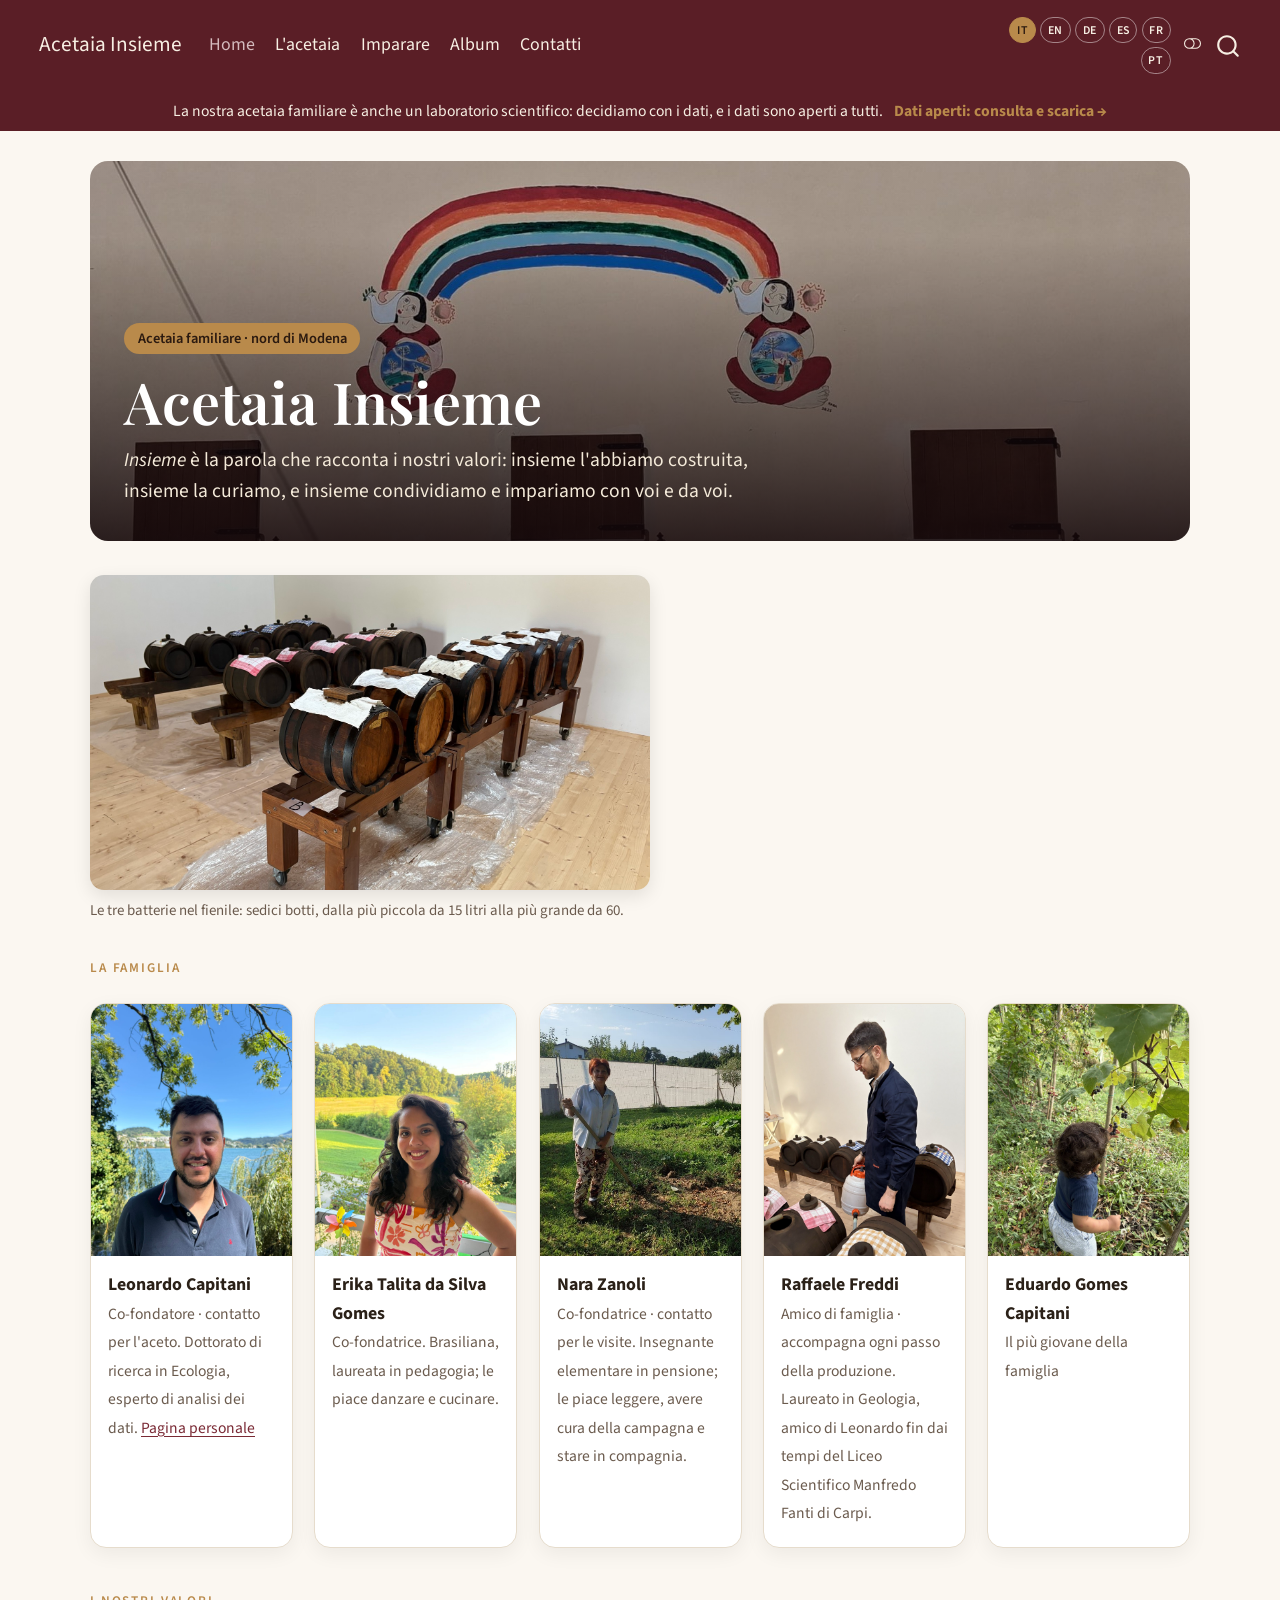
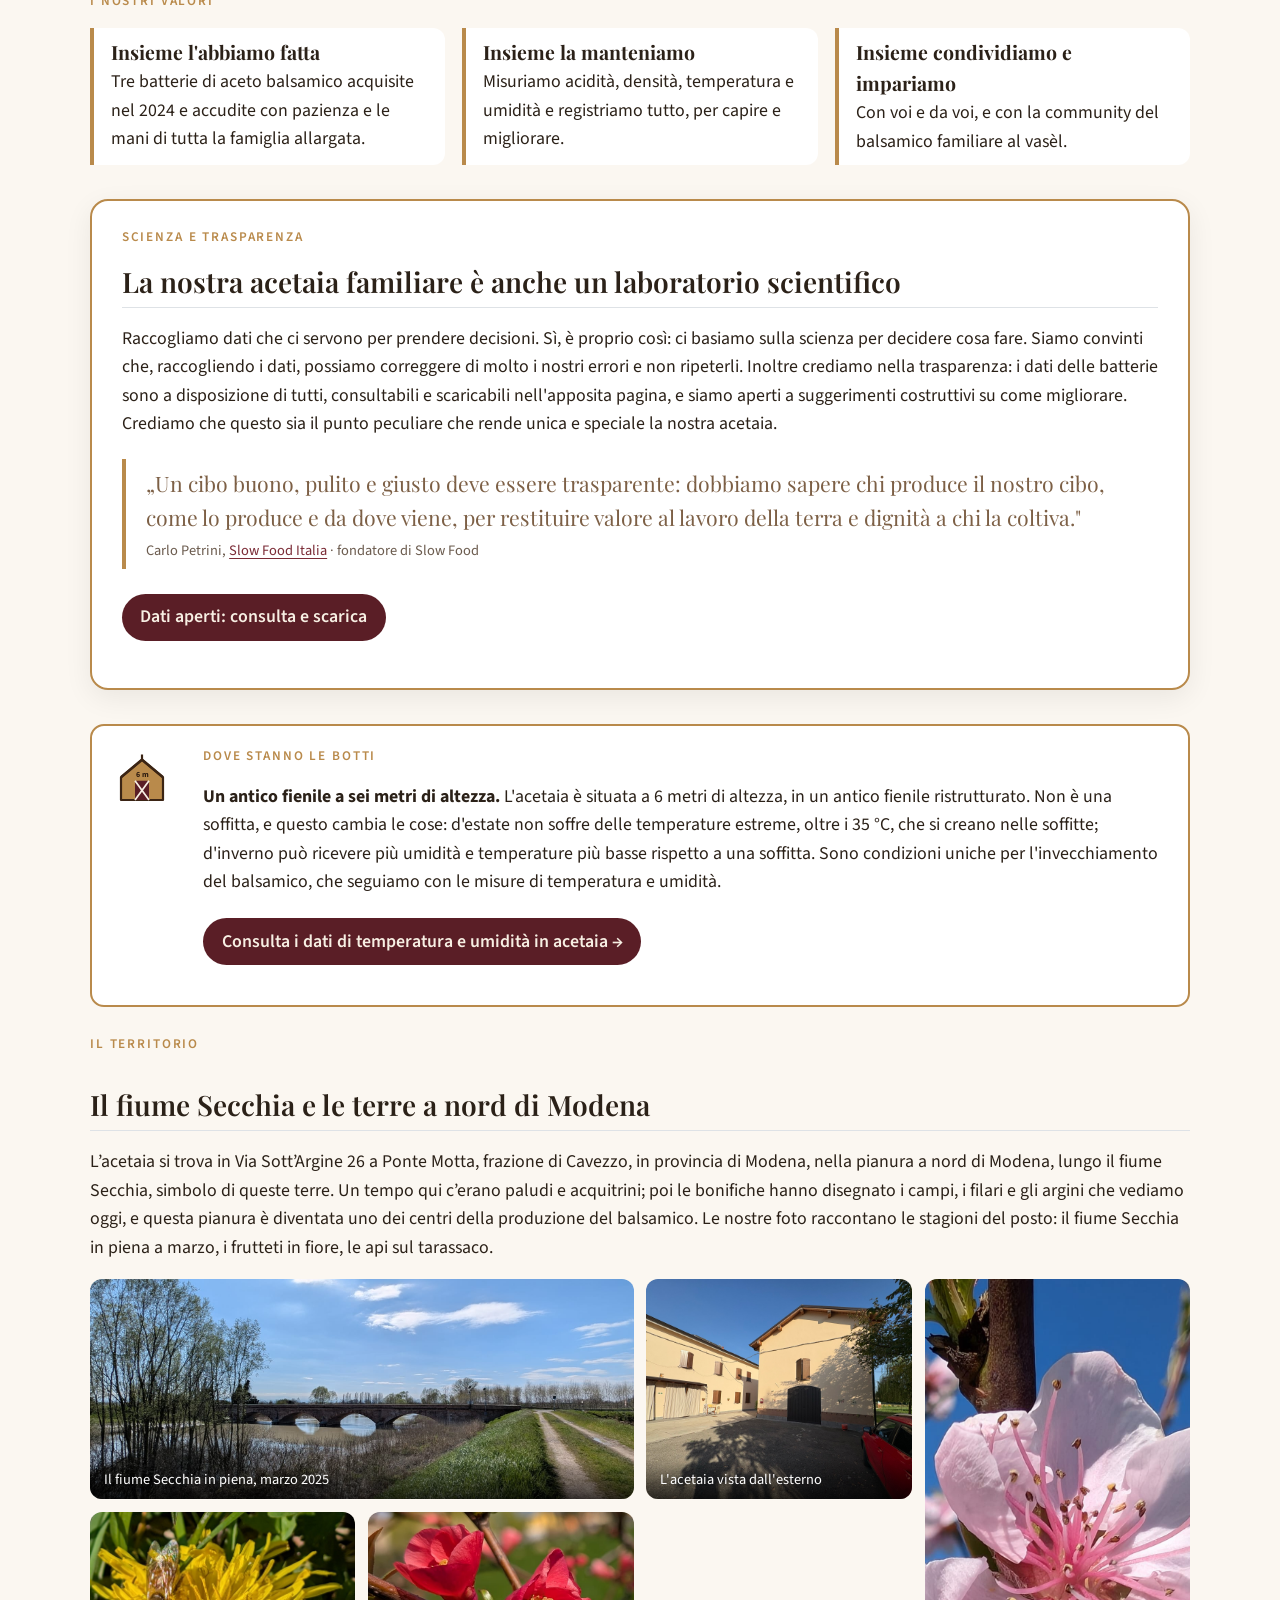
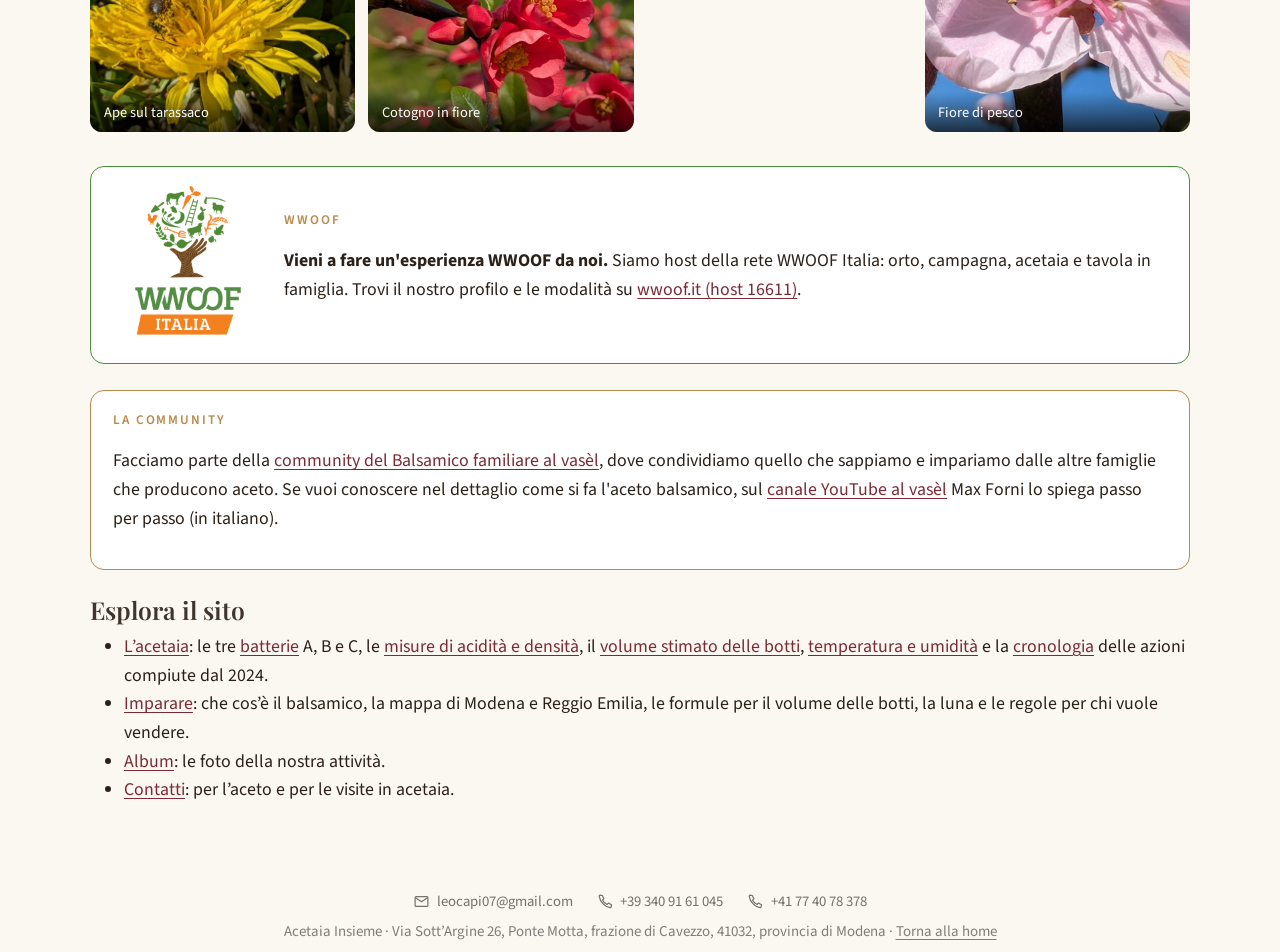
<file: docs/index.html>
<!DOCTYPE html>
<html xmlns="http://www.w3.org/1999/xhtml" lang="it" xml:lang="it"><head>

<meta charset="utf-8">
<meta name="generator" content="quarto-1.10.18">

<meta name="viewport" content="width=device-width, initial-scale=1.0, user-scalable=yes">


<title>Acetaia Insieme</title>
<style>
/* Default styles provided by pandoc.
** See https://pandoc.org/MANUAL.html#variables-for-html for config info.
*/
span.smallcaps{font-variant: small-caps;}
div.columns{display: flex; gap: 1.5em;}
div.column{flex: auto;}
@media screen {
div.columns{gap: min(4vw, 1.5em);}
div.column{overflow-x: auto;}
}
div.hanging-indent{margin-left: 1.5em; text-indent: -1.5em;}
ul.task-list{list-style: none;}
ul.task-list li input[type="checkbox"] {
  width: 0.8em;
  margin: 0 0.8em 0.2em -1em; /* quarto-specific, see https://github.com/quarto-dev/quarto-cli/issues/4556 */ 
  vertical-align: middle;
}
</style>


<script src="site_libs/quarto-nav/quarto-nav.js"></script>
<script src="site_libs/clipboard/clipboard.min.js"></script>
<script src="site_libs/quarto-search/autocomplete.umd.js"></script>
<script src="site_libs/quarto-search/fuse.min.js"></script>
<script src="site_libs/quarto-search/quarto-search.js"></script>
<meta name="quarto:offset" content="./">
<link href="./assets/favicon.svg" rel="icon" type="image/svg+xml">
<script src="site_libs/quarto-html/quarto.js" type="module"></script>
<script src="site_libs/quarto-html/tabsets/tabsets.js" type="module"></script>
<script src="site_libs/quarto-html/popper.min.js"></script>
<script src="site_libs/quarto-html/tippy.umd.min.js"></script>
<script src="site_libs/quarto-html/anchor.min.js"></script>
<link href="site_libs/quarto-html/tippy.css" rel="stylesheet">
<link href="site_libs/quarto-html/quarto-syntax-highlighting-64a204ab8560d761af7679ceaba22944.css" rel="stylesheet" class="quarto-color-scheme" id="quarto-text-highlighting-styles">
<link href="site_libs/quarto-html/quarto-syntax-highlighting-dark-b85bc7c33db8c58e0ec93c3465666fed.css" rel="stylesheet" class="quarto-color-scheme quarto-color-alternate" id="quarto-text-highlighting-styles">
<link href="site_libs/quarto-html/quarto-syntax-highlighting-64a204ab8560d761af7679ceaba22944.css" rel="stylesheet" class="quarto-color-scheme-extra" id="quarto-text-highlighting-styles">
<script src="site_libs/bootstrap/bootstrap.min.js"></script>
<link href="site_libs/bootstrap/bootstrap-icons.css" rel="stylesheet">
<link href="site_libs/bootstrap/bootstrap-2bea727b90382c11f6d861f7f147ed62.min.css" rel="stylesheet" append-hash="true" class="quarto-color-scheme" id="quarto-bootstrap" data-mode="light">
<link href="site_libs/bootstrap/bootstrap-dark-ac6c698bd94b7bc61811b1f618297ba7.min.css" rel="stylesheet" append-hash="true" class="quarto-color-scheme quarto-color-alternate" id="quarto-bootstrap" data-mode="dark">
<link href="site_libs/bootstrap/bootstrap-2bea727b90382c11f6d861f7f147ed62.min.css" rel="stylesheet" append-hash="true" class="quarto-color-scheme-extra" id="quarto-bootstrap" data-mode="light">
<script id="quarto-search-options" type="application/json">{
  "location": "navbar",
  "copy-button": false,
  "collapse-after": 3,
  "panel-placement": "end",
  "type": "overlay",
  "limit": 50,
  "keyboard-shortcut": [
    "f",
    "/",
    "s"
  ],
  "show-item-context": false,
  "language": {
    "search-no-results-text": "Nessun risultato",
    "search-matching-documents-text": "documenti trovati",
    "search-copy-link-title": "Copiare il link nella ricerca",
    "search-hide-matches-text": "Nascondere i risultati aggiuntivi",
    "search-more-match-text": "ci sono altri risultati in questo documento",
    "search-more-matches-text": "ulteriori risultati in questo documento",
    "search-clear-button-title": "Pulire",
    "search-text-placeholder": "",
    "search-detached-cancel-button-title": "Cancellare",
    "search-submit-button-title": "Inviare",
    "search-label": "Ricerca"
  }
}</script>
<link rel="preconnect" href="https://fonts.googleapis.com">
<link href="https://fonts.googleapis.com/css2?family=Playfair+Display:wght@500;700&amp;family=Source+Sans+3:wght@400;600&amp;display=swap" rel="stylesheet">
<script>
(function(){
  var saved=null; try{saved=localStorage.getItem('ai-lang');}catch(e){}
  document.documentElement.setAttribute('data-lang', saved||'it');
})();
</script>
<script src="assets/i18n.js" defer=""></script>


<link rel="stylesheet" href="styles.css">
</head>

<body class="nav-fixed quarto-light"><script id="quarto-html-before-body" type="application/javascript">
    const toggleBodyColorMode = (bsSheetEl) => {
      const mode = bsSheetEl.getAttribute("data-mode");
      const bodyEl = window.document.querySelector("body");
      if (mode === "dark") {
        bodyEl.classList.add("quarto-dark");
        bodyEl.classList.remove("quarto-light");
      } else {
        bodyEl.classList.add("quarto-light");
        bodyEl.classList.remove("quarto-dark");
      }
    }
    const toggleBodyColorPrimary = () => {
      const bsSheetEl = window.document.querySelector("link#quarto-bootstrap:not([rel=disabled-stylesheet])");
      if (bsSheetEl) {
        toggleBodyColorMode(bsSheetEl);
      }
    }
    const setColorSchemeToggle = (alternate) => {
      const toggles = window.document.querySelectorAll('.quarto-color-scheme-toggle');
      for (let i=0; i < toggles.length; i++) {
        const toggle = toggles[i];
        if (toggle) {
          if (alternate) {
            toggle.classList.add("alternate");
          } else {
            toggle.classList.remove("alternate");
          }
        }
      }
    };
    const toggleColorMode = (alternate) => {
      // Switch the stylesheets
      const primaryStylesheets = window.document.querySelectorAll('link.quarto-color-scheme:not(.quarto-color-alternate)');
      const alternateStylesheets = window.document.querySelectorAll('link.quarto-color-scheme.quarto-color-alternate');
      manageTransitions('#quarto-margin-sidebar .nav-link', false);
      if (alternate) {
        // note: dark is layered on light, we don't disable primary!
        enableStylesheet(alternateStylesheets);
        for (const sheetNode of alternateStylesheets) {
          if (sheetNode.id === "quarto-bootstrap") {
            toggleBodyColorMode(sheetNode);
          }
        }
      } else {
        disableStylesheet(alternateStylesheets);
        enableStylesheet(primaryStylesheets)
        toggleBodyColorPrimary();
      }
      manageTransitions('#quarto-margin-sidebar .nav-link', true);
      // Switch the toggles
      setColorSchemeToggle(alternate)
      // Hack to workaround the fact that safari doesn't
      // properly recolor the scrollbar when toggling (#1455)
      if (navigator.userAgent.indexOf('Safari') > 0 && navigator.userAgent.indexOf('Chrome') == -1) {
        manageTransitions("body", false);
        window.scrollTo(0, 1);
        setTimeout(() => {
          window.scrollTo(0, 0);
          manageTransitions("body", true);
        }, 40);
      }
    }
    const disableStylesheet = (stylesheets) => {
      for (let i=0; i < stylesheets.length; i++) {
        const stylesheet = stylesheets[i];
        stylesheet.rel = 'disabled-stylesheet';
      }
    }
    const enableStylesheet = (stylesheets) => {
      for (let i=0; i < stylesheets.length; i++) {
        const stylesheet = stylesheets[i];
        if(stylesheet.rel !== 'stylesheet') { // for Chrome, which will still FOUC without this check
          stylesheet.rel = 'stylesheet';
        }
      }
    }
    const manageTransitions = (selector, allowTransitions) => {
      const els = window.document.querySelectorAll(selector);
      for (let i=0; i < els.length; i++) {
        const el = els[i];
        if (allowTransitions) {
          el.classList.remove('notransition');
        } else {
          el.classList.add('notransition');
        }
      }
    }
    const isFileUrl = () => {
      return window.location.protocol === 'file:';
    }
    const hasAlternateSentinel = () => {
      let styleSentinel = getColorSchemeSentinel();
      if (styleSentinel !== null) {
        return styleSentinel === "alternate";
      } else {
        return false;
      }
    }
    const setStyleSentinel = (alternate) => {
      const value = alternate ? "alternate" : "default";
      if (!isFileUrl()) {
        window.localStorage.setItem("quarto-color-scheme", value);
      } else {
        localAlternateSentinel = value;
      }
    }
    const getColorSchemeSentinel = () => {
      if (!isFileUrl()) {
        const storageValue = window.localStorage.getItem("quarto-color-scheme");
        return storageValue != null ? storageValue : localAlternateSentinel;
      } else {
        return localAlternateSentinel;
      }
    }
    const toggleGiscusIfUsed = (isAlternate, darkModeDefault) => {
      const baseTheme = document.querySelector('#giscus-base-theme')?.value ?? 'light';
      const alternateTheme = document.querySelector('#giscus-alt-theme')?.value ?? 'dark';
      let newTheme = '';
      if(authorPrefersDark) {
        newTheme = isAlternate ? baseTheme : alternateTheme;
      } else {
        newTheme = isAlternate ? alternateTheme : baseTheme;
      }
      const changeGiscusTheme = () => {
        // From: https://github.com/giscus/giscus/issues/336
        const sendMessage = (message) => {
          const iframe = document.querySelector('iframe.giscus-frame');
          if (!iframe) return;
          iframe.contentWindow.postMessage({ giscus: message }, 'https://giscus.app');
        }
        sendMessage({
          setConfig: {
            theme: newTheme
          }
        });
      }
      const isGiscussLoaded = window.document.querySelector('iframe.giscus-frame') !== null;
      if (isGiscussLoaded) {
        changeGiscusTheme();
      }
    };
    const authorPrefersDark = false;
    const darkModeDefault = authorPrefersDark;
      document.querySelector('link#quarto-text-highlighting-styles.quarto-color-scheme-extra').rel = 'disabled-stylesheet';
      document.querySelector('link#quarto-bootstrap.quarto-color-scheme-extra').rel = 'disabled-stylesheet';
    let localAlternateSentinel = darkModeDefault ? 'alternate' : 'default';
    // Dark / light mode switch
    window.quartoToggleColorScheme = () => {
      // Read the current dark / light value
      let toAlternate = !hasAlternateSentinel();
      toggleColorMode(toAlternate);
      setStyleSentinel(toAlternate);
      toggleGiscusIfUsed(toAlternate, darkModeDefault);
      window.dispatchEvent(new Event('resize'));
    };
    // Switch to dark mode if need be
    if (hasAlternateSentinel()) {
      toggleColorMode(true);
    } else {
      toggleColorMode(false);
    }
  </script>

<div id="quarto-search-results"></div>
  <header id="quarto-header" class="headroom fixed-top">
    <nav class="navbar navbar-expand-lg " data-bs-theme="dark">
      <div class="navbar-container container-fluid">
      <div class="navbar-brand-container mx-auto">
    <a href="./index.html" class="navbar-brand navbar-brand-logo">
    <img src="./assets/favicon.svg" alt="" class="navbar-logo light-content">
    <img src="./assets/favicon.svg" alt="" class="navbar-logo dark-content">
    </a>
    <a class="navbar-brand" href="./index.html">
    <span class="navbar-title">Acetaia Insieme</span>
    </a>
  </div>
            <div id="quarto-search" class="" title="Ricerca"></div>
          <button class="navbar-toggler" type="button" data-bs-toggle="collapse" data-bs-target="#navbarCollapse" aria-controls="navbarCollapse" role="menu" aria-expanded="false" aria-label="Attiva/disattiva la navigazione" onclick="if (window.quartoToggleHeadroom) { window.quartoToggleHeadroom(); }">
  <span class="navbar-toggler-icon"></span>
</button>
          <div class="collapse navbar-collapse" id="navbarCollapse">
            <ul class="navbar-nav navbar-nav-scroll me-auto">
  <li class="nav-item">
    <a class="nav-link active" href="./index.html" aria-current="page"> 
<span class="menu-text">Home</span></a>
  </li>  
  <li class="nav-item">
    <a class="nav-link" href="./acetaia.html"> 
<span class="menu-text">L’acetaia</span></a>
  </li>  
  <li class="nav-item">
    <a class="nav-link" href="./imparare.html"> 
<span class="menu-text">Imparare</span></a>
  </li>  
  <li class="nav-item">
    <a class="nav-link" href="./album.html"> 
<span class="menu-text">Album</span></a>
  </li>  
  <li class="nav-item">
    <a class="nav-link" href="./contatti.html"> 
<span class="menu-text">Contatti</span></a>
  </li>  
</ul>
          </div> <!-- /navcollapse -->
            <div class="quarto-navbar-tools">
  <a href="" class="quarto-color-scheme-toggle quarto-navigation-tool  px-1" onclick="window.quartoToggleColorScheme(); return false;" title="Attiva/disattiva la modalità oscura"><i class="bi"></i></a>
</div>
      </div> <!-- /container-fluid -->
    </nav>
</header>
<!-- content -->
<div id="quarto-content" class="quarto-container page-columns page-rows-contents page-layout-full page-navbar">
<!-- sidebar -->
<!-- margin-sidebar -->
    
<!-- main -->
<main class="content column-page" id="quarto-document-content"><header id="title-block-header" class="quarto-title-block"></header>





<section class="hero">
  <div class="inner">
    <span class="badge-family">
      <span class="l" lang="it">Acetaia familiare · nord di Modena</span>
      <span class="l" lang="en">Family acetaia · north of Modena</span>
      <span class="l" lang="de">Familien-Acetaia · nördlich von Modena</span><span class="l" lang="es">Acetaia familiar · norte de Módena</span><span class="l" lang="fr">Acetaia familiale · au nord de Modène</span><span class="l" lang="pt">Acetaia familiar · norte de Módena</span>
    </span>
    <h1>Acetaia Insieme</h1>
    <p>
      <span class="l" lang="it"><em>Insieme</em> è la parola che racconta i nostri valori: insieme l'abbiamo costruita, insieme la curiamo, e insieme condividiamo e impariamo con voi e da voi.</span>
      <span class="l" lang="en"><em>Insieme</em> means "together", and it is the word that carries our values: together we built it, together we look after it, and together we share and learn with you and from you.</span>
      <span class="l" lang="de"><em>Insieme</em> heißt „gemeinsam" und beschreibt unsere Werte: gemeinsam haben wir sie aufgebaut, gemeinsam pflegen wir sie, und gemeinsam teilen und lernen wir mit euch und von euch.</span><span class="l" lang="es"><em>Insieme</em> («juntos») es la palabra que resume nuestros valores: juntos la hemos construido, juntos la cuidamos, y juntos compartimos y aprendemos con vosotros y de vosotros.</span><span class="l" lang="fr"><em>Insieme</em> (« ensemble ») est le mot qui raconte nos valeurs : ensemble nous l'avons construite, ensemble nous en prenons soin, et ensemble nous partageons et apprenons avec vous et de vous.</span><span class="l" lang="pt"><em>Insieme</em> ("juntos") é a palavra que conta os nossos valores: juntos a construímos, juntos cuidamos dela, e juntos compartilhamos e aprendemos com vocês e de vocês.</span>
    </p>
  </div>
</section>
<figure class="home-foto figure"><a href="acetaia.html#batterie"><img src="foto/batterie_1.jpg" alt="Le tre batterie dell'Acetaia Insieme" class="figure-img"></a><figcaption><span class="l" lang="it">Le tre batterie nel fienile: sedici botti, dalla più piccola da 15 litri alla più grande da 60.</span><span class="l" lang="en">The three batteries in the hayloft: sixteen barrels, from the smallest at 15 litres to the largest at 60.</span><span class="l" lang="de">Die drei Batterien in der Scheune: sechzehn Fässer, vom kleinsten mit 15 Litern bis zum größten mit 60.</span><span class="l" lang="es">Las tres baterías en el pajar: dieciséis barriles, desde el más pequeño de 15 litros hasta el más grande de 60.</span><span class="l" lang="fr">Les trois batteries dans la grange : seize fûts, du plus petit de 15 litres au plus grand de 60.</span><span class="l" lang="pt">As três baterias no celeiro: dezesseis barris, do menor de 15 litros ao maior de 60.</span></figcaption></figure>
<div class="l" lang="it">
<p class="eyebrow">
La famiglia
</p>
</div>
<div class="l" lang="en">
<p class="eyebrow">
The family
</p>
</div>
<div class="l" lang="de">
<p class="eyebrow">
Die Familie
</p>
</div>
<div class="l" lang="es">
<p class="eyebrow">
La familia
</p>
</div>
<div class="l" lang="fr">
<p class="eyebrow">
La famille
</p>
</div>
<div class="l" lang="pt">
<p class="eyebrow">
A família
</p>
</div>
<div class="family">
  <div class="person"><img src="foto/leonardo_capitani.jpg" alt="Leonardo Capitani">
    <div class="meta"><strong>Leonardo Capitani</strong>
      <small><span class="l" lang="it">Co-fondatore · contatto per l'aceto. Dottorato di ricerca in Ecologia, esperto di analisi dei dati. <a href="https://leomarameo7.github.io">Pagina personale</a></span><span class="l" lang="en">Co-founder · contact for the vinegar. PhD in Ecology, expert in data analysis. <a href="https://leomarameo7.github.io">Personal page</a></span><span class="l" lang="de">Mitgründer · Kontakt für den Essig. Promotion in Ökologie, Experte für Datenanalyse. <a href="https://leomarameo7.github.io">Persönliche Seite</a></span><span class="l" lang="es">Cofundador · contacto para el vinagre. Doctor en Ecología, experto en análisis de datos. <a href="https://leomarameo7.github.io">Página personal</a></span><span class="l" lang="fr">Co-fondateur · contact pour le vinaigre. Docteur en écologie, spécialiste de l'analyse de données. <a href="https://leomarameo7.github.io">Page personnelle</a></span><span class="l" lang="pt">Cofundador · contato para o vinagre. Doutorado em Ecologia, especialista em análise de dados. <a href="https://leomarameo7.github.io">Página pessoal</a></span></small></div></div>
  <div class="person"><img src="foto/erika_talita.jpg" alt="Erika Talita da Silva Gomes">
    <div class="meta"><strong>Erika Talita da Silva Gomes</strong>
      <small><span class="l" lang="it">Co-fondatrice. Brasiliana, laureata in pedagogia; le piace danzare e cucinare.</span><span class="l" lang="en">Co-founder. Brazilian, with a degree in pedagogy; she loves dancing and cooking.</span><span class="l" lang="de">Mitgründerin. Brasilianerin, Abschluss in Pädagogik; sie tanzt und kocht gern.</span><span class="l" lang="es">Cofundadora. Brasileña, licenciada en pedagogía; le gusta bailar y cocinar.</span><span class="l" lang="fr">Co-fondatrice. Brésilienne, diplômée en pédagogie ; elle aime danser et cuisiner.</span><span class="l" lang="pt">Cofundadora. Brasileira, formada em pedagogia; gosta de dançar e cozinhar.</span></small></div></div>
  <div class="person"><img src="foto/nara_zanoli.jpg" alt="Nara Zanoli">
    <div class="meta"><strong>Nara Zanoli</strong>
      <small><span class="l" lang="it">Co-fondatrice · contatto per le visite. Insegnante elementare in pensione; le piace leggere, avere cura della campagna e stare in compagnia.</span><span class="l" lang="en">Co-founder · contact for visits. Retired primary-school teacher; she loves reading, caring for the countryside and good company.</span><span class="l" lang="de">Mitgründerin · Kontakt für Besuche. Grundschullehrerin im Ruhestand; sie liest gern, pflegt das Land und ist gern in Gesellschaft.</span><span class="l" lang="es">Cofundadora · contacto para las visitas. Maestra de primaria jubilada; le gusta leer, cuidar del campo y estar en compañía.</span><span class="l" lang="fr">Co-fondatrice · contact pour les visites. Institutrice à la retraite ; elle aime lire, prendre soin de la campagne et être en bonne compagnie.</span><span class="l" lang="pt">Cofundadora · contato para as visitas. Professora primária aposentada; gosta de ler, de cuidar do campo e de estar em boa companhia.</span></small></div></div>
  <div class="person"><img src="foto/raffaele_travasi.jpg" alt="Raffaele Freddi durante i travasi">
    <div class="meta"><strong>Raffaele Freddi</strong>
      <small><span class="l" lang="it">Amico di famiglia · accompagna ogni passo della produzione. Laureato in Geologia, amico di Leonardo fin dai tempi del Liceo Scientifico Manfredo Fanti di Carpi.</span><span class="l" lang="en">Family friend · accompanies every step of the production. He has a degree in Geology and has been Leonardo's friend since their days at the Liceo Scientifico Manfredo Fanti in Carpi.</span><span class="l" lang="de">Freund der Familie · begleitet jeden Schritt der Produktion. Er hat einen Abschluss in Geologie und ist seit der gemeinsamen Zeit am Liceo Scientifico Manfredo Fanti in Carpi mit Leonardo befreundet.</span><span class="l" lang="es">Amigo de la familia · acompaña cada paso de la producción. Licenciado en Geología, amigo de Leonardo desde los tiempos del Liceo Scientifico Manfredo Fanti de Carpi.</span><span class="l" lang="fr">Ami de la famille · il accompagne chaque étape de la production. Diplômé en géologie, ami de Leonardo depuis le Liceo Scientifico Manfredo Fanti de Carpi.</span><span class="l" lang="pt">Amigo da família · acompanha cada passo da produção. Formado em Geologia, amigo de Leonardo desde os tempos do Liceo Scientifico Manfredo Fanti de Carpi.</span></small></div></div>
  <div class="person"><img src="foto/eduardo_uva.jpg" alt="Eduardo tra le viti" style="object-position:center 35%">
    <div class="meta"><strong>Eduardo Gomes Capitani</strong>
      <small><span class="l" lang="it">Il più giovane della famiglia</span><span class="l" lang="en">The youngest of the family</span><span class="l" lang="de">Der Jüngste der Familie</span><span class="l" lang="es">El más joven de la familia</span><span class="l" lang="fr">Le plus jeune de la famille</span><span class="l" lang="pt">O mais jovem da família</span></small></div></div>
</div>
<p class="eyebrow"><span class="l" lang="it">I nostri valori</span><span class="l" lang="en">Our values</span><span class="l" lang="de">Unsere Werte</span><span class="l" lang="es">Nuestros valores</span><span class="l" lang="fr">Nos valeurs</span><span class="l" lang="pt">Os nossos valores</span></p>
<div class="values">
  <div class="value"><strong><span class="l" lang="it">Insieme l'abbiamo fatta</span><span class="l" lang="en">Together we made it</span><span class="l" lang="de">Gemeinsam gebaut</span><span class="l" lang="es">Juntos la hemos hecho</span><span class="l" lang="fr">Ensemble, nous l'avons créée</span><span class="l" lang="pt">Juntos a construímos</span></strong>
    <span class="l" lang="it">Tre batterie di aceto balsamico acquisite nel 2024 e accudite con pazienza e le mani di tutta la famiglia allargata.</span>
    <span class="l" lang="en">Three batteries of balsamic vinegar acquired in 2024 and cared for with patience and the hands of the whole extended family.</span>
    <span class="l" lang="de">Drei Batterien Balsamessig, 2024 erworben und mit Geduld und den Händen der ganzen erweiterten Familie gepflegt.</span><span class="l" lang="es">Tres baterías de vinagre balsámico adquiridas en 2024 y cuidadas con paciencia y las manos de toda la familia extensa.</span><span class="l" lang="fr">Trois batteries de vinaigre balsamique acquises en 2024 et soignées avec patience et les mains de toute la famille élargie.</span><span class="l" lang="pt">Três baterias de vinagre balsâmico adquiridas em 2024 e cuidadas com paciência e as mãos de toda a família estendida.</span></div>
  <div class="value"><strong><span class="l" lang="it">Insieme la manteniamo</span><span class="l" lang="en">Together we maintain it</span><span class="l" lang="de">Gemeinsam gepflegt</span><span class="l" lang="es">Juntos la mantenemos</span><span class="l" lang="fr">Ensemble, nous l'entretenons</span><span class="l" lang="pt">Juntos cuidamos dela</span></strong>
    <span class="l" lang="it">Misuriamo acidità, densità, temperatura e umidità e registriamo tutto, per capire e migliorare.</span>
    <span class="l" lang="en">We measure acidity, density, temperature and humidity and record everything, to understand and improve.</span>
    <span class="l" lang="de">Wir messen Säure, Dichte, Temperatur und Luftfeuchte und protokollieren alles, um zu verstehen und besser zu werden.</span><span class="l" lang="es">Medimos acidez, densidad, temperatura y humedad, y lo registramos todo, para entender y mejorar.</span><span class="l" lang="fr">Nous mesurons l'acidité, la densité, la température et l'humidité, et nous notons tout, pour comprendre et progresser.</span><span class="l" lang="pt">Medimos acidez, densidade, temperatura e umidade e registramos tudo, para entender e melhorar.</span></div>
  <div class="value"><strong><span class="l" lang="it">Insieme condividiamo e impariamo</span><span class="l" lang="en">Together we share and learn</span><span class="l" lang="de">Gemeinsam teilen und lernen</span><span class="l" lang="es">Juntos compartimos y aprendemos</span><span class="l" lang="fr">Ensemble, nous partageons et apprenons</span><span class="l" lang="pt">Juntos compartilhamos e aprendemos</span></strong>
    <span class="l" lang="it">Con voi e da voi, e con la community del balsamico familiare al vasèl.</span>
    <span class="l" lang="en">With you and from you, and with the al vasèl community of family balsamic makers.</span>
    <span class="l" lang="de">Mit euch und von euch, und mit der al vasèl-Community der Familien-Balsamico-Hersteller.</span><span class="l" lang="es">Con vosotros y de vosotros, y con la comunidad del balsámico familiar al vasèl.</span><span class="l" lang="fr">Avec vous et de vous, et avec la communauté du balsamique familial al vasèl.</span><span class="l" lang="pt">Com vocês e de vocês, e com a comunidade do balsâmico familiar al vasèl.</span></div>
</div>
<section class="science">
  <p class="eyebrow"><span class="l" lang="it">Scienza e trasparenza</span><span class="l" lang="en">Science and transparency</span><span class="l" lang="de">Wissenschaft und Transparenz</span><span class="l" lang="es">Ciencia y transparencia</span><span class="l" lang="fr">Science et transparence</span><span class="l" lang="pt">Ciência e transparência</span></p>
  <h2 class="anchored"><span class="l" lang="it">La nostra acetaia familiare è anche un laboratorio scientifico</span><span class="l" lang="en">Our family acetaia is also a scientific laboratory</span><span class="l" lang="de">Unsere Familien-Acetaia ist auch ein wissenschaftliches Labor</span><span class="l" lang="es">Nuestra acetaia familiar es también un laboratorio científico</span><span class="l" lang="fr">Notre acetaia familiale est aussi un laboratoire scientifique</span><span class="l" lang="pt">A nossa acetaia familiar também é um laboratório científico</span></h2>
  <p class="l" lang="it">Raccogliamo dati che ci servono per prendere decisioni. Sì, è proprio così: ci basiamo sulla scienza per decidere cosa fare. Siamo convinti che, raccogliendo i dati, possiamo correggere di molto i nostri errori e non ripeterli. Inoltre crediamo nella trasparenza: i dati delle batterie sono a disposizione di tutti, consultabili e scaricabili nell'apposita pagina, e siamo aperti a suggerimenti costruttivi su come migliorare. Crediamo che questo sia il punto peculiare che rende unica e speciale la nostra acetaia.</p>
  <p class="l" lang="en">We collect the data we need to make decisions. Yes, exactly that: we rely on science to decide what to do. We are convinced that by collecting data we can correct our mistakes a great deal and avoid repeating them. We also believe in transparency: the batteries' data are available to everyone, to consult and download on the dedicated page, and we welcome constructive suggestions on how to improve. We believe this is the peculiar trait that makes our acetaia unique and special.</p>
  <p class="l" lang="de">Wir sammeln die Daten, die wir brauchen, um Entscheidungen zu treffen. Ja, genau so: wir stützen uns auf die Wissenschaft, um zu entscheiden, was zu tun ist. Wir sind überzeugt, dass wir durch das Sammeln von Daten unsere Fehler deutlich korrigieren und nicht wiederholen können. Außerdem glauben wir an Transparenz: die Daten der Batterien stehen allen zur Verfügung, einsehbar und herunterladbar auf der eigenen Seite, und wir sind offen für konstruktive Vorschläge, wie wir besser werden können. Wir glauben, dass dies die Besonderheit ist, die unsere Acetaia einzigartig macht.</p><p class="l" lang="es">Recogemos los datos que necesitamos para tomar decisiones. Sí, es exactamente así: nos basamos en la ciencia para decidir qué hacer. Estamos convencidos de que, recogiendo datos, podemos corregir en gran medida nuestros errores y no repetirlos. Además creemos en la transparencia: los datos de las baterías están a disposición de todos, se pueden consultar y descargar en la página correspondiente, y estamos abiertos a sugerencias constructivas sobre cómo mejorar. Creemos que este es el rasgo peculiar que hace única y especial a nuestra acetaia.</p><p class="l" lang="fr">Nous recueillons les données dont nous avons besoin pour prendre nos décisions. Oui, c'est bien cela : nous nous appuyons sur la science pour décider quoi faire. Nous sommes convaincus qu'en recueillant des données, nous pouvons corriger en grande partie nos erreurs et ne pas les répéter. Nous croyons aussi à la transparence : les données des batteries sont à la disposition de tous, consultables et téléchargeables sur la page dédiée, et nous sommes ouverts aux suggestions constructives pour nous améliorer. Nous pensons que c'est là le trait particulier qui rend notre acetaia unique et spéciale.</p><p class="l" lang="pt">Coletamos os dados de que precisamos para tomar decisões. Sim, é isso mesmo: nos baseamos na ciência para decidir o que fazer. Estamos convencidos de que, coletando dados, podemos corrigir em boa parte os nossos erros e não repeti-los. Além disso, acreditamos na transparência: os dados das baterias estão à disposição de todos, podem ser consultados e baixados na página dedicada, e estamos abertos a sugestões construtivas sobre como melhorar. Acreditamos que este seja o ponto peculiar que torna a nossa acetaia única e especial.</p>
  <blockquote class="quote blockquote">
    <p>„Un cibo buono, pulito e giusto deve essere trasparente: dobbiamo sapere chi produce il nostro cibo, come lo produce e da dove viene, per restituire valore al lavoro della terra e dignità a chi la coltiva."</p>
    <footer>Carlo Petrini, <a href="https://www.slowfood.it">Slow Food Italia</a> · <span class="l" lang="it">fondatore di Slow Food</span><span class="l" lang="en">founder of Slow Food: "Good, clean and fair food must be transparent: we must know who produces our food, how and where it comes from, to give value back to the work of the land and dignity to those who farm it."</span><span class="l" lang="de">Gründer von Slow Food: „Gutes, sauberes und faires Essen muss transparent sein: wir müssen wissen, wer unser Essen erzeugt, wie und woher es kommt, um der Arbeit auf dem Land ihren Wert und denen, die es bestellen, ihre Würde zurückzugeben."</span><span class="l" lang="es">fundador de Slow Food</span><span class="l" lang="fr">fondateur de Slow Food</span><span class="l" lang="pt">fundador do Slow Food</span></footer>
  </blockquote>
  <p><a class="btn-ai" href="./acetaia.html#dati"><span class="l" lang="it">Dati aperti: consulta e scarica</span><span class="l" lang="en">Open data: consult and download</span><span class="l" lang="de">Offene Daten: ansehen und herunterladen</span><span class="l" lang="es">Datos abiertos: consulta y descarga</span><span class="l" lang="fr">Données ouvertes : consultez et téléchargez</span><span class="l" lang="pt">Dados abertos: consulte e baixe</span></a></p>
</section>
<div class="callout-ai gold fienile">
  <div class="fienile-icon"><svg viewbox="0 0 64 64" width="56" height="56" aria-hidden="true"><path d="M8 30 L32 10 L56 30 V56 H8 Z" fill="#b98a4b" stroke="#3b2414" stroke-width="2.5" stroke-linejoin="round"></path><path d="M8 30 L32 10 L56 30" fill="none" stroke="#3b2414" stroke-width="3"></path><rect x="24" y="34" width="16" height="22" rx="2" fill="#5a1e26"></rect><path d="M24 34 L40 56 M40 34 L24 56" stroke="#f7efe3" stroke-width="2"></path><path d="M32 4 v6" stroke="#3b2414" stroke-width="2.5"></path><text x="32" y="30" text-anchor="middle" font-size="9" font-weight="700" fill="#2b1a10" font-family="Source Sans 3, sans-serif">6 m</text></svg></div>
  <div><p class="eyebrow"><span class="l" lang="it">Dove stanno le botti</span><span class="l" lang="en">Where the barrels are</span><span class="l" lang="de">Wo die Fässer stehen</span><span class="l" lang="es">Dónde están los barriles</span><span class="l" lang="fr">Où sont les fûts</span><span class="l" lang="pt">Onde ficam os barris</span></p>
  <p><span class="l" lang="it"><strong>Un antico fienile a sei metri di altezza.</strong> L'acetaia è situata a 6 metri di altezza, in un antico fienile ristrutturato. Non è una soffitta, e questo cambia le cose: d'estate non soffre delle temperature estreme, oltre i 35 °C, che si creano nelle soffitte; d'inverno può ricevere più umidità e temperature più basse rispetto a una soffitta. Sono condizioni uniche per l'invecchiamento del balsamico, che seguiamo con le misure di temperatura e umidità.</span><span class="l" lang="en"><strong>An old hayloft six metres up.</strong> The acetaia sits 6 metres above the ground, in an old restored hayloft. It is not an attic, and that changes things: in summer it does not suffer the extreme temperatures, above 35 °C, that build up in attics; in winter it can receive more humidity and lower temperatures than an attic. These are unique conditions for ageing balsamic vinegar, which we follow with temperature and humidity measurements.</span><span class="l" lang="de"><strong>Eine alte Scheune in sechs Metern Höhe.</strong> Die Acetaia liegt 6 Meter über dem Boden, in einer alten, restaurierten Scheune. Es ist kein Dachboden, und das macht den Unterschied: im Sommer leidet sie nicht unter den extremen Temperaturen über 35 °C, die in Dachböden entstehen; im Winter kann sie mehr Feuchtigkeit und niedrigere Temperaturen aufnehmen als ein Dachboden. Das sind einzigartige Bedingungen für die Reifung des Balsamico, die wir mit Temperatur- und Luftfeuchtemessungen verfolgen.</span><span class="l" lang="es"><strong>Un antiguo pajar a seis metros de altura.</strong> La acetaia está situada a 6 metros de altura, en un antiguo pajar restaurado. No es un desván, y eso cambia las cosas: en verano no sufre las temperaturas extremas, por encima de 35 °C, que se crean en los desvanes; en invierno puede recibir más humedad y temperaturas más bajas que un desván. Son condiciones únicas para el envejecimiento del balsámico, que seguimos con las medidas de temperatura y humedad.</span><span class="l" lang="fr"><strong>Une ancienne grange à six mètres de hauteur.</strong> L'acetaia est située à 6 mètres de hauteur, dans une ancienne grange restaurée. Ce n'est pas un grenier, et cela change tout : en été, elle ne subit pas les températures extrêmes, au-delà de 35 °C, qui se créent dans les greniers ; en hiver, elle peut recevoir plus d'humidité et des températures plus basses qu'un grenier. Ce sont des conditions uniques pour le vieillissement du balsamique, que nous suivons avec les mesures de température et d'humidité.</span><span class="l" lang="pt"><strong>Um antigo celeiro a seis metros de altura.</strong> A acetaia fica a 6 metros de altura, em um antigo celeiro restaurado. Não é um sótão, e isso muda tudo: no verão não sofre as temperaturas extremas, acima de 35 °C, que se formam nos sótãos; no inverno pode receber mais umidade e temperaturas mais baixas do que um sótão. São condições únicas para o envelhecimento do balsâmico, que acompanhamos com as medições de temperatura e umidade.</span></p>
  <p class="fienile-link"><a class="btn-ai" href="acetaia.html#temperatura-umidita"><span class="l" lang="it">Consulta i dati di temperatura e umidità in acetaia →</span><span class="l" lang="en">See the temperature and humidity data in the acetaia →</span><span class="l" lang="de">Temperatur- und Luftfeuchtedaten in der Acetaia ansehen →</span><span class="l" lang="es">Consulta los datos de temperatura y humedad en la acetaia →</span><span class="l" lang="fr">Consulter les données de température et d'humidité dans l'acetaia →</span><span class="l" lang="pt">Consulte os dados de temperatura e umidade na acetaia →</span></a></p></div>
</div>
<div class="l" lang="it">
<p class="eyebrow">
Il territorio
</p>
<section id="il-fiume-secchia-e-le-terre-a-nord-di-modena" class="level2">
<h2 class="anchored" data-anchor-id="il-fiume-secchia-e-le-terre-a-nord-di-modena">Il fiume Secchia e le terre a nord di Modena</h2>
<p>L’acetaia si trova in Via Sott’Argine 26 a Ponte Motta, frazione di Cavezzo, in provincia di Modena, nella pianura a nord di Modena, lungo il fiume Secchia, simbolo di queste terre. Un tempo qui c’erano paludi e acquitrini; poi le bonifiche hanno disegnato i campi, i filari e gli argini che vediamo oggi, e questa pianura è diventata uno dei centri della produzione del balsamico. Le nostre foto raccontano le stagioni del posto: il fiume Secchia in piena a marzo, i frutteti in fiore, le api sul tarassaco.</p>
</section>
</div>
<div class="l" lang="en">
<p class="eyebrow">
The land
</p>
<section id="the-secchia-river-and-the-plain-north-of-modena" class="level2">
<h2 class="anchored" data-anchor-id="the-secchia-river-and-the-plain-north-of-modena">The Secchia river and the plain north of Modena</h2>
<p>The acetaia is at Via Sott’Argine 26 in Ponte Motta, a hamlet of Cavezzo, in the province of Modena, in the plain north of Modena, along the Secchia river, a symbol of this land. This used to be marsh and wetland; land reclamation then drew the fields, vine rows and embankments we see today, and the plain became one of the centres of balsamic vinegar production. Our photos follow the seasons here: the river Secchia in flood in March, the orchards in bloom, the bees on dandelions.</p>
</section>
</div>
<div class="l" lang="de">
<p class="eyebrow">
Die Gegend
</p>
<section id="der-fluss-secchia-und-die-ebene-nördlich-von-modena" class="level2">
<h2 class="anchored" data-anchor-id="der-fluss-secchia-und-die-ebene-nördlich-von-modena">Der Fluss Secchia und die Ebene nördlich von Modena</h2>
<p>Die Acetaia liegt in der Via Sott’Argine 26 in Ponte Motta, einem Ortsteil von Cavezzo, in der Provinz Modena, in der Ebene nördlich von Modena, am Fluss Secchia, einem Symbol dieser Gegend. Früher waren hier Sümpfe und Feuchtgebiete; die Trockenlegung hat die Felder, Rebzeilen und Deiche gezeichnet, die wir heute sehen, und die Ebene wurde zu einem der Zentren der Balsamico-Produktion. Unsere Fotos zeigen die Jahreszeiten hier: den Fluss Secchia bei Hochwasser im März, die blühenden Obstgärten, die Bienen auf dem Löwenzahn.</p>
</section>
</div>
<div class="l" lang="es">
<p class="eyebrow">
El territorio
</p>
<section id="el-río-secchia-y-las-tierras-al-norte-de-módena" class="level2">
<h2 class="anchored" data-anchor-id="el-río-secchia-y-las-tierras-al-norte-de-módena">El río Secchia y las tierras al norte de Módena</h2>
<p>La acetaia está en Via Sott’Argine 26, en Ponte Motta, pedanía de Cavezzo, provincia de Módena, en la llanura al norte de Módena, junto al río Secchia, símbolo de estas tierras. Antaño aquí había pantanos y marismas; después las obras de saneamiento dibujaron los campos, las hileras de viñas y los diques que vemos hoy, y esta llanura se convirtió en uno de los centros de producción del balsámico. Nuestras fotos cuentan las estaciones del lugar: el río Secchia en crecida en marzo, los frutales en flor, las abejas sobre el diente de león.</p>
</section>
</div>
<div class="l" lang="fr">
<p class="eyebrow">
Le territoire
</p>
<section id="le-fleuve-secchia-et-les-terres-au-nord-de-modène" class="level2">
<h2 class="anchored" data-anchor-id="le-fleuve-secchia-et-les-terres-au-nord-de-modène">Le fleuve Secchia et les terres au nord de Modène</h2>
<p>L’acetaia se trouve Via Sott’Argine 26 à Ponte Motta, hameau de Cavezzo, dans la province de Modène, dans la plaine au nord de Modène, le long du fleuve Secchia, symbole de ces terres. Autrefois, il y avait ici des marais et des marécages ; puis les travaux d’assèchement ont dessiné les champs, les rangs de vigne et les digues que nous voyons aujourd’hui, et cette plaine est devenue l’un des centres de la production du balsamique. Nos photos racontent les saisons du lieu : le fleuve Secchia en crue en mars, les vergers en fleurs, les abeilles sur les pissenlits.</p>
</section>
</div>
<div class="l" lang="pt">
<p class="eyebrow">
O território
</p>
<section id="o-rio-secchia-e-as-terras-ao-norte-de-módena" class="level2">
<h2 class="anchored" data-anchor-id="o-rio-secchia-e-as-terras-ao-norte-de-módena">O rio Secchia e as terras ao norte de Módena</h2>
<p>A acetaia fica na Via Sott’Argine 26, em Ponte Motta, distrito de Cavezzo, província de Módena, na planície ao norte de Módena, ao longo do rio Secchia, símbolo destas terras. Antigamente aqui havia pântanos e brejos; depois as obras de drenagem desenharam os campos, as fileiras de videiras e os diques que vemos hoje, e esta planície se tornou um dos centros da produção do balsâmico. As nossas fotos contam as estações do lugar: o rio Secchia em cheia em março, os pomares em flor, as abelhas no dente-de-leão.</p>
</section>
</div>
<div class="gallery">
  <figure class="wide figure"><img src="foto/fiume_secchia.jpg" alt="Fiume Secchia" class="figure-img"><figcaption><span class="l" lang="it">Il fiume Secchia in piena, marzo 2025</span><span class="l" lang="en">The river Secchia in flood, March 2025</span><span class="l" lang="de">Der Fluss Secchia bei Hochwasser, März 2025</span><span class="l" lang="es">El río Secchia en crecida, marzo de 2025</span><span class="l" lang="fr">Le fleuve Secchia en crue, mars 2025</span><span class="l" lang="pt">O rio Secchia em cheia, março de 2025</span></figcaption></figure>
  <figure class="figure"><img src="foto/acetaia_struttura.jpg" alt="L'acetaia vista dall'esterno" class="figure-img"><figcaption><span class="l" lang="it">L'acetaia vista dall'esterno</span><span class="l" lang="en">The acetaia from outside</span><span class="l" lang="de">Die Acetaia von außen</span><span class="l" lang="es">La acetaia vista desde fuera</span><span class="l" lang="fr">L'acetaia vue de l'extérieur</span><span class="l" lang="pt">A acetaia vista de fora</span></figcaption></figure>
  <figure class="tall figure"><img src="foto/fiore4.jpg" alt="Fiore di pesco" class="figure-img"><figcaption><span class="l" lang="it">Fiore di pesco</span><span class="l" lang="en">Peach blossom</span><span class="l" lang="de">Pfirsichblüte</span><span class="l" lang="es">Flor de melocotonero</span><span class="l" lang="fr">Fleur de pêcher</span><span class="l" lang="pt">Flor de pessegueiro</span></figcaption></figure>
  <figure class="figure"><img src="foto/fiore1.jpg" alt="Ape sul tarassaco" class="figure-img"><figcaption><span class="l" lang="it">Ape sul tarassaco</span><span class="l" lang="en">Bee on a dandelion</span><span class="l" lang="de">Biene auf Löwenzahn</span><span class="l" lang="es">Abeja sobre el diente de león</span><span class="l" lang="fr">Abeille sur un pissenlit</span><span class="l" lang="pt">Abelha no dente-de-leão</span></figcaption></figure>
  <figure class="figure"><img src="foto/fiore2.jpg" alt="Cotogno del Giappone in fiore" class="figure-img"><figcaption><span class="l" lang="it">Cotogno in fiore</span><span class="l" lang="en">Flowering quince</span><span class="l" lang="de">Zierquitte in Blüte</span><span class="l" lang="es">Membrillo en flor</span><span class="l" lang="fr">Cognassier en fleurs</span><span class="l" lang="pt">Marmeleiro em flor</span></figcaption></figure>
</div>
<div class="callout-ai wwoof">
  <a href="https://wwoof.it/en/host/16611" class="wwoof-logo"><img src="foto/wwoof_italia.png" alt="WWOOF Italia"></a>
  <div>
  <p class="eyebrow">WWOOF</p>
  <p class="l" lang="it"><strong>Vieni a fare un'esperienza WWOOF da noi.</strong> Siamo host della rete WWOOF Italia: orto, campagna, acetaia e tavola in famiglia. Trovi il nostro profilo e le modalità su <a href="https://wwoof.it/en/host/16611">wwoof.it (host 16611)</a>.</p>
  <p class="l" lang="en"><strong>Come for a WWOOF experience with us.</strong> We are hosts in the WWOOF Italia network: vegetable garden, countryside, acetaia and family table. Our profile and the details are on <a href="https://wwoof.it/en/host/16611">wwoof.it (host 16611)</a>.</p>
  <p class="l" lang="de"><strong>Komm für eine WWOOF-Erfahrung zu uns.</strong> Wir sind Gastgeber im Netzwerk WWOOF Italia: Gemüsegarten, Land, Acetaia und Familientisch. Unser Profil und die Einzelheiten findest du auf <a href="https://wwoof.it/en/host/16611">wwoof.it (Host 16611)</a>.</p><p class="l" lang="es"><strong>Ven a vivir una experiencia WWOOF con nosotros.</strong> Somos anfitriones de la red WWOOF Italia: huerto, campo, acetaia y mesa en familia. Encontrarás nuestro perfil y las condiciones en <a href="https://wwoof.it/en/host/16611">wwoof.it (host 16611)</a>.</p><p class="l" lang="fr"><strong>Venez vivre une expérience WWOOF chez nous.</strong> Nous sommes hôtes du réseau WWOOF Italia : potager, campagne, acetaia et table en famille. Vous trouverez notre profil et les modalités sur <a href="https://wwoof.it/en/host/16611">wwoof.it (hôte 16611)</a>.</p><p class="l" lang="pt"><strong>Venham viver uma experiência WWOOF conosco.</strong> Somos anfitriões da rede WWOOF Italia: horta, campo, acetaia e mesa em família. Vocês encontram o nosso perfil e as condições em <a href="https://wwoof.it/en/host/16611">wwoof.it (host 16611)</a>.</p>
  </div>
</div>
<div class="callout-ai gold">
  <p class="eyebrow"><span class="l" lang="it">La community</span><span class="l" lang="en">The community</span><span class="l" lang="de">Die Community</span><span class="l" lang="es">La comunidad</span><span class="l" lang="fr">La communauté</span><span class="l" lang="pt">A comunidade</span></p>
  <p class="l" lang="it">Facciamo parte della <a href="https://www.alvasel.com">community del Balsamico familiare al vasèl</a>, dove condividiamo quello che sappiamo e impariamo dalle altre famiglie che producono aceto. Se vuoi conoscere nel dettaglio come si fa l'aceto balsamico, sul <a href="https://www.youtube.com/c/alvasel">canale YouTube al vasèl</a> Max Forni lo spiega passo per passo (in italiano).</p>
  <p class="l" lang="en">We are part of the <a href="https://www.alvasel.com">al vasèl community of family balsamic makers</a>, where we share what we know and learn from other families who make vinegar. If you want to know in detail how balsamic vinegar is made, on the <a href="https://www.youtube.com/c/alvasel">al vasèl YouTube channel</a> Max Forni explains it step by step (in Italian).</p>
  <p class="l" lang="de">Wir sind Teil der <a href="https://www.alvasel.com">al vasèl-Community des familiären Balsamico</a>, in der wir unser Wissen teilen und von anderen Familien lernen, die Essig herstellen. Wer im Detail wissen möchte, wie Balsamessig entsteht: auf dem <a href="https://www.youtube.com/c/alvasel">YouTube-Kanal al vasèl</a> erklärt es Max Forni Schritt für Schritt (auf Italienisch).</p><p class="l" lang="es">Formamos parte de la <a href="https://www.alvasel.com">comunidad del Balsámico familiar al vasèl</a>, donde compartimos lo que sabemos y aprendemos de las otras familias que producen vinagre. Si quieres conocer en detalle cómo se hace el vinagre balsámico, en el <a href="https://www.youtube.com/c/alvasel">canal de YouTube al vasèl</a> Max Forni lo explica paso a paso (en italiano).</p><p class="l" lang="fr">Nous faisons partie de la <a href="https://www.alvasel.com">communauté du Balsamique familial al vasèl</a>, où nous partageons ce que nous savons et apprenons des autres familles qui produisent du vinaigre. Si vous voulez savoir en détail comment se fait le vinaigre balsamique, sur la <a href="https://www.youtube.com/c/alvasel">chaîne YouTube al vasèl</a> Max Forni l'explique pas à pas (en italien).</p><p class="l" lang="pt">Fazemos parte da <a href="https://www.alvasel.com">comunidade do Balsâmico familiar al vasèl</a>, onde compartilhamos o que sabemos e aprendemos com as outras famílias que produzem vinagre. Se vocês quiserem conhecer em detalhe como se faz o vinagre balsâmico, no <a href="https://www.youtube.com/c/alvasel">canal do YouTube al vasèl</a> Max Forni explica passo a passo (em italiano).</p>
</div>
<section id="esplora-il-sito" class="level3 l" lang="it">
<h3 class="anchored" data-anchor-id="esplora-il-sito">Esplora il sito</h3>
<ul>
<li><a href="./acetaia.html">L’acetaia</a>: le tre <a href="./acetaia.html#batterie">batterie</a> A, B e C, le <a href="./acetaia.html#misure-grafici">misure di acidità e densità</a>, il <a href="./acetaia.html#volume-botti">volume stimato delle botti</a>, <a href="./acetaia.html#temperatura-umidita">temperatura e umidità</a> e la <a href="./acetaia.html#cronologia">cronologia</a> delle azioni compiute dal 2024.</li>
<li><a href="./imparare.html">Imparare</a>: che cos’è il balsamico, la mappa di Modena e Reggio Emilia, le formule per il volume delle botti, la luna e le regole per chi vuole vendere.</li>
<li><a href="./album.html">Album</a>: le foto della nostra attività.</li>
<li><a href="./contatti.html">Contatti</a>: per l’aceto e per le visite in acetaia.</li>
</ul>
</section>
<section id="explore-the-site" class="level3 l" lang="en">
<h3 class="anchored" data-anchor-id="explore-the-site">Explore the site</h3>
<ul>
<li><a href="./acetaia.html">The acetaia</a>: the three <a href="./acetaia.html#batterie">batteries</a> A, B and C, the <a href="./acetaia.html#misure-grafici">acidity and density measurements</a>, the <a href="./acetaia.html#volume-botti">estimated barrel volumes</a>, <a href="./acetaia.html#temperatura-umidita">temperature and humidity</a> and the <a href="./acetaia.html#cronologia">timeline</a> of everything done since 2024.</li>
<li><a href="./imparare.html">Learn</a>: what balsamic vinegar is, the map of Modena and Reggio Emilia, the formulas for barrel volume, the moon and the rules for those who want to sell.</li>
<li><a href="./album.html">Album</a>: photos of our activity.</li>
<li><a href="./contatti.html">Contact</a>: for the vinegar and for visits to the acetaia.</li>
</ul>
</section>
<section id="die-seite-entdecken" class="level3 l" lang="de">
<h3 class="anchored" data-anchor-id="die-seite-entdecken">Die Seite entdecken</h3>
<ul>
<li><a href="./acetaia.html">Die Acetaia</a>: die drei <a href="./acetaia.html#batterie">Batterien</a> A, B und C, die <a href="./acetaia.html#misure-grafici">Säure- und Dichtemessungen</a>, das <a href="./acetaia.html#volume-botti">geschätzte Fassvolumen</a>, <a href="./acetaia.html#temperatura-umidita">Temperatur und Luftfeuchte</a> und die <a href="./acetaia.html#cronologia">Chronik</a> aller Arbeiten seit 2024.</li>
<li><a href="./imparare.html">Lernen</a>: was Balsamessig ist, die Karte von Modena und Reggio Emilia, die Formeln für das Fassvolumen, der Mond und die Regeln für den Verkauf.</li>
<li><a href="./album.html">Album</a>: Fotos unserer Tätigkeit.</li>
<li><a href="./contatti.html">Kontakt</a>: für den Essig und für Besuche in der Acetaia.</li>
</ul>
</section>
<section id="explora-el-sitio" class="level3 l" lang="es">
<h3 class="anchored" data-anchor-id="explora-el-sitio">Explora el sitio</h3>
<ul>
<li><a href="./acetaia.html">La acetaia</a>: las tres <a href="./acetaia.html#batterie">baterías</a> A, B y C, las <a href="./acetaia.html#misure-grafici">medidas de acidez y densidad</a>, el <a href="./acetaia.html#volume-botti">volumen estimado de los barriles</a>, <a href="./acetaia.html#temperatura-umidita">temperatura y humedad</a> y la <a href="./acetaia.html#cronologia">cronología</a> de las acciones realizadas desde 2024.</li>
<li><a href="./imparare.html">Aprender</a>: qué es el balsámico, el mapa de Módena y Reggio Emilia, las fórmulas para el volumen de los barriles, la luna y las reglas para quien quiera vender.</li>
<li><a href="./album.html">Álbum</a>: las fotos de nuestra actividad.</li>
<li><a href="./contatti.html">Contacto</a>: para el vinagre y para las visitas a la acetaia.</li>
</ul>
</section>
<section id="explorez-le-site" class="level3 l" lang="fr">
<h3 class="anchored" data-anchor-id="explorez-le-site">Explorez le site</h3>
<ul>
<li><a href="./acetaia.html">L’acetaia</a> : les trois <a href="./acetaia.html#batterie">batteries</a> A, B et C, les <a href="./acetaia.html#misure-grafici">mesures d’acidité et de densité</a>, le <a href="./acetaia.html#volume-botti">volume estimé des fûts</a>, <a href="./acetaia.html#temperatura-umidita">température et humidité</a> et la <a href="./acetaia.html#cronologia">chronologie</a> des actions menées depuis 2024.</li>
<li><a href="./imparare.html">Apprendre</a> : ce qu’est le balsamique, la carte de Modène et Reggio Emilia, les formules pour le volume des fûts, la lune et les règles pour qui veut vendre.</li>
<li><a href="./album.html">Album</a> : les photos de notre activité.</li>
<li><a href="./contatti.html">Contacts</a> : pour le vinaigre et pour les visites de l’acetaia.</li>
</ul>
</section>
<section id="explore-o-site" class="level3 l" lang="pt">
<h3 class="anchored" data-anchor-id="explore-o-site">Explore o site</h3>
<ul>
<li><a href="./acetaia.html">A acetaia</a>: as três <a href="./acetaia.html#batterie">baterias</a> A, B e C, as <a href="./acetaia.html#misure-grafici">medidas de acidez e densidade</a>, o <a href="./acetaia.html#volume-botti">volume estimado dos barris</a>, <a href="./acetaia.html#temperatura-umidita">temperatura e umidade</a> e a <a href="./acetaia.html#cronologia">cronologia</a> das ações realizadas desde 2024.</li>
<li><a href="./imparare.html">Aprender</a>: o que é o balsâmico, o mapa de Módena e Reggio Emilia, as fórmulas para o volume dos barris, a lua e as regras para quem quer vender.</li>
<li><a href="./album.html">Álbum</a>: as fotos da nossa atividade.</li>
<li><a href="./contatti.html">Contatos</a>: para o vinagre e para as visitas à acetaia.</li>
</ul>
</section>



</main> <!-- /main -->
<script id="quarto-html-after-body" type="application/javascript">
  window.document.addEventListener("DOMContentLoaded", function (event) {
    // Ensure there is a toggle, if there isn't float one in the top right
    if (window.document.querySelector('.quarto-color-scheme-toggle') === null) {
      const a = window.document.createElement('a');
      a.classList.add('top-right');
      a.classList.add('quarto-color-scheme-toggle');
      a.href = "";
      a.onclick = function() { try { window.quartoToggleColorScheme(); } catch {} return false; };
      const i = window.document.createElement("i");
      i.classList.add('bi');
      a.appendChild(i);
      window.document.body.appendChild(a);
    }
    setColorSchemeToggle(hasAlternateSentinel())
    const icon = "";
    const anchorJS = new window.AnchorJS();
    anchorJS.options = {
      placement: 'right',
      icon: icon
    };
    anchorJS.add('.anchored');
    const isCodeAnnotation = (el) => {
      for (const clz of el.classList) {
        if (clz.startsWith('code-annotation-')) {                     
          return true;
        }
      }
      return false;
    }
    const onCopySuccess = function(e) {
      // button target
      const button = e.trigger;
      // don't keep focus
      button.blur();
      // flash "checked"
      button.classList.add('code-copy-button-checked');
      var currentTitle = button.getAttribute("title");
      button.setAttribute("title", "Copiato!");
      let tooltip;
      if (window.bootstrap) {
        button.setAttribute("data-bs-toggle", "tooltip");
        button.setAttribute("data-bs-placement", "left");
        button.setAttribute("data-bs-title", "Copiato!");
        tooltip = new bootstrap.Tooltip(button, 
          { trigger: "manual", 
            customClass: "code-copy-button-tooltip",
            offset: [0, -8]});
        tooltip.show();    
      }
      setTimeout(function() {
        if (tooltip) {
          tooltip.hide();
          button.removeAttribute("data-bs-title");
          button.removeAttribute("data-bs-toggle");
          button.removeAttribute("data-bs-placement");
        }
        button.setAttribute("title", currentTitle);
        button.classList.remove('code-copy-button-checked');
      }, 1000);
      // clear code selection
      e.clearSelection();
    }
    const getTextToCopy = function(trigger) {
      const outerScaffold = trigger.parentElement.cloneNode(true);
      const codeEl = outerScaffold.querySelector('code');
      for (const childEl of codeEl.children) {
        if (isCodeAnnotation(childEl)) {
          childEl.remove();
        }
      }
      return codeEl.innerText;
    }
    const clipboard = new window.ClipboardJS('.code-copy-button:not([data-in-quarto-modal])', {
      text: getTextToCopy
    });
    clipboard.on('success', onCopySuccess);
    if (window.document.getElementById('quarto-embedded-source-code-modal')) {
      const clipboardModal = new window.ClipboardJS('.code-copy-button[data-in-quarto-modal]', {
        text: getTextToCopy,
        container: window.document.getElementById('quarto-embedded-source-code-modal')
      });
      clipboardModal.on('success', onCopySuccess);
    }
      var localhostRegex = new RegExp(/^(?:http|https):\/\/localhost\:?[0-9]*\//);
      var mailtoRegex = new RegExp(/^mailto:/);
        var filterRegex = new RegExp('/' + window.location.host + '/');
      var isInternal = (href) => {
          return filterRegex.test(href) || localhostRegex.test(href) || mailtoRegex.test(href);
      }
      // Inspect non-navigation links and adorn them if external
     var links = window.document.querySelectorAll('a[href]:not(.nav-link):not(.navbar-brand):not(.toc-action):not(.sidebar-link):not(.sidebar-item-toggle):not(.pagination-link):not(.no-external):not([aria-hidden]):not(.dropdown-item):not(.quarto-navigation-tool):not(.about-link)');
      for (var i=0; i<links.length; i++) {
        const link = links[i];
        if (!isInternal(link.href)) {
          // undo the damage that might have been done by quarto-nav.js in the case of
          // links that we want to consider external
          if (link.dataset.originalHref !== undefined) {
            link.href = link.dataset.originalHref;
          }
            // target, if specified
            link.setAttribute("target", "_blank");
            if (link.getAttribute("rel") === null) {
              link.setAttribute("rel", "noopener");
            }
        }
      }
    function tippyHover(el, contentFn, onTriggerFn, onUntriggerFn) {
      const config = {
        allowHTML: true,
        maxWidth: 500,
        delay: 100,
        arrow: false,
        appendTo: function(el) {
            return el.parentElement;
        },
        interactive: true,
        interactiveBorder: 10,
        theme: 'quarto',
        placement: 'bottom-start',
      };
      if (contentFn) {
        config.content = contentFn;
      }
      if (onTriggerFn) {
        config.onTrigger = onTriggerFn;
      }
      if (onUntriggerFn) {
        config.onUntrigger = onUntriggerFn;
      }
      window.tippy(el, config); 
    }
    const noterefs = window.document.querySelectorAll('a[role="doc-noteref"]');
    for (var i=0; i<noterefs.length; i++) {
      const ref = noterefs[i];
      tippyHover(ref, function() {
        // use id or data attribute instead here
        let href = ref.getAttribute('data-footnote-href') || ref.getAttribute('href');
        try { href = new URL(href).hash; } catch {}
        const id = href.replace(/^#\/?/, "");
        const note = window.document.getElementById(id);
        if (note) {
          return note.innerHTML;
        } else {
          return "";
        }
      });
    }
    const xrefs = window.document.querySelectorAll('a.quarto-xref');
    const processXRef = (id, note) => {
      // Strip column container classes
      const stripColumnClz = (el) => {
        el.classList.remove("page-full", "page-columns");
        if (el.children) {
          for (const child of el.children) {
            stripColumnClz(child);
          }
        }
      }
      stripColumnClz(note)
      if (id === null || id.startsWith('sec-')) {
        // Special case sections, only their first couple elements
        const container = document.createElement("div");
        if (note.children && note.children.length > 2) {
          container.appendChild(note.children[0].cloneNode(true));
          for (let i = 1; i < note.children.length; i++) {
            const child = note.children[i];
            if (child.tagName === "P" && child.innerText === "") {
              continue;
            } else {
              container.appendChild(child.cloneNode(true));
              break;
            }
          }
          if (window.Quarto?.typesetMath) {
            window.Quarto.typesetMath(container);
          }
          return container.innerHTML
        } else {
          if (window.Quarto?.typesetMath) {
            window.Quarto.typesetMath(note);
          }
          return note.innerHTML;
        }
      } else {
        // Remove any anchor links if they are present
        const anchorLink = note.querySelector('a.anchorjs-link');
        if (anchorLink) {
          anchorLink.remove();
        }
        if (window.Quarto?.typesetMath) {
          window.Quarto.typesetMath(note);
        }
        if (note.classList.contains("callout")) {
          return note.outerHTML;
        } else {
          return note.innerHTML;
        }
      }
    }
    for (var i=0; i<xrefs.length; i++) {
      const xref = xrefs[i];
      tippyHover(xref, undefined, function(instance) {
        instance.disable();
        let url = xref.getAttribute('href');
        let hash = undefined; 
        if (url.startsWith('#')) {
          hash = url;
        } else {
          try { hash = new URL(url).hash; } catch {}
        }
        if (hash) {
          const id = hash.replace(/^#\/?/, "");
          const note = window.document.getElementById(id);
          if (note !== null) {
            try {
              const html = processXRef(id, note.cloneNode(true));
              instance.setContent(html);
            } finally {
              instance.enable();
              instance.show();
            }
          } else {
            // See if we can fetch this
            fetch(url.split('#')[0])
            .then(res => res.text())
            .then(html => {
              const parser = new DOMParser();
              const htmlDoc = parser.parseFromString(html, "text/html");
              const note = htmlDoc.getElementById(id);
              if (note !== null) {
                const html = processXRef(id, note);
                instance.setContent(html);
              } 
            }).finally(() => {
              instance.enable();
              instance.show();
            });
          }
        } else {
          // See if we can fetch a full url (with no hash to target)
          // This is a special case and we should probably do some content thinning / targeting
          fetch(url)
          .then(res => res.text())
          .then(html => {
            const parser = new DOMParser();
            const htmlDoc = parser.parseFromString(html, "text/html");
            const note = htmlDoc.querySelector('main.content');
            if (note !== null) {
              // This should only happen for chapter cross references
              // (since there is no id in the URL)
              // remove the first header
              if (note.children.length > 0 && note.children[0].tagName === "HEADER") {
                note.children[0].remove();
              }
              const html = processXRef(null, note);
              instance.setContent(html);
            } 
          }).finally(() => {
            instance.enable();
            instance.show();
          });
        }
      }, function(instance) {
      });
    }
        let selectedAnnoteEl;
        const selectorForAnnotation = ( cell, annotation) => {
          let cellAttr = 'data-code-cell="' + cell + '"';
          let lineAttr = 'data-code-annotation="' +  annotation + '"';
          const selector = 'span[' + cellAttr + '][' + lineAttr + ']';
          return selector;
        }
        const selectCodeLines = (annoteEl) => {
          const doc = window.document;
          const targetCell = annoteEl.getAttribute("data-target-cell");
          const targetAnnotation = annoteEl.getAttribute("data-target-annotation");
          const annoteSpan = window.document.querySelector(selectorForAnnotation(targetCell, targetAnnotation));
          const lines = annoteSpan.getAttribute("data-code-lines").split(",");
          const lineIds = lines.map((line) => {
            return targetCell + "-" + line;
          })
          let top = null;
          let height = null;
          let parent = null;
          if (lineIds.length > 0) {
              //compute the position of the single el (top and bottom and make a div)
              const el = window.document.getElementById(lineIds[0]);
              top = el.offsetTop;
              height = el.offsetHeight;
              parent = el.parentElement.parentElement;
            if (lineIds.length > 1) {
              const lastEl = window.document.getElementById(lineIds[lineIds.length - 1]);
              const bottom = lastEl.offsetTop + lastEl.offsetHeight;
              height = bottom - top;
            }
            if (top !== null && height !== null && parent !== null) {
              // cook up a div (if necessary) and position it 
              let div = window.document.getElementById("code-annotation-line-highlight");
              if (div === null) {
                div = window.document.createElement("div");
                div.setAttribute("id", "code-annotation-line-highlight");
                div.style.position = 'absolute';
                parent.appendChild(div);
              }
              div.style.top = top - 2 + "px";
              div.style.height = height + 4 + "px";
              div.style.left = 0;
              let gutterDiv = window.document.getElementById("code-annotation-line-highlight-gutter");
              if (gutterDiv === null) {
                gutterDiv = window.document.createElement("div");
                gutterDiv.setAttribute("id", "code-annotation-line-highlight-gutter");
                gutterDiv.style.position = 'absolute';
                const codeCell = window.document.getElementById(targetCell);
                const gutter = codeCell.querySelector('.code-annotation-gutter');
                gutter.appendChild(gutterDiv);
              }
              gutterDiv.style.top = top - 2 + "px";
              gutterDiv.style.height = height + 4 + "px";
            }
            selectedAnnoteEl = annoteEl;
          }
        };
        const unselectCodeLines = () => {
          const elementsIds = ["code-annotation-line-highlight", "code-annotation-line-highlight-gutter"];
          elementsIds.forEach((elId) => {
            const div = window.document.getElementById(elId);
            if (div) {
              div.remove();
            }
          });
          selectedAnnoteEl = undefined;
        };
          // Handle positioning of the toggle
      window.addEventListener(
        "resize",
        throttle(() => {
          elRect = undefined;
          if (selectedAnnoteEl) {
            selectCodeLines(selectedAnnoteEl);
          }
        }, 10)
      );
      function throttle(fn, ms) {
      let throttle = false;
      let timer;
        return (...args) => {
          if(!throttle) { // first call gets through
              fn.apply(this, args);
              throttle = true;
          } else { // all the others get throttled
              if(timer) clearTimeout(timer); // cancel #2
              timer = setTimeout(() => {
                fn.apply(this, args);
                timer = throttle = false;
              }, ms);
          }
        };
      }
        // Attach click handler to the DT
        const annoteDls = window.document.querySelectorAll('dt[data-target-cell]');
        for (const annoteDlNode of annoteDls) {
          annoteDlNode.addEventListener('click', (event) => {
            const clickedEl = event.target;
            if (clickedEl !== selectedAnnoteEl) {
              unselectCodeLines();
              const activeEl = window.document.querySelector('dt[data-target-cell].code-annotation-active');
              if (activeEl) {
                activeEl.classList.remove('code-annotation-active');
              }
              selectCodeLines(clickedEl);
              clickedEl.classList.add('code-annotation-active');
            } else {
              // Unselect the line
              unselectCodeLines();
              clickedEl.classList.remove('code-annotation-active');
            }
          });
        }
    const findCites = (el) => {
      const parentEl = el.parentElement;
      if (parentEl) {
        const cites = parentEl.dataset.cites;
        if (cites) {
          return {
            el,
            cites: cites.split(' ')
          };
        } else {
          return findCites(el.parentElement)
        }
      } else {
        return undefined;
      }
    };
    var bibliorefs = window.document.querySelectorAll('a[role="doc-biblioref"]');
    for (var i=0; i<bibliorefs.length; i++) {
      const ref = bibliorefs[i];
      const citeInfo = findCites(ref);
      if (citeInfo) {
        tippyHover(citeInfo.el, function() {
          var popup = window.document.createElement('div');
          citeInfo.cites.forEach(function(cite) {
            var citeDiv = window.document.createElement('div');
            citeDiv.classList.add('hanging-indent');
            citeDiv.classList.add('csl-entry');
            var biblioDiv = window.document.getElementById('ref-' + cite);
            if (biblioDiv) {
              citeDiv.innerHTML = biblioDiv.innerHTML;
            }
            popup.appendChild(citeDiv);
          });
          return popup.innerHTML;
        });
      }
    }
  });
  </script>
</div> <!-- /content -->
<footer class="footer">
  <div class="nav-footer">
    <div class="nav-footer-left">
      &nbsp;
    </div>   
    <div class="nav-footer-center">
<div class="footer-contact">
<a href="mailto:leocapi07@gmail.com"><svg class="fi" viewbox="0 0 24 24" aria-hidden="true"><path d="M3 6.5A1.5 1.5 0 0 1 4.5 5h15A1.5 1.5 0 0 1 21 6.5v11A1.5 1.5 0 0 1 19.5 19h-15A1.5 1.5 0 0 1 3 17.5z"></path><path d="m4 7 8 5.5L20 7"></path></svg>leocapi07@gmail.com</a><a href="tel:+393409161045"><svg class="fi" viewbox="0 0 24 24" aria-hidden="true"><path d="M7.5 3.5 9.8 8l-2 1.8a13 13 0 0 0 6.4 6.4l1.8-2 4.5 2.3-.6 3a1.4 1.4 0 0 1-1.6 1.1C11.4 19.7 4.3 12.6 3.2 4.7A1.4 1.4 0 0 1 4.3 3z"></path></svg>+39 340 91 61 045</a><a href="tel:+41774078378"><svg class="fi" viewbox="0 0 24 24" aria-hidden="true"><path d="M7.5 3.5 9.8 8l-2 1.8a13 13 0 0 0 6.4 6.4l1.8-2 4.5 2.3-.6 3a1.4 1.4 0 0 1-1.6 1.1C11.4 19.7 4.3 12.6 3.2 4.7A1.4 1.4 0 0 1 4.3 3z"></path></svg>+41 77 40 78 378</a>
</div>
<div class="footer-addr">
Acetaia Insieme · Via Sott’Argine 26, Ponte Motta, frazione di Cavezzo, 41032, provincia di Modena · <a href="index.html"><span class="l" lang="it">Torna alla home</span><span class="l" lang="en">Back to home</span><span class="l" lang="de">Zurück zur Startseite</span><span class="l" lang="es">Volver al inicio</span><span class="l" lang="fr">Retour à l’accueil</span><span class="l" lang="pt">Voltar ao início</span></a>
</div>
</div>
    <div class="nav-footer-right">
      &nbsp;
    </div>
  </div>
</footer>




</body></html>
</file>
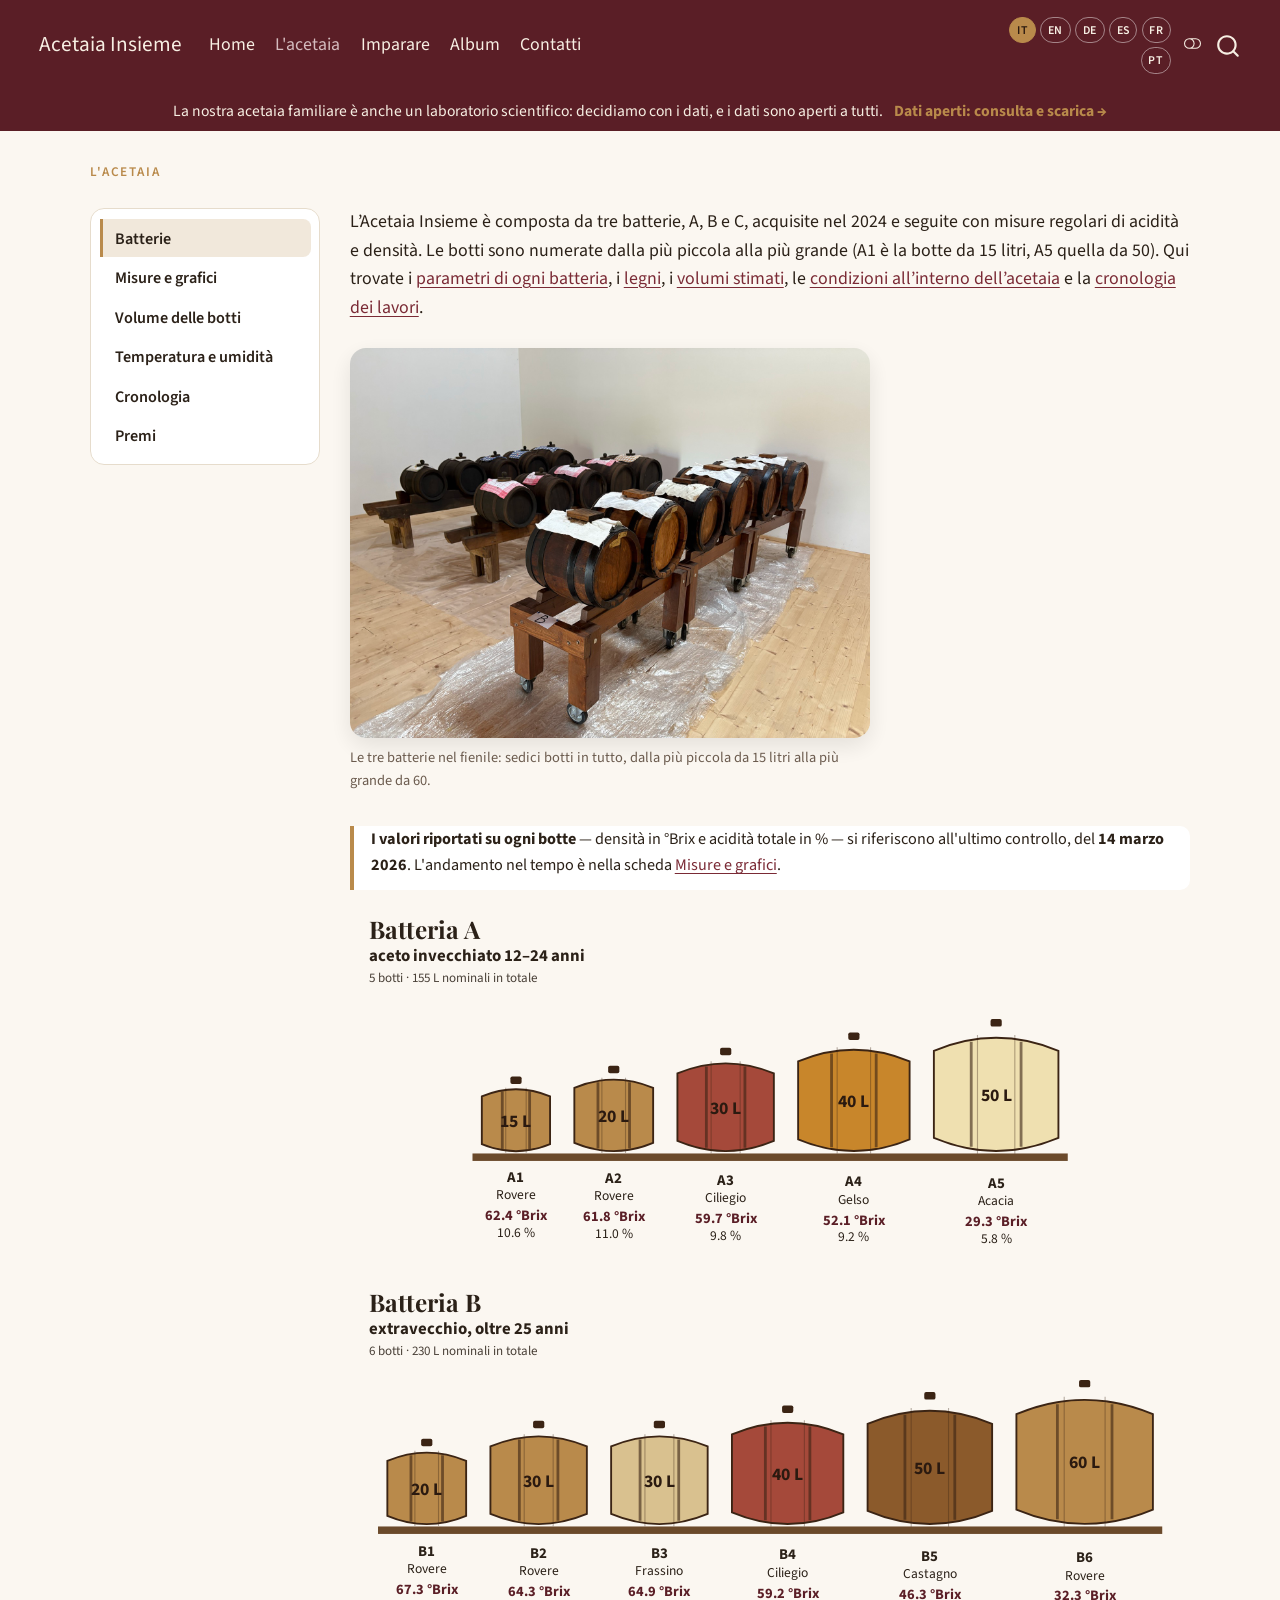
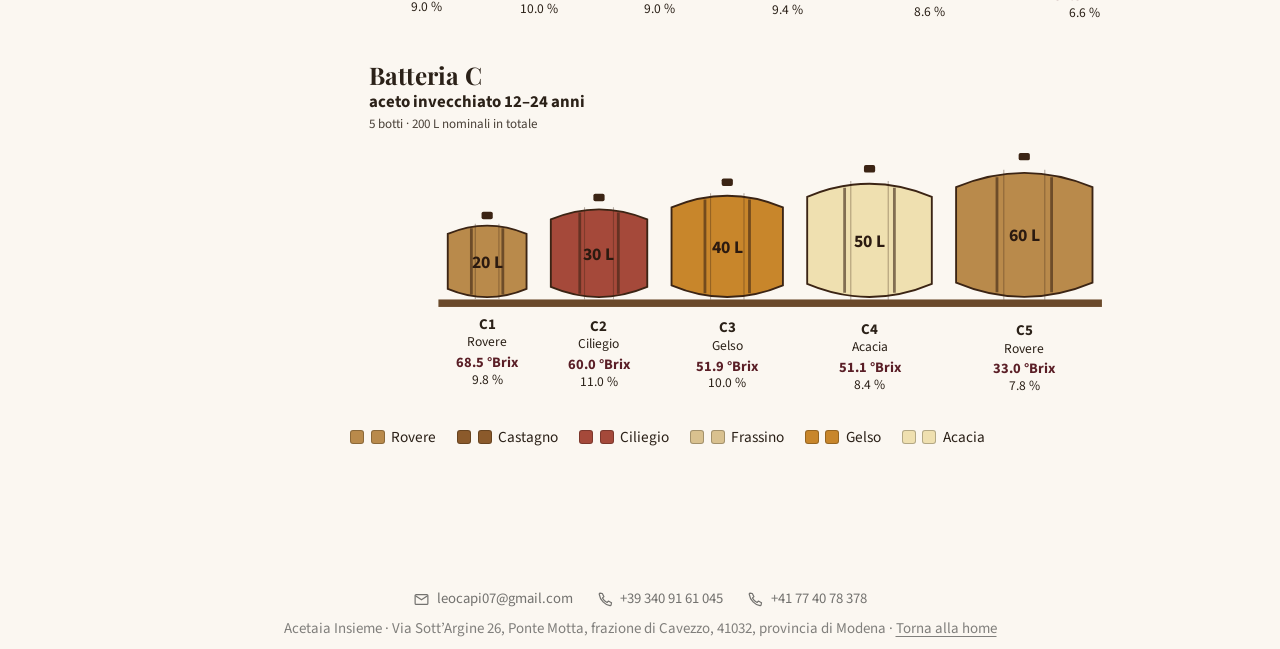
<file: docs/acetaia.html>
<!DOCTYPE html>
<html xmlns="http://www.w3.org/1999/xhtml" lang="it" xml:lang="it"><head>

<meta charset="utf-8">
<meta name="generator" content="quarto-1.10.18">

<meta name="viewport" content="width=device-width, initial-scale=1.0, user-scalable=yes">


<title>L’acetaia – Acetaia Insieme</title>
<style>
/* Default styles provided by pandoc.
** See https://pandoc.org/MANUAL.html#variables-for-html for config info.
*/
span.smallcaps{font-variant: small-caps;}
div.columns{display: flex; gap: 1.5em;}
div.column{flex: auto;}
@media screen {
div.columns{gap: min(4vw, 1.5em);}
div.column{overflow-x: auto;}
}
div.hanging-indent{margin-left: 1.5em; text-indent: -1.5em;}
ul.task-list{list-style: none;}
ul.task-list li input[type="checkbox"] {
  width: 0.8em;
  margin: 0 0.8em 0.2em -1em; /* quarto-specific, see https://github.com/quarto-dev/quarto-cli/issues/4556 */ 
  vertical-align: middle;
}
</style>


<script src="site_libs/quarto-nav/quarto-nav.js"></script>
<script src="site_libs/clipboard/clipboard.min.js"></script>
<script src="site_libs/quarto-search/autocomplete.umd.js"></script>
<script src="site_libs/quarto-search/fuse.min.js"></script>
<script src="site_libs/quarto-search/quarto-search.js"></script>
<meta name="quarto:offset" content="./">
<link href="./assets/favicon.svg" rel="icon" type="image/svg+xml">
<script src="site_libs/quarto-html/quarto.js" type="module"></script>
<script src="site_libs/quarto-html/tabsets/tabsets.js" type="module"></script>
<script src="site_libs/quarto-html/popper.min.js"></script>
<script src="site_libs/quarto-html/tippy.umd.min.js"></script>
<script src="site_libs/quarto-html/anchor.min.js"></script>
<link href="site_libs/quarto-html/tippy.css" rel="stylesheet">
<link href="site_libs/quarto-html/quarto-syntax-highlighting-64a204ab8560d761af7679ceaba22944.css" rel="stylesheet" class="quarto-color-scheme" id="quarto-text-highlighting-styles">
<link href="site_libs/quarto-html/quarto-syntax-highlighting-dark-b85bc7c33db8c58e0ec93c3465666fed.css" rel="stylesheet" class="quarto-color-scheme quarto-color-alternate" id="quarto-text-highlighting-styles">
<link href="site_libs/quarto-html/quarto-syntax-highlighting-64a204ab8560d761af7679ceaba22944.css" rel="stylesheet" class="quarto-color-scheme-extra" id="quarto-text-highlighting-styles">
<script src="site_libs/bootstrap/bootstrap.min.js"></script>
<link href="site_libs/bootstrap/bootstrap-icons.css" rel="stylesheet">
<link href="site_libs/bootstrap/bootstrap-2bea727b90382c11f6d861f7f147ed62.min.css" rel="stylesheet" append-hash="true" class="quarto-color-scheme" id="quarto-bootstrap" data-mode="light">
<link href="site_libs/bootstrap/bootstrap-dark-ac6c698bd94b7bc61811b1f618297ba7.min.css" rel="stylesheet" append-hash="true" class="quarto-color-scheme quarto-color-alternate" id="quarto-bootstrap" data-mode="dark">
<link href="site_libs/bootstrap/bootstrap-2bea727b90382c11f6d861f7f147ed62.min.css" rel="stylesheet" append-hash="true" class="quarto-color-scheme-extra" id="quarto-bootstrap" data-mode="light">
<script id="quarto-search-options" type="application/json">{
  "location": "navbar",
  "copy-button": false,
  "collapse-after": 3,
  "panel-placement": "end",
  "type": "overlay",
  "limit": 50,
  "keyboard-shortcut": [
    "f",
    "/",
    "s"
  ],
  "show-item-context": false,
  "language": {
    "search-no-results-text": "Nessun risultato",
    "search-matching-documents-text": "documenti trovati",
    "search-copy-link-title": "Copiare il link nella ricerca",
    "search-hide-matches-text": "Nascondere i risultati aggiuntivi",
    "search-more-match-text": "ci sono altri risultati in questo documento",
    "search-more-matches-text": "ulteriori risultati in questo documento",
    "search-clear-button-title": "Pulire",
    "search-text-placeholder": "",
    "search-detached-cancel-button-title": "Cancellare",
    "search-submit-button-title": "Inviare",
    "search-label": "Ricerca"
  }
}</script>
<link rel="preconnect" href="https://fonts.googleapis.com">
<link href="https://fonts.googleapis.com/css2?family=Playfair+Display:wght@500;700&amp;family=Source+Sans+3:wght@400;600&amp;display=swap" rel="stylesheet">
<script>
(function(){
  var saved=null; try{saved=localStorage.getItem('ai-lang');}catch(e){}
  document.documentElement.setAttribute('data-lang', saved||'it');
})();
</script>
<script src="assets/i18n.js" defer=""></script>
<script src="https://cdn.plot.ly/plotly-2.35.2.min.js" charset="utf-8"></script>


<link rel="stylesheet" href="styles.css">
</head>

<body class="nav-fixed quarto-light"><script id="quarto-html-before-body" type="application/javascript">
    const toggleBodyColorMode = (bsSheetEl) => {
      const mode = bsSheetEl.getAttribute("data-mode");
      const bodyEl = window.document.querySelector("body");
      if (mode === "dark") {
        bodyEl.classList.add("quarto-dark");
        bodyEl.classList.remove("quarto-light");
      } else {
        bodyEl.classList.add("quarto-light");
        bodyEl.classList.remove("quarto-dark");
      }
    }
    const toggleBodyColorPrimary = () => {
      const bsSheetEl = window.document.querySelector("link#quarto-bootstrap:not([rel=disabled-stylesheet])");
      if (bsSheetEl) {
        toggleBodyColorMode(bsSheetEl);
      }
    }
    const setColorSchemeToggle = (alternate) => {
      const toggles = window.document.querySelectorAll('.quarto-color-scheme-toggle');
      for (let i=0; i < toggles.length; i++) {
        const toggle = toggles[i];
        if (toggle) {
          if (alternate) {
            toggle.classList.add("alternate");
          } else {
            toggle.classList.remove("alternate");
          }
        }
      }
    };
    const toggleColorMode = (alternate) => {
      // Switch the stylesheets
      const primaryStylesheets = window.document.querySelectorAll('link.quarto-color-scheme:not(.quarto-color-alternate)');
      const alternateStylesheets = window.document.querySelectorAll('link.quarto-color-scheme.quarto-color-alternate');
      manageTransitions('#quarto-margin-sidebar .nav-link', false);
      if (alternate) {
        // note: dark is layered on light, we don't disable primary!
        enableStylesheet(alternateStylesheets);
        for (const sheetNode of alternateStylesheets) {
          if (sheetNode.id === "quarto-bootstrap") {
            toggleBodyColorMode(sheetNode);
          }
        }
      } else {
        disableStylesheet(alternateStylesheets);
        enableStylesheet(primaryStylesheets)
        toggleBodyColorPrimary();
      }
      manageTransitions('#quarto-margin-sidebar .nav-link', true);
      // Switch the toggles
      setColorSchemeToggle(alternate)
      // Hack to workaround the fact that safari doesn't
      // properly recolor the scrollbar when toggling (#1455)
      if (navigator.userAgent.indexOf('Safari') > 0 && navigator.userAgent.indexOf('Chrome') == -1) {
        manageTransitions("body", false);
        window.scrollTo(0, 1);
        setTimeout(() => {
          window.scrollTo(0, 0);
          manageTransitions("body", true);
        }, 40);
      }
    }
    const disableStylesheet = (stylesheets) => {
      for (let i=0; i < stylesheets.length; i++) {
        const stylesheet = stylesheets[i];
        stylesheet.rel = 'disabled-stylesheet';
      }
    }
    const enableStylesheet = (stylesheets) => {
      for (let i=0; i < stylesheets.length; i++) {
        const stylesheet = stylesheets[i];
        if(stylesheet.rel !== 'stylesheet') { // for Chrome, which will still FOUC without this check
          stylesheet.rel = 'stylesheet';
        }
      }
    }
    const manageTransitions = (selector, allowTransitions) => {
      const els = window.document.querySelectorAll(selector);
      for (let i=0; i < els.length; i++) {
        const el = els[i];
        if (allowTransitions) {
          el.classList.remove('notransition');
        } else {
          el.classList.add('notransition');
        }
      }
    }
    const isFileUrl = () => {
      return window.location.protocol === 'file:';
    }
    const hasAlternateSentinel = () => {
      let styleSentinel = getColorSchemeSentinel();
      if (styleSentinel !== null) {
        return styleSentinel === "alternate";
      } else {
        return false;
      }
    }
    const setStyleSentinel = (alternate) => {
      const value = alternate ? "alternate" : "default";
      if (!isFileUrl()) {
        window.localStorage.setItem("quarto-color-scheme", value);
      } else {
        localAlternateSentinel = value;
      }
    }
    const getColorSchemeSentinel = () => {
      if (!isFileUrl()) {
        const storageValue = window.localStorage.getItem("quarto-color-scheme");
        return storageValue != null ? storageValue : localAlternateSentinel;
      } else {
        return localAlternateSentinel;
      }
    }
    const toggleGiscusIfUsed = (isAlternate, darkModeDefault) => {
      const baseTheme = document.querySelector('#giscus-base-theme')?.value ?? 'light';
      const alternateTheme = document.querySelector('#giscus-alt-theme')?.value ?? 'dark';
      let newTheme = '';
      if(authorPrefersDark) {
        newTheme = isAlternate ? baseTheme : alternateTheme;
      } else {
        newTheme = isAlternate ? alternateTheme : baseTheme;
      }
      const changeGiscusTheme = () => {
        // From: https://github.com/giscus/giscus/issues/336
        const sendMessage = (message) => {
          const iframe = document.querySelector('iframe.giscus-frame');
          if (!iframe) return;
          iframe.contentWindow.postMessage({ giscus: message }, 'https://giscus.app');
        }
        sendMessage({
          setConfig: {
            theme: newTheme
          }
        });
      }
      const isGiscussLoaded = window.document.querySelector('iframe.giscus-frame') !== null;
      if (isGiscussLoaded) {
        changeGiscusTheme();
      }
    };
    const authorPrefersDark = false;
    const darkModeDefault = authorPrefersDark;
      document.querySelector('link#quarto-text-highlighting-styles.quarto-color-scheme-extra').rel = 'disabled-stylesheet';
      document.querySelector('link#quarto-bootstrap.quarto-color-scheme-extra').rel = 'disabled-stylesheet';
    let localAlternateSentinel = darkModeDefault ? 'alternate' : 'default';
    // Dark / light mode switch
    window.quartoToggleColorScheme = () => {
      // Read the current dark / light value
      let toAlternate = !hasAlternateSentinel();
      toggleColorMode(toAlternate);
      setStyleSentinel(toAlternate);
      toggleGiscusIfUsed(toAlternate, darkModeDefault);
      window.dispatchEvent(new Event('resize'));
    };
    // Switch to dark mode if need be
    if (hasAlternateSentinel()) {
      toggleColorMode(true);
    } else {
      toggleColorMode(false);
    }
  </script>

<div id="quarto-search-results"></div>
  <header id="quarto-header" class="headroom fixed-top">
    <nav class="navbar navbar-expand-lg " data-bs-theme="dark">
      <div class="navbar-container container-fluid">
      <div class="navbar-brand-container mx-auto">
    <a href="./index.html" class="navbar-brand navbar-brand-logo">
    <img src="./assets/favicon.svg" alt="" class="navbar-logo light-content">
    <img src="./assets/favicon.svg" alt="" class="navbar-logo dark-content">
    </a>
    <a class="navbar-brand" href="./index.html">
    <span class="navbar-title">Acetaia Insieme</span>
    </a>
  </div>
            <div id="quarto-search" class="" title="Ricerca"></div>
          <button class="navbar-toggler" type="button" data-bs-toggle="collapse" data-bs-target="#navbarCollapse" aria-controls="navbarCollapse" role="menu" aria-expanded="false" aria-label="Attiva/disattiva la navigazione" onclick="if (window.quartoToggleHeadroom) { window.quartoToggleHeadroom(); }">
  <span class="navbar-toggler-icon"></span>
</button>
          <div class="collapse navbar-collapse" id="navbarCollapse">
            <ul class="navbar-nav navbar-nav-scroll me-auto">
  <li class="nav-item">
    <a class="nav-link" href="./index.html"> 
<span class="menu-text">Home</span></a>
  </li>  
  <li class="nav-item">
    <a class="nav-link active" href="./acetaia.html" aria-current="page"> 
<span class="menu-text">L’acetaia</span></a>
  </li>  
  <li class="nav-item">
    <a class="nav-link" href="./imparare.html"> 
<span class="menu-text">Imparare</span></a>
  </li>  
  <li class="nav-item">
    <a class="nav-link" href="./album.html"> 
<span class="menu-text">Album</span></a>
  </li>  
  <li class="nav-item">
    <a class="nav-link" href="./contatti.html"> 
<span class="menu-text">Contatti</span></a>
  </li>  
</ul>
          </div> <!-- /navcollapse -->
            <div class="quarto-navbar-tools">
  <a href="" class="quarto-color-scheme-toggle quarto-navigation-tool  px-1" onclick="window.quartoToggleColorScheme(); return false;" title="Attiva/disattiva la modalità oscura"><i class="bi"></i></a>
</div>
      </div> <!-- /container-fluid -->
    </nav>
</header>
<!-- content -->
<div id="quarto-content" class="quarto-container page-columns page-rows-contents page-layout-full page-navbar">
<!-- sidebar -->
<!-- margin-sidebar -->
    
<!-- main -->
<main class="content column-page" id="quarto-document-content"><header id="title-block-header" class="quarto-title-block"></header>





<p class="eyebrow"><span class="l" lang="it">L'acetaia</span><span class="l" lang="en">The acetaia</span><span class="l" lang="de">Die Acetaia</span><span class="l" lang="es">La acetaia</span><span class="l" lang="fr">L'acetaia</span><span class="l" lang="pt">A acetaia</span></p>
<div class="tabset-margin-container"></div><div class="panel-tabset">
<ul class="nav nav-tabs" role="tablist"><li class="nav-item" role="presentation"><a class="nav-link active" id="tabset-1-1-tab" data-bs-toggle="tab" data-bs-target="#tabset-1-1" role="tab" aria-controls="tabset-1-1" aria-selected="true" href=""><span class="l" lang="it">Batterie</span><span class="l" lang="en">Batteries</span><span class="l" lang="de">Batterien</span><span class="l" lang="es">Baterías</span><span class="l" lang="fr">Batteries</span><span class="l" lang="pt">Baterias</span></a></li><li class="nav-item" role="presentation"><a class="nav-link" id="tabset-1-2-tab" data-bs-toggle="tab" data-bs-target="#tabset-1-2" role="tab" aria-controls="tabset-1-2" aria-selected="false" href=""><span class="l" lang="it">Misure e grafici</span><span class="l" lang="en">Measurements and charts</span><span class="l" lang="de">Messungen und Grafiken</span><span class="l" lang="es">Medidas y gráficos</span><span class="l" lang="fr">Mesures et graphiques</span><span class="l" lang="pt">Medições e gráficos</span></a></li><li class="nav-item" role="presentation"><a class="nav-link" id="tabset-1-3-tab" data-bs-toggle="tab" data-bs-target="#tabset-1-3" role="tab" aria-controls="tabset-1-3" aria-selected="false" href=""><span class="l" lang="it">Volume delle botti</span><span class="l" lang="en">Barrel volume</span><span class="l" lang="de">Fassvolumen</span><span class="l" lang="es">Volumen de los barriles</span><span class="l" lang="fr">Volume des fûts</span><span class="l" lang="pt">Volume dos barris</span></a></li><li class="nav-item" role="presentation"><a class="nav-link" id="tabset-1-4-tab" data-bs-toggle="tab" data-bs-target="#tabset-1-4" role="tab" aria-controls="tabset-1-4" aria-selected="false" href=""><span class="l" lang="it">Temperatura e umidità</span><span class="l" lang="en">Temperature and humidity</span><span class="l" lang="de">Temperatur und Luftfeuchte</span><span class="l" lang="es">Temperatura y humedad</span><span class="l" lang="fr">Température et humidité</span><span class="l" lang="pt">Temperatura e umidade</span></a></li><li class="nav-item" role="presentation"><a class="nav-link" id="tabset-1-5-tab" data-bs-toggle="tab" data-bs-target="#tabset-1-5" role="tab" aria-controls="tabset-1-5" aria-selected="false" href=""><span class="l" lang="it">Cronologia</span><span class="l" lang="en">Timeline</span><span class="l" lang="de">Chronik</span><span class="l" lang="es">Cronología</span><span class="l" lang="fr">Chronologie</span><span class="l" lang="pt">Cronologia</span></a></li><li class="nav-item" role="presentation"><a class="nav-link" id="tabset-1-6-tab" data-bs-toggle="tab" data-bs-target="#tabset-1-6" role="tab" aria-controls="tabset-1-6" aria-selected="false" href=""><span class="l" lang="it">Premi</span><span class="l" lang="en">Awards</span><span class="l" lang="de">Auszeichnungen</span><span class="l" lang="es">Premios</span><span class="l" lang="fr">Prix</span><span class="l" lang="pt">Prêmios</span></a></li></ul>
<div class="tab-content">
<div id="tabset-1-1" class="tab-pane active" role="tabpanel" aria-labelledby="tabset-1-1-tab">
<div id="batterie" class="tab-anchor"></div>
<div class="l" lang="it">
<p>L’Acetaia Insieme è composta da tre batterie, A, B e C, acquisite nel 2024 e seguite con misure regolari di acidità e densità. Le botti sono numerate dalla più piccola alla più grande (A1 è la botte da 15 litri, A5 quella da 50). Qui trovate i <a href="#batterie">parametri di ogni batteria</a>, i <a href="./imparare.html#legni">legni</a>, i <a href="#volume-botti">volumi stimati</a>, le <a href="#temperatura-umidita">condizioni all’interno dell’acetaia</a> e la <a href="#cronologia">cronologia dei lavori</a>.</p>
</div>
<div class="l" lang="en">
<p>Acetaia Insieme consists of three batteries, A, B and C, acquired in 2024 and followed with regular measurements of acidity and density. Barrels are numbered from the smallest to the largest (A1 is the 15-litre barrel, A5 the 50-litre one). Here you find the <a href="#batterie">parameters of each battery</a>, the <a href="./imparare.html#legni">woods</a>, the <a href="#volume-botti">estimated volumes</a>, the <a href="#temperatura-umidita">conditions inside the acetaia</a> and the <a href="#cronologia">timeline of the work</a>.</p>
</div>
<div class="l" lang="de">
<p>Die Acetaia Insieme besteht aus drei Batterien, A, B und C, die 2024 erworben wurden und regelmäßig auf Säure und Dichte gemessen werden. Die Fässer sind vom kleinsten zum größten nummeriert (A1 ist das 15-Liter-Fass, A5 das 50-Liter-Fass). Hier findet ihr die <a href="#batterie">Parameter jeder Batterie</a>, die <a href="./imparare.html#legni">Hölzer</a>, die <a href="#volume-botti">geschätzten Volumen</a>, die <a href="#temperatura-umidita">Bedingungen im Inneren der Acetaia</a> und die <a href="#cronologia">Chronik der Arbeiten</a>.</p>
</div>
<div class="l" lang="es">
<p>La Acetaia Insieme está compuesta por tres baterías, A, B y C, adquiridas en 2024 y seguidas con medidas regulares de acidez y densidad. Los barriles están numerados del más pequeño al más grande (A1 es el barril de 15 litros, A5 el de 50). Aquí encontraréis los <a href="#batterie">parámetros de cada batería</a>, las <a href="./imparare.html#legni">maderas</a>, los <a href="#volume-botti">volúmenes estimados</a>, las <a href="#temperatura-umidita">condiciones en el interior de la acetaia</a> y la <a href="#cronologia">cronología de los trabajos</a>.</p>
</div>
<div class="l" lang="fr">
<p>L’Acetaia Insieme se compose de trois batteries, A, B et C, acquises en 2024 et suivies par des mesures régulières d’acidité et de densité. Les fûts sont numérotés du plus petit au plus grand (A1 est le fût de 15 litres, A5 celui de 50). Vous trouverez ici les <a href="#batterie">paramètres de chaque batterie</a>, les <a href="./imparare.html#legni">bois</a>, les <a href="#volume-botti">volumes estimés</a>, les <a href="#temperatura-umidita">conditions à l’intérieur de l’acetaia</a> et la <a href="#cronologia">chronologie des travaux</a>.</p>
</div>
<div class="l" lang="pt">
<p>A Acetaia Insieme é composta por três baterias, A, B e C, adquiridas em 2024 e acompanhadas com medições regulares de acidez e densidade. Os barris são numerados do menor ao maior (A1 é o barril de 15 litros, A5 o de 50). Aqui vocês encontram os <a href="#batterie">parâmetros de cada bateria</a>, as <a href="./imparare.html#legni">madeiras</a>, os <a href="#volume-botti">volumes estimados</a>, as <a href="#temperatura-umidita">condições no interior da acetaia</a> e a <a href="#cronologia">cronologia dos trabalhos</a>.</p>
</div>
<figure class="batterie-foto figure">
  <img src="foto/batterie_1.jpg" alt="Le tre batterie dell'Acetaia Insieme nel fienile" class="figure-img">
  <figcaption><span class="l" lang="it">Le tre batterie nel fienile: sedici botti in tutto, dalla più piccola da 15 litri alla più grande da 60.</span><span class="l" lang="en">The three batteries in the hayloft: sixteen barrels in all, from the smallest at 15 litres to the largest at 60.</span><span class="l" lang="de">Die drei Batterien in der Scheune: insgesamt sechzehn Fässer, vom kleinsten mit 15 Litern bis zum größten mit 60.</span><span class="l" lang="es">Las tres baterías en el pajar: dieciséis barriles en total, desde el más pequeño de 15 litros hasta el más grande de 60.</span><span class="l" lang="fr">Les trois batteries dans la grange : seize fûts en tout, du plus petit de 15 litres au plus grand de 60.</span><span class="l" lang="pt">As três baterias no celeiro: dezesseis barris ao todo, do menor de 15 litros ao maior de 60.</span></figcaption>
</figure>
<p class="values-note"><span class="l" lang="it"><strong>I valori riportati su ogni botte</strong> — densità in °Brix e acidità totale in % — si riferiscono all'ultimo controllo, del <strong>14 marzo 2026</strong>. L'andamento nel tempo è nella scheda <a href="#misure-grafici">Misure e grafici</a>.</span><span class="l" lang="en"><strong>The values shown on each barrel</strong> — density in °Brix and total acidity in % — refer to the latest check, of <strong>14 March 2026</strong>. The evolution over time is in the <a href="#misure-grafici">Measurements and charts</a> tab.</span><span class="l" lang="de"><strong>Die auf jedem Fass angegebenen Werte</strong> — Dichte in °Brix und Gesamtsäure in % — beziehen sich auf die letzte Kontrolle vom <strong>14. März 2026</strong>. Den Verlauf über die Zeit zeigt der Reiter <a href="#misure-grafici">Messungen und Grafiken</a>.</span><span class="l" lang="es"><strong>Los valores indicados en cada barril</strong> — densidad en °Brix y acidez total en % — se refieren al último control, del <strong>14 de marzo de 2026</strong>. La evolución en el tiempo está en la pestaña <a href="#misure-grafici">Medidas y gráficos</a>.</span><span class="l" lang="fr"><strong>Les valeurs indiquées sur chaque fût</strong> — densité en °Brix et acidité totale en % — se réfèrent au dernier contrôle, du <strong>14 mars 2026</strong>. L'évolution dans le temps se trouve dans l'onglet <a href="#misure-grafici">Mesures et graphiques</a>.</span><span class="l" lang="pt"><strong>Os valores indicados em cada barril</strong> — densidade em °Brix e acidez total em % — referem-se ao último controle, de <strong>14 de março de 2026</strong>. A evolução no tempo está na aba <a href="#misure-grafici">Medições e gráficos</a>.</span></p>
<svg class="battery-svg" viewbox="0 0 900 372" xmlns="http://www.w3.org/2000/svg" role="img">
<text x="20" y="34" font-size="26" font-weight="700" font-family="Playfair Display, serif" fill="currentColor"><tspan class="l" lang="it">Batteria</tspan><tspan class="l" lang="en">Battery</tspan><tspan class="l" lang="de">Batterie</tspan><tspan class="l" lang="es">Batería</tspan><tspan class="l" lang="fr">Batterie</tspan><tspan class="l" lang="pt">Bateria</tspan> A</text><text x="20" y="58" font-size="18" font-weight="700" fill="currentColor" font-family="Source Sans 3, sans-serif"><tspan class="l" lang="it">aceto invecchiato 12–24 anni</tspan><tspan class="l" lang="en">vinegar aged 12–24 years</tspan><tspan class="l" lang="de">Essig 12–24 Jahre gereift</tspan><tspan class="l" lang="es">vinagre envejecido 12–24 años</tspan><tspan class="l" lang="fr">vinaigre vieilli 12–24 ans</tspan><tspan class="l" lang="pt">vinagre envelhecido 12–24 anos</tspan></text><text x="20" y="80" font-size="14" fill="currentColor" opacity=".85" font-family="Source Sans 3, sans-serif"><tspan class="l" lang="it">5 botti · 155 L nominali in totale</tspan><tspan class="l" lang="en">5 barrels · 155 L nominal in total</tspan><tspan class="l" lang="de">5 Fässer · insgesamt 155 L nominal</tspan><tspan class="l" lang="es">5 barriles · 155 L nominales en total</tspan><tspan class="l" lang="fr">5 fûts · 155 L nominaux au total</tspan><tspan class="l" lang="pt">5 barris · 155 L nominais no total</tspan></text><rect x="131.2" y="264" width="637.6" height="8" fill="#6b4a2b"></rect><g> <path d="M141.2,202.8 Q177.8,187.5 214.3,202.8 L214.3,253.9 Q177.8,269.3 141.2,253.9 Z" fill="#b98a4b" stroke="#3b2414" stroke-width="2"></path> <path d="M163.1,197.6 L163.1,259.2 M192.4,197.6 L192.4,259.2" stroke="#3b2414" stroke-width="3" opacity=".6"></path> <path d="M166.8,193.6 L166.8,263.2 M188.7,193.6 L188.7,263.2" stroke="#3b2414" stroke-width="1.2" opacity=".35"></path> <rect x="171.8" y="181.5" width="12" height="8" rx="2" fill="#3b2414"></rect> <text x="177.8" y="235.4" text-anchor="middle" font-size="19" font-weight="700" fill="#2b1a10" font-family="Source Sans 3, sans-serif">15 L</text> <text x="177.8" y="294.1" text-anchor="middle" font-size="16" font-weight="700" fill="currentColor" font-family="Source Sans 3, sans-serif">A1</text> <text x="177.8" y="313.1" text-anchor="middle" font-size="14.5" fill="currentColor" font-family="Source Sans 3, sans-serif"><tspan class="l" lang="it">Rovere</tspan><tspan class="l" lang="en">Oak</tspan><tspan class="l" lang="de">Eiche</tspan><tspan class="l" lang="es">Roble</tspan><tspan class="l" lang="fr">Chêne</tspan><tspan class="l" lang="pt">Carvalho</tspan></text> <text x="177.8" y="335.1" text-anchor="middle" font-size="15.5" font-weight="700" fill="#5a1e26" font-family="Source Sans 3, sans-serif">62.4 °Brix</text> <text x="177.8" y="353.1" text-anchor="middle" font-size="14.5" fill="currentColor" font-family="Source Sans 3, sans-serif">10.6 %</text> </g><g> <path d="M240.3,193.7 Q282.5,176.0 324.7,193.7 L324.7,252.7 Q282.5,270.4 240.3,252.7 Z" fill="#b98a4b" stroke="#3b2414" stroke-width="2"></path> <path d="M265.6,187.6 L265.6,258.7 M299.4,187.6 L299.4,258.7" stroke="#3b2414" stroke-width="3" opacity=".6"></path> <path d="M269.8,183.0 L269.8,263.4 M295.1,183.0 L295.1,263.4" stroke="#3b2414" stroke-width="1.2" opacity=".35"></path> <rect x="276.5" y="170.0" width="12" height="8" rx="2" fill="#3b2414"></rect> <text x="282.5" y="230.2" text-anchor="middle" font-size="19" font-weight="700" fill="#2b1a10" font-family="Source Sans 3, sans-serif">20 L</text> <text x="282.5" y="295.3" text-anchor="middle" font-size="16" font-weight="700" fill="currentColor" font-family="Source Sans 3, sans-serif">A2</text> <text x="282.5" y="314.3" text-anchor="middle" font-size="14.5" fill="currentColor" font-family="Source Sans 3, sans-serif"><tspan class="l" lang="it">Rovere</tspan><tspan class="l" lang="en">Oak</tspan><tspan class="l" lang="de">Eiche</tspan><tspan class="l" lang="es">Roble</tspan><tspan class="l" lang="fr">Chêne</tspan><tspan class="l" lang="pt">Carvalho</tspan></text> <text x="282.5" y="336.3" text-anchor="middle" font-size="15.5" font-weight="700" fill="#5a1e26" font-family="Source Sans 3, sans-serif">61.8 °Brix</text> <text x="282.5" y="354.3" text-anchor="middle" font-size="14.5" fill="currentColor" font-family="Source Sans 3, sans-serif">11.0 %</text> </g><g> <path d="M350.7,178.3 Q402.4,156.7 454.0,178.3 L454.0,250.6 Q402.4,272.3 350.7,250.6 Z" fill="#a5493a" stroke="#3b2414" stroke-width="2"></path> <path d="M381.7,170.9 L381.7,258.0 M423.0,170.9 L423.0,258.0" stroke="#3b2414" stroke-width="3" opacity=".6"></path> <path d="M386.8,165.2 L386.8,263.7 M417.9,165.2 L417.9,263.7" stroke="#3b2414" stroke-width="1.2" opacity=".35"></path> <rect x="396.4" y="150.7" width="12" height="8" rx="2" fill="#3b2414"></rect> <text x="402.4" y="221.5" text-anchor="middle" font-size="19" font-weight="700" fill="#2b1a10" font-family="Source Sans 3, sans-serif">30 L</text> <text x="402.4" y="297.4" text-anchor="middle" font-size="16" font-weight="700" fill="currentColor" font-family="Source Sans 3, sans-serif">A3</text> <text x="402.4" y="316.4" text-anchor="middle" font-size="14.5" fill="currentColor" font-family="Source Sans 3, sans-serif"><tspan class="l" lang="it">Ciliegio</tspan><tspan class="l" lang="en">Cherry</tspan><tspan class="l" lang="de">Kirsche</tspan><tspan class="l" lang="es">Cerezo</tspan><tspan class="l" lang="fr">Cerisier</tspan><tspan class="l" lang="pt">Cerejeira</tspan></text> <text x="402.4" y="338.4" text-anchor="middle" font-size="15.5" font-weight="700" fill="#5a1e26" font-family="Source Sans 3, sans-serif">59.7 °Brix</text> <text x="402.4" y="356.4" text-anchor="middle" font-size="14.5" fill="currentColor" font-family="Source Sans 3, sans-serif">9.8 %</text> </g><g> <path d="M480.0,165.4 Q539.7,140.4 599.4,165.4 L599.4,248.8 Q539.7,273.9 480.0,248.8 Z" fill="#c8862b" stroke="#3b2414" stroke-width="2"></path> <path d="M515.8,156.8 L515.8,257.4 M563.6,156.8 L563.6,257.4" stroke="#3b2414" stroke-width="3" opacity=".6"></path> <path d="M521.8,150.2 L521.8,264.0 M557.6,150.2 L557.6,264.0" stroke="#3b2414" stroke-width="1.2" opacity=".35"></path> <rect x="533.7" y="134.4" width="12" height="8" rx="2" fill="#3b2414"></rect> <text x="539.7" y="214.1" text-anchor="middle" font-size="19" font-weight="700" fill="#2b1a10" font-family="Source Sans 3, sans-serif">40 L</text> <text x="539.7" y="299.2" text-anchor="middle" font-size="16" font-weight="700" fill="currentColor" font-family="Source Sans 3, sans-serif">A4</text> <text x="539.7" y="318.2" text-anchor="middle" font-size="14.5" fill="currentColor" font-family="Source Sans 3, sans-serif"><tspan class="l" lang="it">Gelso</tspan><tspan class="l" lang="en">Mulberry</tspan><tspan class="l" lang="de">Maulbeere</tspan><tspan class="l" lang="es">Morera</tspan><tspan class="l" lang="fr">Mûrier</tspan><tspan class="l" lang="pt">Amoreira</tspan></text> <text x="539.7" y="340.2" text-anchor="middle" font-size="15.5" font-weight="700" fill="#5a1e26" font-family="Source Sans 3, sans-serif">52.1 °Brix</text> <text x="539.7" y="358.2" text-anchor="middle" font-size="14.5" fill="currentColor" font-family="Source Sans 3, sans-serif">9.2 %</text> </g><g> <path d="M625.4,154.0 Q692.1,126.0 758.8,154.0 L758.8,247.3 Q692.1,275.3 625.4,247.3 Z" fill="#efe0b0" stroke="#3b2414" stroke-width="2"></path> <path d="M665.4,144.4 L665.4,256.8 M718.8,144.4 L718.8,256.8" stroke="#3b2414" stroke-width="3" opacity=".6"></path> <path d="M672.1,137.0 L672.1,264.2 M712.1,137.0 L712.1,264.2" stroke="#3b2414" stroke-width="1.2" opacity=".35"></path> <rect x="686.1" y="120.0" width="12" height="8" rx="2" fill="#3b2414"></rect> <text x="692.1" y="207.6" text-anchor="middle" font-size="19" font-weight="700" fill="#2b1a10" font-family="Source Sans 3, sans-serif">50 L</text> <text x="692.1" y="300.7" text-anchor="middle" font-size="16" font-weight="700" fill="currentColor" font-family="Source Sans 3, sans-serif">A5</text> <text x="692.1" y="319.7" text-anchor="middle" font-size="14.5" fill="currentColor" font-family="Source Sans 3, sans-serif"><tspan class="l" lang="it">Acacia</tspan><tspan class="l" lang="en">Acacia</tspan><tspan class="l" lang="de">Akazie</tspan><tspan class="l" lang="es">Acacia</tspan><tspan class="l" lang="fr">Acacia</tspan><tspan class="l" lang="pt">Acácia</tspan></text> <text x="692.1" y="341.7" text-anchor="middle" font-size="15.5" font-weight="700" fill="#5a1e26" font-family="Source Sans 3, sans-serif">29.3 °Brix</text> <text x="692.1" y="359.7" text-anchor="middle" font-size="14.5" fill="currentColor" font-family="Source Sans 3, sans-serif">5.8 %</text> </g>
</svg>
<svg class="battery-svg" viewbox="0 0 900 372" xmlns="http://www.w3.org/2000/svg" role="img">
<text x="20" y="34" font-size="26" font-weight="700" font-family="Playfair Display, serif" fill="currentColor"><tspan class="l" lang="it">Batteria</tspan><tspan class="l" lang="en">Battery</tspan><tspan class="l" lang="de">Batterie</tspan><tspan class="l" lang="es">Batería</tspan><tspan class="l" lang="fr">Batterie</tspan><tspan class="l" lang="pt">Bateria</tspan> B</text><text x="20" y="58" font-size="18" font-weight="700" fill="currentColor" font-family="Source Sans 3, sans-serif"><tspan class="l" lang="it">extravecchio, oltre 25 anni</tspan><tspan class="l" lang="en">extra-aged, over 25 years</tspan><tspan class="l" lang="de">Extravecchio, über 25 Jahre</tspan><tspan class="l" lang="es">extravecchio, más de 25 años</tspan><tspan class="l" lang="fr">extravecchio, plus de 25 ans</tspan><tspan class="l" lang="pt">extravecchio, mais de 25 anos</tspan></text><text x="20" y="80" font-size="14" fill="currentColor" opacity=".85" font-family="Source Sans 3, sans-serif"><tspan class="l" lang="it">6 botti · 230 L nominali in totale</tspan><tspan class="l" lang="en">6 barrels · 230 L nominal in total</tspan><tspan class="l" lang="de">6 Fässer · insgesamt 230 L nominal</tspan><tspan class="l" lang="es">6 barriles · 230 L nominales en total</tspan><tspan class="l" lang="fr">6 fûts · 230 L nominaux au total</tspan><tspan class="l" lang="pt">6 barris · 230 L nominais no total</tspan></text><rect x="30.0" y="264" width="840.0" height="8" fill="#6b4a2b"></rect><g> <path d="M40.0,193.7 Q82.2,176.0 124.4,193.7 L124.4,252.7 Q82.2,270.4 40.0,252.7 Z" fill="#b98a4b" stroke="#3b2414" stroke-width="2"></path> <path d="M65.3,187.6 L65.3,258.7 M99.1,187.6 L99.1,258.7" stroke="#3b2414" stroke-width="3" opacity=".6"></path> <path d="M69.5,183.0 L69.5,263.4 M94.8,183.0 L94.8,263.4" stroke="#3b2414" stroke-width="1.2" opacity=".35"></path> <rect x="76.2" y="170.0" width="12" height="8" rx="2" fill="#3b2414"></rect> <text x="82.2" y="230.2" text-anchor="middle" font-size="19" font-weight="700" fill="#2b1a10" font-family="Source Sans 3, sans-serif">20 L</text> <text x="82.2" y="295.3" text-anchor="middle" font-size="16" font-weight="700" fill="currentColor" font-family="Source Sans 3, sans-serif">B1</text> <text x="82.2" y="314.3" text-anchor="middle" font-size="14.5" fill="currentColor" font-family="Source Sans 3, sans-serif"><tspan class="l" lang="it">Rovere</tspan><tspan class="l" lang="en">Oak</tspan><tspan class="l" lang="de">Eiche</tspan><tspan class="l" lang="es">Roble</tspan><tspan class="l" lang="fr">Chêne</tspan><tspan class="l" lang="pt">Carvalho</tspan></text> <text x="82.2" y="336.3" text-anchor="middle" font-size="15.5" font-weight="700" fill="#5a1e26" font-family="Source Sans 3, sans-serif">67.3 °Brix</text> <text x="82.2" y="354.3" text-anchor="middle" font-size="14.5" fill="currentColor" font-family="Source Sans 3, sans-serif">9.0 %</text> </g><g> <path d="M150.4,178.3 Q202.1,156.7 253.7,178.3 L253.7,250.6 Q202.1,272.3 150.4,250.6 Z" fill="#b98a4b" stroke="#3b2414" stroke-width="2"></path> <path d="M181.4,170.9 L181.4,258.0 M222.7,170.9 L222.7,258.0" stroke="#3b2414" stroke-width="3" opacity=".6"></path> <path d="M186.6,165.2 L186.6,263.7 M217.6,165.2 L217.6,263.7" stroke="#3b2414" stroke-width="1.2" opacity=".35"></path> <rect x="196.1" y="150.7" width="12" height="8" rx="2" fill="#3b2414"></rect> <text x="202.1" y="221.5" text-anchor="middle" font-size="19" font-weight="700" fill="#2b1a10" font-family="Source Sans 3, sans-serif">30 L</text> <text x="202.1" y="297.4" text-anchor="middle" font-size="16" font-weight="700" fill="currentColor" font-family="Source Sans 3, sans-serif">B2</text> <text x="202.1" y="316.4" text-anchor="middle" font-size="14.5" fill="currentColor" font-family="Source Sans 3, sans-serif"><tspan class="l" lang="it">Rovere</tspan><tspan class="l" lang="en">Oak</tspan><tspan class="l" lang="de">Eiche</tspan><tspan class="l" lang="es">Roble</tspan><tspan class="l" lang="fr">Chêne</tspan><tspan class="l" lang="pt">Carvalho</tspan></text> <text x="202.1" y="338.4" text-anchor="middle" font-size="15.5" font-weight="700" fill="#5a1e26" font-family="Source Sans 3, sans-serif">64.3 °Brix</text> <text x="202.1" y="356.4" text-anchor="middle" font-size="14.5" fill="currentColor" font-family="Source Sans 3, sans-serif">10.0 %</text> </g><g> <path d="M279.7,178.3 Q331.4,156.7 383.1,178.3 L383.1,250.6 Q331.4,272.3 279.7,250.6 Z" fill="#d9c18f" stroke="#3b2414" stroke-width="2"></path> <path d="M310.7,170.9 L310.7,258.0 M352.1,170.9 L352.1,258.0" stroke="#3b2414" stroke-width="3" opacity=".6"></path> <path d="M315.9,165.2 L315.9,263.7 M346.9,165.2 L346.9,263.7" stroke="#3b2414" stroke-width="1.2" opacity=".35"></path> <rect x="325.4" y="150.7" width="12" height="8" rx="2" fill="#3b2414"></rect> <text x="331.4" y="221.5" text-anchor="middle" font-size="19" font-weight="700" fill="#2b1a10" font-family="Source Sans 3, sans-serif">30 L</text> <text x="331.4" y="297.4" text-anchor="middle" font-size="16" font-weight="700" fill="currentColor" font-family="Source Sans 3, sans-serif">B3</text> <text x="331.4" y="316.4" text-anchor="middle" font-size="14.5" fill="currentColor" font-family="Source Sans 3, sans-serif"><tspan class="l" lang="it">Frassino</tspan><tspan class="l" lang="en">Ash</tspan><tspan class="l" lang="de">Esche</tspan><tspan class="l" lang="es">Fresno</tspan><tspan class="l" lang="fr">Frêne</tspan><tspan class="l" lang="pt">Freixo</tspan></text> <text x="331.4" y="338.4" text-anchor="middle" font-size="15.5" font-weight="700" fill="#5a1e26" font-family="Source Sans 3, sans-serif">64.9 °Brix</text> <text x="331.4" y="356.4" text-anchor="middle" font-size="14.5" fill="currentColor" font-family="Source Sans 3, sans-serif">9.0 %</text> </g><g> <path d="M409.1,165.4 Q468.8,140.4 528.4,165.4 L528.4,248.8 Q468.8,273.9 409.1,248.8 Z" fill="#a5493a" stroke="#3b2414" stroke-width="2"></path> <path d="M444.9,156.8 L444.9,257.4 M492.6,156.8 L492.6,257.4" stroke="#3b2414" stroke-width="3" opacity=".6"></path> <path d="M450.9,150.2 L450.9,264.0 M486.7,150.2 L486.7,264.0" stroke="#3b2414" stroke-width="1.2" opacity=".35"></path> <rect x="462.8" y="134.4" width="12" height="8" rx="2" fill="#3b2414"></rect> <text x="468.8" y="214.1" text-anchor="middle" font-size="19" font-weight="700" fill="#2b1a10" font-family="Source Sans 3, sans-serif">40 L</text> <text x="468.8" y="299.2" text-anchor="middle" font-size="16" font-weight="700" fill="currentColor" font-family="Source Sans 3, sans-serif">B4</text> <text x="468.8" y="318.2" text-anchor="middle" font-size="14.5" fill="currentColor" font-family="Source Sans 3, sans-serif"><tspan class="l" lang="it">Ciliegio</tspan><tspan class="l" lang="en">Cherry</tspan><tspan class="l" lang="de">Kirsche</tspan><tspan class="l" lang="es">Cerezo</tspan><tspan class="l" lang="fr">Cerisier</tspan><tspan class="l" lang="pt">Cerejeira</tspan></text> <text x="468.8" y="340.2" text-anchor="middle" font-size="15.5" font-weight="700" fill="#5a1e26" font-family="Source Sans 3, sans-serif">59.2 °Brix</text> <text x="468.8" y="358.2" text-anchor="middle" font-size="14.5" fill="currentColor" font-family="Source Sans 3, sans-serif">9.4 %</text> </g><g> <path d="M554.4,154.0 Q621.1,126.0 687.8,154.0 L687.8,247.3 Q621.1,275.3 554.4,247.3 Z" fill="#8b5a2b" stroke="#3b2414" stroke-width="2"></path> <path d="M594.4,144.4 L594.4,256.8 M647.8,144.4 L647.8,256.8" stroke="#3b2414" stroke-width="3" opacity=".6"></path> <path d="M601.1,137.0 L601.1,264.2 M641.1,137.0 L641.1,264.2" stroke="#3b2414" stroke-width="1.2" opacity=".35"></path> <rect x="615.1" y="120.0" width="12" height="8" rx="2" fill="#3b2414"></rect> <text x="621.1" y="207.6" text-anchor="middle" font-size="19" font-weight="700" fill="#2b1a10" font-family="Source Sans 3, sans-serif">50 L</text> <text x="621.1" y="300.7" text-anchor="middle" font-size="16" font-weight="700" fill="currentColor" font-family="Source Sans 3, sans-serif">B5</text> <text x="621.1" y="319.7" text-anchor="middle" font-size="14.5" fill="currentColor" font-family="Source Sans 3, sans-serif"><tspan class="l" lang="it">Castagno</tspan><tspan class="l" lang="en">Chestnut</tspan><tspan class="l" lang="de">Kastanie</tspan><tspan class="l" lang="es">Castaño</tspan><tspan class="l" lang="fr">Châtaignier</tspan><tspan class="l" lang="pt">Castanheira</tspan></text> <text x="621.1" y="341.7" text-anchor="middle" font-size="15.5" font-weight="700" fill="#5a1e26" font-family="Source Sans 3, sans-serif">46.3 °Brix</text> <text x="621.1" y="359.7" text-anchor="middle" font-size="14.5" fill="currentColor" font-family="Source Sans 3, sans-serif">8.6 %</text> </g><g> <path d="M713.8,143.7 Q786.9,113.0 860.0,143.7 L860.0,245.9 Q786.9,276.5 713.8,245.9 Z" fill="#b98a4b" stroke="#3b2414" stroke-width="2"></path> <path d="M757.7,133.2 L757.7,256.4 M816.2,133.2 L816.2,256.4" stroke="#3b2414" stroke-width="3" opacity=".6"></path> <path d="M765.0,125.1 L765.0,264.4 M808.8,125.1 L808.8,264.4" stroke="#3b2414" stroke-width="1.2" opacity=".35"></path> <rect x="780.9" y="107.0" width="12" height="8" rx="2" fill="#3b2414"></rect> <text x="786.9" y="201.8" text-anchor="middle" font-size="19" font-weight="700" fill="#2b1a10" font-family="Source Sans 3, sans-serif">60 L</text> <text x="786.9" y="302.1" text-anchor="middle" font-size="16" font-weight="700" fill="currentColor" font-family="Source Sans 3, sans-serif">B6</text> <text x="786.9" y="321.1" text-anchor="middle" font-size="14.5" fill="currentColor" font-family="Source Sans 3, sans-serif"><tspan class="l" lang="it">Rovere</tspan><tspan class="l" lang="en">Oak</tspan><tspan class="l" lang="de">Eiche</tspan><tspan class="l" lang="es">Roble</tspan><tspan class="l" lang="fr">Chêne</tspan><tspan class="l" lang="pt">Carvalho</tspan></text> <text x="786.9" y="343.1" text-anchor="middle" font-size="15.5" font-weight="700" fill="#5a1e26" font-family="Source Sans 3, sans-serif">32.3 °Brix</text> <text x="786.9" y="361.1" text-anchor="middle" font-size="14.5" fill="currentColor" font-family="Source Sans 3, sans-serif">6.6 %</text> </g>
</svg>
<svg class="battery-svg" viewbox="0 0 900 372" xmlns="http://www.w3.org/2000/svg" role="img">
<text x="20" y="34" font-size="26" font-weight="700" font-family="Playfair Display, serif" fill="currentColor"><tspan class="l" lang="it">Batteria</tspan><tspan class="l" lang="en">Battery</tspan><tspan class="l" lang="de">Batterie</tspan><tspan class="l" lang="es">Batería</tspan><tspan class="l" lang="fr">Batterie</tspan><tspan class="l" lang="pt">Bateria</tspan> C</text><text x="20" y="58" font-size="18" font-weight="700" fill="currentColor" font-family="Source Sans 3, sans-serif"><tspan class="l" lang="it">aceto invecchiato 12–24 anni</tspan><tspan class="l" lang="en">vinegar aged 12–24 years</tspan><tspan class="l" lang="de">Essig 12–24 Jahre gereift</tspan><tspan class="l" lang="es">vinagre envejecido 12–24 años</tspan><tspan class="l" lang="fr">vinaigre vieilli 12–24 ans</tspan><tspan class="l" lang="pt">vinagre envelhecido 12–24 anos</tspan></text><text x="20" y="80" font-size="14" fill="currentColor" opacity=".85" font-family="Source Sans 3, sans-serif"><tspan class="l" lang="it">5 botti · 200 L nominali in totale</tspan><tspan class="l" lang="en">5 barrels · 200 L nominal in total</tspan><tspan class="l" lang="de">5 Fässer · insgesamt 200 L nominal</tspan><tspan class="l" lang="es">5 barriles · 200 L nominales en total</tspan><tspan class="l" lang="fr">5 fûts · 200 L nominaux au total</tspan><tspan class="l" lang="pt">5 barris · 200 L nominais no total</tspan></text><rect x="94.7" y="264" width="710.7" height="8" fill="#6b4a2b"></rect><g> <path d="M104.7,193.7 Q146.9,176.0 189.1,193.7 L189.1,252.7 Q146.9,270.4 104.7,252.7 Z" fill="#b98a4b" stroke="#3b2414" stroke-width="2"></path> <path d="M130.0,187.6 L130.0,258.7 M163.7,187.6 L163.7,258.7" stroke="#3b2414" stroke-width="3" opacity=".6"></path> <path d="M134.2,183.0 L134.2,263.4 M159.5,183.0 L159.5,263.4" stroke="#3b2414" stroke-width="1.2" opacity=".35"></path> <rect x="140.9" y="170.0" width="12" height="8" rx="2" fill="#3b2414"></rect> <text x="146.9" y="230.2" text-anchor="middle" font-size="19" font-weight="700" fill="#2b1a10" font-family="Source Sans 3, sans-serif">20 L</text> <text x="146.9" y="295.3" text-anchor="middle" font-size="16" font-weight="700" fill="currentColor" font-family="Source Sans 3, sans-serif">C1</text> <text x="146.9" y="314.3" text-anchor="middle" font-size="14.5" fill="currentColor" font-family="Source Sans 3, sans-serif"><tspan class="l" lang="it">Rovere</tspan><tspan class="l" lang="en">Oak</tspan><tspan class="l" lang="de">Eiche</tspan><tspan class="l" lang="es">Roble</tspan><tspan class="l" lang="fr">Chêne</tspan><tspan class="l" lang="pt">Carvalho</tspan></text> <text x="146.9" y="336.3" text-anchor="middle" font-size="15.5" font-weight="700" fill="#5a1e26" font-family="Source Sans 3, sans-serif">68.5 °Brix</text> <text x="146.9" y="354.3" text-anchor="middle" font-size="14.5" fill="currentColor" font-family="Source Sans 3, sans-serif">9.8 %</text> </g><g> <path d="M215.1,178.3 Q266.7,156.7 318.4,178.3 L318.4,250.6 Q266.7,272.3 215.1,250.6 Z" fill="#a5493a" stroke="#3b2414" stroke-width="2"></path> <path d="M246.1,170.9 L246.1,258.0 M287.4,170.9 L287.4,258.0" stroke="#3b2414" stroke-width="3" opacity=".6"></path> <path d="M251.2,165.2 L251.2,263.7 M282.2,165.2 L282.2,263.7" stroke="#3b2414" stroke-width="1.2" opacity=".35"></path> <rect x="260.7" y="150.7" width="12" height="8" rx="2" fill="#3b2414"></rect> <text x="266.7" y="221.5" text-anchor="middle" font-size="19" font-weight="700" fill="#2b1a10" font-family="Source Sans 3, sans-serif">30 L</text> <text x="266.7" y="297.4" text-anchor="middle" font-size="16" font-weight="700" fill="currentColor" font-family="Source Sans 3, sans-serif">C2</text> <text x="266.7" y="316.4" text-anchor="middle" font-size="14.5" fill="currentColor" font-family="Source Sans 3, sans-serif"><tspan class="l" lang="it">Ciliegio</tspan><tspan class="l" lang="en">Cherry</tspan><tspan class="l" lang="de">Kirsche</tspan><tspan class="l" lang="es">Cerezo</tspan><tspan class="l" lang="fr">Cerisier</tspan><tspan class="l" lang="pt">Cerejeira</tspan></text> <text x="266.7" y="338.4" text-anchor="middle" font-size="15.5" font-weight="700" fill="#5a1e26" font-family="Source Sans 3, sans-serif">60.0 °Brix</text> <text x="266.7" y="356.4" text-anchor="middle" font-size="14.5" fill="currentColor" font-family="Source Sans 3, sans-serif">11.0 %</text> </g><g> <path d="M344.4,165.4 Q404.1,140.4 463.7,165.4 L463.7,248.8 Q404.1,273.9 344.4,248.8 Z" fill="#c8862b" stroke="#3b2414" stroke-width="2"></path> <path d="M380.2,156.8 L380.2,257.4 M427.9,156.8 L427.9,257.4" stroke="#3b2414" stroke-width="3" opacity=".6"></path> <path d="M386.2,150.2 L386.2,264.0 M422.0,150.2 L422.0,264.0" stroke="#3b2414" stroke-width="1.2" opacity=".35"></path> <rect x="398.1" y="134.4" width="12" height="8" rx="2" fill="#3b2414"></rect> <text x="404.1" y="214.1" text-anchor="middle" font-size="19" font-weight="700" fill="#2b1a10" font-family="Source Sans 3, sans-serif">40 L</text> <text x="404.1" y="299.2" text-anchor="middle" font-size="16" font-weight="700" fill="currentColor" font-family="Source Sans 3, sans-serif">C3</text> <text x="404.1" y="318.2" text-anchor="middle" font-size="14.5" fill="currentColor" font-family="Source Sans 3, sans-serif"><tspan class="l" lang="it">Gelso</tspan><tspan class="l" lang="en">Mulberry</tspan><tspan class="l" lang="de">Maulbeere</tspan><tspan class="l" lang="es">Morera</tspan><tspan class="l" lang="fr">Mûrier</tspan><tspan class="l" lang="pt">Amoreira</tspan></text> <text x="404.1" y="340.2" text-anchor="middle" font-size="15.5" font-weight="700" fill="#5a1e26" font-family="Source Sans 3, sans-serif">51.9 °Brix</text> <text x="404.1" y="358.2" text-anchor="middle" font-size="14.5" fill="currentColor" font-family="Source Sans 3, sans-serif">10.0 %</text> </g><g> <path d="M489.7,154.0 Q556.5,126.0 623.2,154.0 L623.2,247.3 Q556.5,275.3 489.7,247.3 Z" fill="#efe0b0" stroke="#3b2414" stroke-width="2"></path> <path d="M529.8,144.4 L529.8,256.8 M583.1,144.4 L583.1,256.8" stroke="#3b2414" stroke-width="3" opacity=".6"></path> <path d="M536.4,137.0 L536.4,264.2 M576.5,137.0 L576.5,264.2" stroke="#3b2414" stroke-width="1.2" opacity=".35"></path> <rect x="550.5" y="120.0" width="12" height="8" rx="2" fill="#3b2414"></rect> <text x="556.5" y="207.6" text-anchor="middle" font-size="19" font-weight="700" fill="#2b1a10" font-family="Source Sans 3, sans-serif">50 L</text> <text x="556.5" y="300.7" text-anchor="middle" font-size="16" font-weight="700" fill="currentColor" font-family="Source Sans 3, sans-serif">C4</text> <text x="556.5" y="319.7" text-anchor="middle" font-size="14.5" fill="currentColor" font-family="Source Sans 3, sans-serif"><tspan class="l" lang="it">Acacia</tspan><tspan class="l" lang="en">Acacia</tspan><tspan class="l" lang="de">Akazie</tspan><tspan class="l" lang="es">Acacia</tspan><tspan class="l" lang="fr">Acacia</tspan><tspan class="l" lang="pt">Acácia</tspan></text> <text x="556.5" y="341.7" text-anchor="middle" font-size="15.5" font-weight="700" fill="#5a1e26" font-family="Source Sans 3, sans-serif">51.1 °Brix</text> <text x="556.5" y="359.7" text-anchor="middle" font-size="14.5" fill="currentColor" font-family="Source Sans 3, sans-serif">8.4 %</text> </g><g> <path d="M649.2,143.7 Q722.2,113.0 795.3,143.7 L795.3,245.9 Q722.2,276.5 649.2,245.9 Z" fill="#b98a4b" stroke="#3b2414" stroke-width="2"></path> <path d="M693.0,133.2 L693.0,256.4 M751.5,133.2 L751.5,256.4" stroke="#3b2414" stroke-width="3" opacity=".6"></path> <path d="M700.3,125.1 L700.3,264.4 M744.2,125.1 L744.2,264.4" stroke="#3b2414" stroke-width="1.2" opacity=".35"></path> <rect x="716.2" y="107.0" width="12" height="8" rx="2" fill="#3b2414"></rect> <text x="722.2" y="201.8" text-anchor="middle" font-size="19" font-weight="700" fill="#2b1a10" font-family="Source Sans 3, sans-serif">60 L</text> <text x="722.2" y="302.1" text-anchor="middle" font-size="16" font-weight="700" fill="currentColor" font-family="Source Sans 3, sans-serif">C5</text> <text x="722.2" y="321.1" text-anchor="middle" font-size="14.5" fill="currentColor" font-family="Source Sans 3, sans-serif"><tspan class="l" lang="it">Rovere</tspan><tspan class="l" lang="en">Oak</tspan><tspan class="l" lang="de">Eiche</tspan><tspan class="l" lang="es">Roble</tspan><tspan class="l" lang="fr">Chêne</tspan><tspan class="l" lang="pt">Carvalho</tspan></text> <text x="722.2" y="343.1" text-anchor="middle" font-size="15.5" font-weight="700" fill="#5a1e26" font-family="Source Sans 3, sans-serif">33.0 °Brix</text> <text x="722.2" y="361.1" text-anchor="middle" font-size="14.5" fill="currentColor" font-family="Source Sans 3, sans-serif">7.8 %</text> </g>
</svg>
<div class="legend-wood">
<span style="--c:#b98a4b"><span class="l" lang="it">Rovere</span><span class="l" lang="en">Oak</span><span class="l" lang="de">Eiche</span><span class="l" lang="es">Roble</span><span class="l" lang="fr">Chêne</span><span class="l" lang="pt">Carvalho</span></span><span style="--c:#8b5a2b"><span class="l" lang="it">Castagno</span><span class="l" lang="en">Chestnut</span><span class="l" lang="de">Kastanie</span><span class="l" lang="es">Castaño</span><span class="l" lang="fr">Châtaignier</span><span class="l" lang="pt">Castanheira</span></span><span style="--c:#a5493a"><span class="l" lang="it">Ciliegio</span><span class="l" lang="en">Cherry</span><span class="l" lang="de">Kirsche</span><span class="l" lang="es">Cerezo</span><span class="l" lang="fr">Cerisier</span><span class="l" lang="pt">Cerejeira</span></span><span style="--c:#d9c18f"><span class="l" lang="it">Frassino</span><span class="l" lang="en">Ash</span><span class="l" lang="de">Esche</span><span class="l" lang="es">Fresno</span><span class="l" lang="fr">Frêne</span><span class="l" lang="pt">Freixo</span></span><span style="--c:#c8862b"><span class="l" lang="it">Gelso</span><span class="l" lang="en">Mulberry</span><span class="l" lang="de">Maulbeere</span><span class="l" lang="es">Morera</span><span class="l" lang="fr">Mûrier</span><span class="l" lang="pt">Amoreira</span></span><span style="--c:#efe0b0"><span class="l" lang="it">Acacia</span><span class="l" lang="en">Acacia</span><span class="l" lang="de">Akazie</span><span class="l" lang="es">Acacia</span><span class="l" lang="fr">Acacia</span><span class="l" lang="pt">Acácia</span></span>
</div>

</div>
<div id="tabset-1-2" class="tab-pane" role="tabpanel" aria-labelledby="tabset-1-2-tab">
<div id="misure-grafici" class="tab-anchor"></div>
<div class="l" lang="it">
<p>Seguiamo le tre batterie con due parametri fondamentali, misurati botte per botte.</p>
<p><strong>Densità, in gradi Brix (°Brix).</strong> Il grado Brix indica quanti grammi di zucchero ci sono in 100 grammi di soluzione: un mosto a 30 °Brix ha circa il 30 % di zuccheri. Lo misuriamo con il rifrattometro, che legge quanto la luce si piega attraversando una goccia di liquido. Nelle botti la densità cresce anno dopo anno, perché l’acqua evapora attraverso il legno e gli zuccheri si concentrano; oltre 72–73 °Brix il balsamico comincia a cristallizzare.</p>
<p><strong>Acidità totale, in % (grammi di acido acetico per 100 ml).</strong> La misuriamo per titolazione: a 1 ml di aceto diluito in acqua distillata aggiungiamo poche gocce di fenolftaleina e poi soda (NaOH 0,1 N) goccia a goccia finché la soluzione vira al rosa; i millilitri di soda usati, moltiplicati per 0,6, danno la percentuale di acidità. Il procedimento passo per passo è nella scheda <a href="./imparare.html#titolazione">La titolazione</a>. Un’acidità sempre sopra il 3 % protegge dalle muffe; nelle botti si assesta col tempo, mentre la parte volatile evapora.</p>
<p>Alcune misure sono analisi di laboratorio, le altre le facciamo in casa. Ultimo controllo: 14 marzo 2026.</p>
</div>
<div class="l" lang="en">
<p>We follow the three batteries with two fundamental parameters, measured barrel by barrel.</p>
<p><strong>Density, in degrees Brix (°Brix).</strong> The Brix degree tells how many grams of sugar there are in 100 grams of solution: a must at 30 °Brix has about 30 % sugar. We measure it with a refractometer, which reads how much light bends passing through a drop of liquid. In the barrels density rises year after year, because water evaporates through the wood and sugars concentrate; above 72–73 °Brix balsamic vinegar starts to crystallise.</p>
<p><strong>Total acidity, in % (grams of acetic acid per 100 ml).</strong> We measure it by titration: to 1 ml of vinegar diluted in distilled water we add a few drops of phenolphthalein and then sodium hydroxide (NaOH 0.1 N) drop by drop until the solution turns pink; the millilitres of NaOH used, multiplied by 0.6, give the acidity percentage. The step-by-step procedure is in the <a href="./imparare.html#titolazione">Titration</a> tab. An acidity always above 3 % protects against moulds; in the barrels it settles over time, while the volatile part evaporates.</p>
<p>Some measurements are laboratory analyses, the others we do at home. Last check: 14 March 2026.</p>
</div>
<div class="l" lang="de">
<p>Wir begleiten die drei Batterien mit zwei grundlegenden Parametern, Fass für Fass gemessen.</p>
<p><strong>Dichte, in Grad Brix (°Brix).</strong> Der Brix-Grad gibt an, wie viele Gramm Zucker in 100 Gramm Lösung enthalten sind: ein Most mit 30 °Brix hat etwa 30 % Zucker. Wir messen ihn mit dem Refraktometer, das misst, wie stark Licht beim Durchgang durch einen Tropfen gebrochen wird. In den Fässern steigt die Dichte Jahr für Jahr, weil Wasser durch das Holz verdunstet und der Zucker sich konzentriert; über 72–73 °Brix beginnt der Balsamico zu kristallisieren.</p>
<p><strong>Gesamtsäure, in % (Gramm Essigsäure pro 100 ml).</strong> Wir messen sie durch Titration: zu 1 ml Essig, verdünnt in destilliertem Wasser, geben wir einige Tropfen Phenolphthalein und dann tropfenweise Natronlauge (NaOH 0,1 N), bis die Lösung rosa wird; die verbrauchten Milliliter NaOH mal 0,6 ergeben den Säuregehalt in Prozent. Die Schritt-für-Schritt-Anleitung steht im Reiter <a href="./imparare.html#titolazione">Die Titration</a>. Eine Säure stets über 3 % schützt vor Schimmel; in den Fässern pendelt sie sich mit der Zeit ein, während der flüchtige Teil verdunstet.</p>
<p>Ein Teil der Messungen sind Laboranalysen, die übrigen machen wir zu Hause. Letzte Kontrolle: 14. März 2026.</p>
</div>
<div class="l" lang="es">
<p>Seguimos las tres baterías con dos parámetros fundamentales, medidos barril por barril.</p>
<p><strong>Densidad, en grados Brix (°Brix).</strong> El grado Brix indica cuántos gramos de azúcar hay en 100 gramos de solución: un mosto a 30 °Brix tiene aproximadamente un 30 % de azúcares. La medimos con el refractómetro, que lee cuánto se desvía la luz al atravesar una gota de líquido. En los barriles la densidad crece año tras año, porque el agua se evapora a través de la madera y los azúcares se concentran; por encima de 72–73 °Brix el balsámico empieza a cristalizar.</p>
<p><strong>Acidez total, en % (gramos de ácido acético por 100 ml).</strong> La medimos por titulación: a 1 ml de vinagre diluido en agua destilada le añadimos unas gotas de fenolftaleína y después sosa (NaOH 0,1 N) gota a gota hasta que la solución vira a rosa; los mililitros de sosa empleados, multiplicados por 0,6, dan el porcentaje de acidez. El procedimiento paso a paso está en la pestaña <a href="./imparare.html#titolazione">La titulación</a>. Una acidez siempre por encima del 3 % protege de los mohos; en los barriles se estabiliza con el tiempo, mientras la parte volátil se evapora.</p>
<p>Algunas medidas son análisis de laboratorio, las demás las hacemos en casa. Último control: 14 de marzo de 2026.</p>
</div>
<div class="l" lang="fr">
<p>Nous suivons les trois batteries avec deux paramètres fondamentaux, mesurés fût par fût.</p>
<p><strong>Densité, en degrés Brix (°Brix).</strong> Le degré Brix indique combien de grammes de sucre il y a dans 100 grammes de solution : un moût à 30 °Brix contient environ 30 % de sucres. Nous le mesurons avec le réfractomètre, qui lit à quel point la lumière se courbe en traversant une goutte de liquide. Dans les fûts, la densité augmente d’année en année, parce que l’eau s’évapore à travers le bois et que les sucres se concentrent ; au-delà de 72–73 °Brix, le balsamique commence à cristalliser.</p>
<p><strong>Acidité totale, en % (grammes d’acide acétique pour 100 ml).</strong> Nous la mesurons par titrage : à 1 ml de vinaigre dilué dans de l’eau distillée, nous ajoutons quelques gouttes de phénolphtaléine, puis de la soude (NaOH 0,1 N) goutte à goutte jusqu’à ce que la solution vire au rose ; les millilitres de soude utilisés, multipliés par 0,6, donnent le pourcentage d’acidité. La procédure pas à pas est dans l’onglet <a href="./imparare.html#titolazione">Le titrage</a>. Une acidité toujours supérieure à 3 % protège des moisissures ; dans les fûts, elle se stabilise avec le temps, tandis que la partie volatile s’évapore.</p>
<p>Certaines mesures sont des analyses de laboratoire, les autres, nous les faisons à la maison. Dernier contrôle : 14 mars 2026.</p>
</div>
<div class="l" lang="pt">
<p>Acompanhamos as três baterias com dois parâmetros fundamentais, medidos barril por barril.</p>
<p><strong>Densidade, em graus Brix (°Brix).</strong> O grau Brix indica quantos gramas de açúcar há em 100 gramas de solução: um mosto a 30 °Brix tem cerca de 30 % de açúcares. Nós a medimos com o refratômetro, que lê o quanto a luz se desvia ao atravessar uma gota de líquido. Nos barris a densidade cresce ano após ano, porque a água evapora através da madeira e os açúcares se concentram; acima de 72–73 °Brix o balsâmico começa a cristalizar.</p>
<p><strong>Acidez total, em % (gramas de ácido acético por 100 ml).</strong> Nós a medimos por titulação: a 1 ml de vinagre diluído em água destilada acrescentamos algumas gotas de fenolftaleína e depois soda (NaOH 0,1 N) gota a gota até a solução virar para o rosa; os mililitros de soda usados, multiplicados por 0,6, dão a porcentagem de acidez. O procedimento passo a passo está na aba <a href="./imparare.html#titolazione">A titulação</a>. Uma acidez sempre acima de 3 % protege contra os mofos; nos barris ela se estabiliza com o tempo, enquanto a parte volátil evapora.</p>
<p>Algumas medições são análises de laboratório, as outras fazemos em casa. Último controle: 14 de março de 2026.</p>
</div>


<h3 class="anchored"><span class="l" lang="it">Andamento nel tempo, botte per botte</span><span class="l" lang="en">Evolution over time, barrel by barrel</span><span class="l" lang="de">Verlauf im Zeitablauf, Fass für Fass</span><span class="l" lang="es">Evolución en el tiempo, barril por barril</span><span class="l" lang="fr">Évolution dans le temps, fût par fût</span><span class="l" lang="pt">Evolução no tempo, barril por barril</span></h3>
<p><small><span class="l" lang="it">Un riquadro per ogni botte, con il disegno della botte (colore del legno, dimensione proporzionale al volume) e gli ultimi valori misurati: la linea piena è la densità (°Brix, asse sinistro), quella tratteggiata l'acidità totale (%, asse destro). Passando il mouse si legge il valore. La prima misura del 21 settembre 2024 riguarda solo la batteria B; il 15 febbraio 2025 è stata misurata solo la densità.</span><span class="l" lang="en">One panel per barrel, with the barrel drawing (wood colour, size proportional to volume) and the latest measured values: the solid line is density (°Brix, left axis), the dashed line total acidity (%, right axis). Hover to read the value. The first measurement of 21 September 2024 covers battery B only; on 15 February 2025 only density was measured.</span><span class="l" lang="de">Ein Feld pro Fass, mit der Fasszeichnung (Holzfarbe, Größe proportional zum Volumen) und den zuletzt gemessenen Werten: die durchgezogene Linie ist die Dichte (°Brix, linke Achse), die gestrichelte die Gesamtsäure (%, rechte Achse). Beim Überfahren mit der Maus wird der Wert angezeigt. Die erste Messung vom 21. September 2024 betrifft nur Batterie B; am 15. Februar 2025 wurde nur die Dichte gemessen.</span><span class="l" lang="es">Un recuadro para cada barril, con el dibujo del barril (color de la madera, tamaño proporcional al volumen) y los últimos valores medidos: la línea continua es la densidad (°Brix, eje izquierdo), la discontinua la acidez total (%, eje derecho). Al pasar el ratón se lee el valor. La primera medida del 21 de septiembre de 2024 se refiere solo a la batería B; el 15 de febrero de 2025 se midió solo la densidad.</span><span class="l" lang="fr">Un encadré pour chaque fût, avec le dessin du fût (couleur du bois, taille proportionnelle au volume) et les dernières valeurs mesurées : la ligne pleine est la densité (°Brix, axe de gauche), la ligne en pointillés l'acidité totale (%, axe de droite). En passant la souris, on lit la valeur. La première mesure du 21 septembre 2024 ne concerne que la batterie B ; le 15 février 2025, seule la densité a été mesurée.</span><span class="l" lang="pt">Um quadro para cada barril, com o desenho do barril (cor da madeira, tamanho proporcional ao volume) e os últimos valores medidos: a linha cheia é a densidade (°Brix, eixo esquerdo), a tracejada é a acidez total (%, eixo direito). Passando o mouse, lê-se o valor. A primeira medida, de 21 de setembro de 2024, refere-se apenas à bateria B; em 15 de fevereiro de 2025 foi medida apenas a densidade.</span></small></p>
<div class="chart-legend"><span class="lg-brix">— °Brix</span> <span class="lg-acid">- - <span class="l" lang="it">acidità %</span><span class="l" lang="en">acidity %</span><span class="l" lang="de">Säure %</span><span class="l" lang="es">acidez %</span><span class="l" lang="fr">acidité %</span><span class="l" lang="pt">acidez %</span></span></div>
<h4 class="anchored"><span class="l" lang="it">Batteria A</span><span class="l" lang="en">Battery A</span><span class="l" lang="de">Batterie A</span><span class="l" lang="es">Batería A</span><span class="l" lang="fr">Batterie A</span><span class="l" lang="pt">Bateria A</span></h4>
<div class="mini-grid" id="grid-A"></div>
<h4 class="anchored"><span class="l" lang="it">Batteria B</span><span class="l" lang="en">Battery B</span><span class="l" lang="de">Batterie B</span><span class="l" lang="es">Batería B</span><span class="l" lang="fr">Batterie B</span><span class="l" lang="pt">Bateria B</span></h4>
<div class="mini-grid" id="grid-B"></div>
<h4 class="anchored"><span class="l" lang="it">Batteria C</span><span class="l" lang="en">Battery C</span><span class="l" lang="de">Batterie C</span><span class="l" lang="es">Batería C</span><span class="l" lang="fr">Batterie C</span><span class="l" lang="pt">Bateria C</span></h4>
<div class="mini-grid" id="grid-C"></div>

<h3 id="dati" class="anchored"><span class="l" lang="it">Dati aperti: consulta e scarica</span><span class="l" lang="en">Open data: consult and download</span><span class="l" lang="de">Offene Daten: ansehen und herunterladen</span><span class="l" lang="es">Datos abiertos: consulta y descarga</span><span class="l" lang="fr">Données ouvertes : consultez et téléchargez</span><span class="l" lang="pt">Dados abertos: consulte e baixe</span></h3>
<p class="l" lang="it">Crediamo nella trasparenza: tutti i dati delle batterie e delle misure di temperatura e umidità sono a disposizione di chiunque voglia consultarli, verificarli o darci suggerimenti. I file sono aggiornati a ogni campagna di misure.</p>
<p class="l" lang="en">We believe in transparency: all the batteries' data and the temperature and humidity measurements are available to anyone who wants to consult them, check them or give us suggestions. The files are updated after every measurement campaign.</p>
<p class="l" lang="de">Wir glauben an Transparenz: alle Daten der Batterien und die Temperatur- und Luftfeuchtemessungen stehen jedem zur Verfügung, der sie einsehen, prüfen oder uns Vorschläge machen möchte. Die Dateien werden nach jeder Messkampagne aktualisiert.</p><p class="l" lang="es">Creemos en la transparencia: todos los datos de las baterías y las medidas de temperatura y humedad están a disposición de cualquiera que quiera consultarlos, verificarlos o darnos sugerencias. Los archivos se actualizan en cada campaña de medidas.</p><p class="l" lang="fr">Nous croyons à la transparence : toutes les données des batteries et les mesures de température et d'humidité sont à la disposition de quiconque souhaite les consulter, les vérifier ou nous faire des suggestions. Les fichiers sont mis à jour à chaque campagne de mesures.</p><p class="l" lang="pt">Acreditamos na transparência: todos os dados das baterias e as medições de temperatura e umidade estão à disposição de quem quiser consultá-los, verificá-los ou nos dar sugestões. Os arquivos são atualizados a cada campanha de medições.</p>
<p class="downloads">
  <a class="btn-ai" href="assets/dati_batterie_acetaia_insieme.csv" download="">⬇ <span class="l" lang="it">Dati batterie (CSV)</span><span class="l" lang="en">Battery data (CSV)</span><span class="l" lang="de">Daten der Batterien (CSV)</span><span class="l" lang="es">Datos baterías (CSV)</span><span class="l" lang="fr">Données batteries (CSV)</span><span class="l" lang="pt">Dados baterias (CSV)</span></a>
</p>
<p><small><span class="l" lang="it">Licenza: dati liberamente riutilizzabili citando "Acetaia Insieme, Cavezzo". Suggerimenti e correzioni: scrivete a Leonardo Capitani, <a href="mailto:leocapi07@gmail.com">leocapi07@gmail.com</a>.</span><span class="l" lang="en">Licence: data freely reusable citing "Acetaia Insieme, Cavezzo". Suggestions and corrections: write to Leonardo Capitani, <a href="mailto:leocapi07@gmail.com">leocapi07@gmail.com</a>.</span><span class="l" lang="de">Lizenz: Daten frei nutzbar unter Angabe von „Acetaia Insieme, Cavezzo". Vorschläge und Korrekturen: schreibt an Leonardo Capitani, <a href="mailto:leocapi07@gmail.com">leocapi07@gmail.com</a>.</span><span class="l" lang="es">Licencia: datos libremente reutilizables citando "Acetaia Insieme, Cavezzo". Sugerencias y correcciones: escribid a Leonardo Capitani, <a href="mailto:leocapi07@gmail.com">leocapi07@gmail.com</a>.</span><span class="l" lang="fr">Licence : données librement réutilisables en citant « Acetaia Insieme, Cavezzo ». Suggestions et corrections : écrivez à Leonardo Capitani, <a href="mailto:leocapi07@gmail.com">leocapi07@gmail.com</a>.</span><span class="l" lang="pt">Licença: dados livremente reutilizáveis citando "Acetaia Insieme, Cavezzo". Sugestões e correções: escrevam para Leonardo Capitani, <a href="mailto:leocapi07@gmail.com">leocapi07@gmail.com</a>.</span></small></p>
</div>
<div id="tabset-1-3" class="tab-pane" role="tabpanel" aria-labelledby="tabset-1-3-tab">
<div id="volume-botti" class="tab-anchor"></div>
<div class="l" lang="it">
<p>Il volume nominale scritto su una botte raramente coincide con quello reale. Per stimarlo abbiamo misurato il diametro delle teste (d), il diametro della pancia (D), la lunghezza (L) e lo spessore delle doghe, e applicato la formula del cilindro equivalente riportata nel <a href="https://www.consorteria-abtm.it/notiziario/">Notiziario della Consorteria dell’Aceto Balsamico Tradizionale</a> (aprile 1998, formula n.&nbsp;3): la capacità è quella di un cilindro con base pari alla media delle superfici dei due cerchi.</p>
</div>
<div class="l" lang="en">
<p>The nominal volume written on a barrel rarely matches the real one. To estimate it we measured the head diameter (d), the belly diameter (D), the length (L) and the stave thickness, and applied the equivalent-cylinder formula from the <a href="https://www.consorteria-abtm.it/notiziario/">Newsletter of the Consorteria dell’Aceto Balsamico Tradizionale</a> (April 1998, formula no. 3): the capacity is that of a cylinder whose base is the mean of the areas of the two circles.</p>
</div>
<div class="l" lang="de">
<p>Das auf einem Fass angegebene Nennvolumen stimmt selten mit dem tatsächlichen überein. Zur Schätzung haben wir den Bodendurchmesser (d), den Bauchdurchmesser (D), die Länge (L) und die Daubenstärke gemessen und die Formel des äquivalenten Zylinders aus dem <a href="https://www.consorteria-abtm.it/notiziario/">Notiziario der Consorteria dell’Aceto Balsamico Tradizionale</a> (April 1998, Formel Nr. 3) angewendet: das Fassungsvermögen entspricht einem Zylinder, dessen Grundfläche der Mittelwert der beiden Kreisflächen ist.</p>
</div>
<div class="l" lang="es">
<p>El volumen nominal escrito en un barril raramente coincide con el real. Para estimarlo hemos medido el diámetro de las cabezas (d), el diámetro de la panza (D), la longitud (L) y el grosor de las duelas, y hemos aplicado la fórmula del cilindro equivalente recogida en el <a href="https://www.consorteria-abtm.it/notiziario/">Notiziario de la Consorteria dell’Aceto Balsamico Tradizionale</a> (abril de 1998, fórmula n.º 3): la capacidad es la de un cilindro cuya base es la media de las superficies de los dos círculos.</p>
</div>
<div class="l" lang="fr">
<p>Le volume nominal inscrit sur un fût coïncide rarement avec le volume réel. Pour l’estimer, nous avons mesuré le diamètre des fonds (d), le diamètre du bouge (D), la longueur (L) et l’épaisseur des douelles, puis appliqué la formule du cylindre équivalent publiée dans le <a href="https://www.consorteria-abtm.it/notiziario/">Notiziario de la Consorteria dell’Aceto Balsamico Tradizionale</a> (avril 1998, formule n° 3) : la capacité est celle d’un cylindre dont la base est la moyenne des surfaces des deux cercles.</p>
</div>
<div class="l" lang="pt">
<p>O volume nominal escrito em um barril raramente coincide com o real. Para estimá-lo, medimos o diâmetro dos fundos (d), o diâmetro do bojo (D), o comprimento (L) e a espessura das aduelas, e aplicamos a fórmula do cilindro equivalente publicada no <a href="https://www.consorteria-abtm.it/notiziario/">Notiziario della Consorteria dell’Aceto Balsamico Tradizionale</a> (abril de 1998, fórmula n.&nbsp;3): a capacidade é a de um cilindro cuja base é a média das superfícies dos dois círculos.</p>
</div>
<figure class="plain figure"><img src="foto/calcolo_volume_botti.jpg" alt="Schema della botte con D, d, L, h" class="figure-img"></figure>
<p><span class="formula">Q = 0,3927 · (D² + d²) · L</span> &nbsp; <span class="formula">Ic = (D − d) / L</span></p>
<p><small><span class="l" lang="it">Q in litri con D, d, L in decimetri (misure interne). Ic è l'indice di curvatura delle doghe. h è il livello del liquido misurato dal bordo superiore. Le dimensioni sono stime (spessore doghe 3,2 cm); il liquido contenuto è stimato considerando la botte come un cilindro di diametro medio riempito fino al livello misurato.</span><span class="l" lang="en">Q in litres with D, d, L in decimetres (inner measurements). Ic is the stave curvature index. h is the liquid level measured from the top rim. Dimensions are estimates (stave thickness 3.2 cm); the liquid content is estimated treating the barrel as a cylinder of mean diameter filled to the measured level.</span><span class="l" lang="de">Q in Litern mit D, d, L in Dezimetern (Innenmaße). Ic ist der Krümmungsindex der Dauben. h ist der Füllstand, gemessen ab dem oberen Rand. Die Maße sind Schätzungen (Daubenstärke 3,2 cm); der Inhalt wird geschätzt, indem das Fass als Zylinder mit mittlerem Durchmesser bis zum gemessenen Füllstand betrachtet wird.</span><span class="l" lang="es">Q en litros con D, d, L en decímetros (medidas interiores). Ic es el índice de curvatura de las duelas. h es el nivel del líquido medido desde el borde superior. Las dimensiones son estimaciones (grosor de las duelas 3,2 cm); el líquido contenido se estima considerando el barril como un cilindro de diámetro medio lleno hasta el nivel medido.</span><span class="l" lang="fr">Q en litres avec D, d, L en décimètres (mesures internes). Ic est l'indice de courbure des douelles. h est le niveau du liquide mesuré depuis le bord supérieur. Les dimensions sont des estimations (épaisseur des douelles 3,2 cm) ; le liquide contenu est estimé en considérant le fût comme un cylindre de diamètre moyen rempli jusqu'au niveau mesuré.</span><span class="l" lang="pt">Q em litros com D, d, L em decímetros (medidas internas). Ic é o índice de curvatura das aduelas. h é o nível do líquido medido a partir da borda superior. As dimensões são estimativas (espessura das aduelas 3,2 cm); o líquido contido é estimado considerando o barril como um cilindro de diâmetro médio cheio até o nível medido.</span></small></p>

<div class="table-wrap">
<table class="ai caption-top table">
<thead>
<tr class="header">
<th class="txt" data-quarto-table-cell-role="th"><span class="l" lang="it">Botte</span><span class="l" lang="en">Barrel</span><span class="l" lang="de">Fass</span><span class="l" lang="es">Barril</span><span class="l" lang="fr">Fût</span><span class="l" lang="pt">Barril</span></th>
<th data-quarto-table-cell-role="th"><span class="l" lang="it">Nominale (L)</span><span class="l" lang="en">Nominal (L)</span><span class="l" lang="de">Nenn (L)</span><span class="l" lang="es">Nominal (L)</span><span class="l" lang="fr">Nominal (L)</span><span class="l" lang="pt">Nominal (L)</span></th>
<th data-quarto-table-cell-role="th">d (cm)</th>
<th data-quarto-table-cell-role="th">D (cm)</th>
<th data-quarto-table-cell-role="th">L (cm)</th>
<th data-quarto-table-cell-role="th">Q (L)</th>
<th data-quarto-table-cell-role="th">Ic</th>
<th data-quarto-table-cell-role="th">h (cm)</th>
<th data-quarto-table-cell-role="th"><span class="l" lang="it">Riempimento</span><span class="l" lang="en">Fill</span><span class="l" lang="de">Füllung</span><span class="l" lang="es">Llenado</span><span class="l" lang="fr">Remplissage</span><span class="l" lang="pt">Enchimento</span></th>
<th data-quarto-table-cell-role="th"><span class="l" lang="it">Liquido stimato (L)</span><span class="l" lang="en">Est. liquid (L)</span><span class="l" lang="de">Gesch. Inhalt (L)</span><span class="l" lang="es">Líquido estimado (L)</span><span class="l" lang="fr">Liquide estimé (L)</span><span class="l" lang="pt">Líquido estimado (L)</span></th>
</tr>
</thead>
<tbody>
<tr class="odd">
<td>A1</td>
<td>15</td>
<td>31</td>
<td>35</td>
<td>38</td>
<td>17.9</td>
<td>0.11</td>
<td>6</td>
<td>83 %</td>
<td>14.9</td>
</tr>
<tr class="even">
<td>A2 *</td>
<td>20</td>
<td>34</td>
<td>48</td>
<td>41</td>
<td>34.2</td>
<td>0.34</td>
<td>8</td>
<td>82 %</td>
<td>28.2</td>
</tr>
<tr class="odd">
<td>A3</td>
<td>30</td>
<td>38</td>
<td>42</td>
<td>46</td>
<td>35.6</td>
<td>0.09</td>
<td>6</td>
<td>88 %</td>
<td>31.3</td>
</tr>
<tr class="even">
<td>A4</td>
<td>40</td>
<td>41</td>
<td>44</td>
<td>51</td>
<td>46.2</td>
<td>0.06</td>
<td>13</td>
<td>68 %</td>
<td>31.2</td>
</tr>
<tr class="odd">
<td>A5</td>
<td>50</td>
<td>43</td>
<td>47</td>
<td>53</td>
<td>55.2</td>
<td>0.08</td>
<td>8</td>
<td>85 %</td>
<td>46.9</td>
</tr>
<tr class="even">
<td>B1 *</td>
<td>20</td>
<td>34</td>
<td>48</td>
<td>41</td>
<td>34.2</td>
<td>0.34</td>
<td>3</td>
<td>96 %</td>
<td>32.7</td>
</tr>
<tr class="odd">
<td>B2</td>
<td>30</td>
<td>38</td>
<td>42</td>
<td>46</td>
<td>35.6</td>
<td>0.09</td>
<td>4</td>
<td>93 %</td>
<td>33.2</td>
</tr>
<tr class="even">
<td>B3</td>
<td>30</td>
<td>38</td>
<td>42</td>
<td>46</td>
<td>35.6</td>
<td>0.09</td>
<td>5</td>
<td>91 %</td>
<td>32.3</td>
</tr>
<tr class="odd">
<td>B4</td>
<td>40</td>
<td>41</td>
<td>44</td>
<td>51</td>
<td>46.2</td>
<td>0.06</td>
<td>7</td>
<td>86 %</td>
<td>39.9</td>
</tr>
<tr class="even">
<td>B5</td>
<td>50</td>
<td>43</td>
<td>47</td>
<td>53</td>
<td>55.2</td>
<td>0.08</td>
<td>8</td>
<td>85 %</td>
<td>46.9</td>
</tr>
<tr class="odd">
<td>B6</td>
<td>60</td>
<td>46</td>
<td>49</td>
<td>55</td>
<td>65.2</td>
<td>0.05</td>
<td>10</td>
<td>81 %</td>
<td>52.9</td>
</tr>
<tr class="even">
<td>C1 *</td>
<td>20</td>
<td>34</td>
<td>48</td>
<td>41</td>
<td>34.2</td>
<td>0.34</td>
<td>5</td>
<td>91 %</td>
<td>31.1</td>
</tr>
<tr class="odd">
<td>C2</td>
<td>30</td>
<td>38</td>
<td>42</td>
<td>46</td>
<td>35.6</td>
<td>0.09</td>
<td>10</td>
<td>75 %</td>
<td>26.7</td>
</tr>
<tr class="even">
<td>C3</td>
<td>40</td>
<td>41</td>
<td>44</td>
<td>51</td>
<td>46.2</td>
<td>0.06</td>
<td>11</td>
<td>74 %</td>
<td>34.3</td>
</tr>
<tr class="odd">
<td>C4</td>
<td>50</td>
<td>43</td>
<td>47</td>
<td>53</td>
<td>55.2</td>
<td>0.08</td>
<td>16</td>
<td>61 %</td>
<td>33.6</td>
</tr>
<tr class="even">
<td>C5</td>
<td>60</td>
<td>46</td>
<td>49</td>
<td>55</td>
<td>65.2</td>
<td>0.05</td>
<td>6</td>
<td>91 %</td>
<td>59.3</td>
</tr>
</tbody>
</table>
</div>
<p><small>* <span class="l" lang="it">Per le botti da 20 L il diametro di pancia rilevato (48 cm) è maggiore di quello delle botti da 30 L: il volume calcolato (34 L) va verificato con una nuova misura.</span><span class="l" lang="en">For the 20 L barrels the measured belly diameter (48 cm) is larger than that of the 30 L barrels: the computed volume (34 L) should be checked with a new measurement.</span><span class="l" lang="de">Bei den 20-L-Fässern ist der gemessene Bauchdurchmesser (48 cm) größer als bei den 30-L-Fässern: das berechnete Volumen (34 L) sollte mit einer neuen Messung überprüft werden.</span><span class="l" lang="es">En los barriles de 20 L el diámetro de la panza medido (48 cm) es mayor que el de los barriles de 30 L: el volumen calculado (34 L) debe verificarse con una nueva medida.</span><span class="l" lang="fr">Pour les fûts de 20 L, le diamètre de bouge relevé (48 cm) est supérieur à celui des fûts de 30 L : le volume calculé (34 L) devra être vérifié par une nouvelle mesure.</span><span class="l" lang="pt">Para os barris de 20 L, o diâmetro do bojo medido (48 cm) é maior do que o dos barris de 30 L: o volume calculado (34 L) precisa ser verificado com uma nova medição.</span></small></p>
</div>
<div id="tabset-1-4" class="tab-pane" role="tabpanel" aria-labelledby="tabset-1-4-tab">
<div id="temperatura-umidita" class="tab-anchor"></div>
<div class="l" lang="it">
<p>Dal 20 ottobre 2024 un datalogger registra ogni due ore temperatura e umidità relativa in acetaia. Il balsamico ha bisogno proprio di questa escursione: inverni freddi che fermano la fermentazione e fanno decantare, estati calde che concentrano ed evaporano. Il grafico mostra le medie giornaliere (fascia: minima e massima del giorno).</p>
</div>
<div class="l" lang="en">
<p>Since 20 October 2024 a data logger records temperature and relative humidity in the acetaia every two hours. Balsamic vinegar needs exactly this range: cold winters that stop fermentation and let the vinegar settle, hot summers that concentrate and evaporate. The chart shows daily means (band: daily minimum and maximum).</p>
</div>
<div class="l" lang="de">
<p>Seit dem 20. Oktober 2024 zeichnet ein Datenlogger alle zwei Stunden Temperatur und relative Luftfeuchte in der Acetaia auf. Balsamessig braucht genau diese Spanne: kalte Winter, die die Gärung stoppen und den Essig klären lassen, heiße Sommer, die konzentrieren und verdunsten. Die Grafik zeigt Tagesmittel (Band: Tagesminimum und -maximum).</p>
</div>
<div class="l" lang="es">
<p>Desde el 20 de octubre de 2024 un registrador de datos mide cada dos horas la temperatura y la humedad relativa en la acetaia. El balsámico necesita precisamente esta oscilación: inviernos fríos que detienen la fermentación y hacen decantar, veranos cálidos que concentran y evaporan. El gráfico muestra las medias diarias (banda: mínima y máxima del día).</p>
</div>
<div class="l" lang="fr">
<p>Depuis le 20 octobre 2024, un enregistreur relève toutes les deux heures la température et l’humidité relative dans l’acetaia. Le balsamique a justement besoin de cette amplitude : des hivers froids qui arrêtent la fermentation et font décanter, des étés chauds qui concentrent et font évaporer. Le graphique montre les moyennes quotidiennes (bande : minimum et maximum du jour).</p>
</div>
<div class="l" lang="pt">
<p>Desde 20 de outubro de 2024 um datalogger registra a cada duas horas a temperatura e a umidade relativa na acetaia. O balsâmico precisa justamente dessa amplitude: invernos frios que param a fermentação e fazem decantar, verões quentes que concentram e evaporam. O gráfico mostra as médias diárias (faixa: mínima e máxima do dia).</p>
</div>
<div class="callout-ai gold fienile">
  <div class="fienile-icon"><svg viewbox="0 0 64 64" width="56" height="56" aria-hidden="true"><path d="M8 30 L32 10 L56 30 V56 H8 Z" fill="#b98a4b" stroke="#3b2414" stroke-width="2.5" stroke-linejoin="round"></path><path d="M8 30 L32 10 L56 30" fill="none" stroke="#3b2414" stroke-width="3"></path><rect x="24" y="34" width="16" height="22" rx="2" fill="#5a1e26"></rect><path d="M24 34 L40 56 M40 34 L24 56" stroke="#f7efe3" stroke-width="2"></path><path d="M32 4 v6" stroke="#3b2414" stroke-width="2.5"></path><text x="32" y="30" text-anchor="middle" font-size="9" font-weight="700" fill="#2b1a10" font-family="Source Sans 3, sans-serif">6 m</text></svg></div>
  <div><p class="eyebrow"><span class="l" lang="it">Dove stanno le botti</span><span class="l" lang="en">Where the barrels are</span><span class="l" lang="de">Wo die Fässer stehen</span><span class="l" lang="es">Dónde están los barriles</span><span class="l" lang="fr">Où sont les fûts</span><span class="l" lang="pt">Onde ficam os barris</span></p>
  <p><span class="l" lang="it"><strong>Un antico fienile a sei metri di altezza.</strong> L'acetaia è situata a 6 metri di altezza, in un antico fienile ristrutturato. Non è una soffitta, e questo cambia le cose: d'estate non soffre delle temperature estreme, oltre i 35 °C, che si creano nelle soffitte; d'inverno può ricevere più umidità e temperature più basse rispetto a una soffitta. Sono condizioni uniche per l'invecchiamento del balsamico, che seguiamo con le misure di temperatura e umidità.</span><span class="l" lang="en"><strong>An old hayloft six metres up.</strong> The acetaia sits 6 metres above the ground, in an old restored hayloft. It is not an attic, and that changes things: in summer it does not suffer the extreme temperatures, above 35 °C, that build up in attics; in winter it can receive more humidity and lower temperatures than an attic. These are unique conditions for ageing balsamic vinegar, which we follow with temperature and humidity measurements.</span><span class="l" lang="de"><strong>Eine alte Scheune in sechs Metern Höhe.</strong> Die Acetaia liegt 6 Meter über dem Boden, in einer alten, restaurierten Scheune. Es ist kein Dachboden, und das macht den Unterschied: im Sommer leidet sie nicht unter den extremen Temperaturen über 35 °C, die in Dachböden entstehen; im Winter kann sie mehr Feuchtigkeit und niedrigere Temperaturen aufnehmen als ein Dachboden. Das sind einzigartige Bedingungen für die Reifung des Balsamico, die wir mit Temperatur- und Luftfeuchtemessungen verfolgen.</span><span class="l" lang="es"><strong>Un antiguo pajar a seis metros de altura.</strong> La acetaia está situada a 6 metros de altura, en un antiguo pajar restaurado. No es un desván, y eso cambia las cosas: en verano no sufre las temperaturas extremas, por encima de 35 °C, que se crean en los desvanes; en invierno puede recibir más humedad y temperaturas más bajas que un desván. Son condiciones únicas para el envejecimiento del balsámico, que seguimos con las medidas de temperatura y humedad.</span><span class="l" lang="fr"><strong>Une ancienne grange à six mètres de hauteur.</strong> L'acetaia est située à 6 mètres de hauteur, dans une ancienne grange restaurée. Ce n'est pas un grenier, et cela change tout : en été, elle ne subit pas les températures extrêmes, au-delà de 35 °C, qui se créent dans les greniers ; en hiver, elle peut recevoir plus d'humidité et des températures plus basses qu'un grenier. Ce sont des conditions uniques pour le vieillissement du balsamique, que nous suivons avec les mesures de température et d'humidité.</span><span class="l" lang="pt"><strong>Um antigo celeiro a seis metros de altura.</strong> A acetaia fica a 6 metros de altura, em um antigo celeiro restaurado. Não é um sótão, e isso muda tudo: no verão não sofre as temperaturas extremas, acima de 35 °C, que se formam nos sótãos; no inverno pode receber mais umidade e temperaturas mais baixas do que um sótão. São condições únicas para o envelhecimento do balsâmico, que acompanhamos com as medições de temperatura e umidade.</span></p></div>
</div>
<div id="chart-clima" class="chart" style="min-height:420px"></div>

</div>
<div id="tabset-1-5" class="tab-pane" role="tabpanel" aria-labelledby="tabset-1-5-tab">
<div id="cronologia" class="tab-anchor"></div>
<ul class="timeline">
  <li><time>2024</time><span class="l" lang="it">Nasce l'Acetaia Insieme: Nara, Leonardo e Talita acquistano le tre batterie A, B e C e da allora le seguono con attenzione e affetto.</span><span class="l" lang="en">Acetaia Insieme is born: Nara, Leonardo and Talita buy the three batteries A, B and C and have followed them with care and affection ever since.</span><span class="l" lang="de">Die Acetaia Insieme entsteht: Nara, Leonardo und Talita kaufen die drei Batterien A, B und C und begleiten sie seitdem mit Aufmerksamkeit und Zuneigung.</span><span class="l" lang="es">Nace la Acetaia Insieme: Nara, Leonardo y Talita compran las tres baterías A, B y C y desde entonces las siguen con atención y cariño.</span><span class="l" lang="fr">Naissance de l'Acetaia Insieme : Nara, Leonardo et Talita achètent les trois batteries A, B et C et, depuis, les suivent avec attention et affection.</span><span class="l" lang="pt">Nasce a Acetaia Insieme: Nara, Leonardo e Talita compram as três baterias A, B e C e desde então cuidam delas com atenção e carinho.</span></li>
  <li><time>24/04/2024</time><span class="l" lang="it">Innesto delle batterie con mosto cotto acetificato: 26,5 °Brix, acidità 8 %.</span><span class="l" lang="en">The batteries are started with acetified cooked must: 26.5 °Brix, acidity 8 %.</span><span class="l" lang="de">Die Batterien werden mit essigsauer vergorenem gekochtem Most angesetzt: 26,5 °Brix, Säure 8 %.</span><span class="l" lang="es">Injerto de las baterías con mosto cocido acetificado: 26,5 °Brix, acidez 8 %.</span><span class="l" lang="fr">Ensemencement des batteries avec du moût cuit acétifié : 26,5 °Brix, acidité 8 %.</span><span class="l" lang="pt">Inoculação das baterias com mosto cozido acetificado: 26,5 °Brix, acidez 8 %.</span></li>
  <li><time>21/09/2024</time><span class="l" lang="it">Prime analisi di laboratorio sulla batteria B.</span><span class="l" lang="en">First laboratory analyses on battery B.</span><span class="l" lang="de">Erste Laboranalysen an Batterie B.</span><span class="l" lang="es">Primeros análisis de laboratorio en la batería B.</span><span class="l" lang="fr">Premières analyses de laboratoire sur la batterie B.</span><span class="l" lang="pt">Primeiras análises de laboratório na bateria B.</span></li>
  <li><time>20/10/2024</time><span class="l" lang="it">Installato il datalogger di temperatura e umidità: una misura ogni due ore.</span><span class="l" lang="en">Temperature and humidity data logger installed: one reading every two hours.</span><span class="l" lang="de">Datenlogger für Temperatur und Luftfeuchte installiert: eine Messung alle zwei Stunden.</span><span class="l" lang="es">Instalado el registrador de temperatura y humedad: una medida cada dos horas.</span><span class="l" lang="fr">Installation de l'enregistreur de température et d'humidité : une mesure toutes les deux heures.</span><span class="l" lang="pt">Instalado o datalogger de temperatura e umidade: uma medição a cada duas horas.</span></li>
  <li><time>15/02/2025</time><span class="l" lang="it">Controllo della densità di tutte le botti (Leonardo e Raffaele).</span><span class="l" lang="en">Density check of all barrels (Leonardo and Raffaele).</span><span class="l" lang="de">Dichtekontrolle aller Fässer (Leonardo und Raffaele).</span><span class="l" lang="es">Control de la densidad de todos los barriles (Leonardo y Raffaele).</span><span class="l" lang="fr">Contrôle de la densité de tous les fûts (Leonardo et Raffaele).</span><span class="l" lang="pt">Controle da densidade de todos os barris (Leonardo e Raffaele).</span></li>
  <li><time>17/04/2025</time><span class="l" lang="it">Controllo di acidità e densità di tutte le botti (Leonardo e Talita).</span><span class="l" lang="en">Acidity and density check of all barrels (Leonardo and Talita).</span><span class="l" lang="de">Säure- und Dichtekontrolle aller Fässer (Leonardo und Talita).</span><span class="l" lang="es">Control de acidez y densidad de todos los barriles (Leonardo y Talita).</span><span class="l" lang="fr">Contrôle de l'acidité et de la densité de tous les fûts (Leonardo et Talita).</span><span class="l" lang="pt">Controle de acidez e densidade de todos os barris (Leonardo e Talita).</span></li>
  <li><time>07/05/2025</time><span class="l" lang="it">Analisi di laboratorio di tutte le botti.</span><span class="l" lang="en">Laboratory analyses of all barrels.</span><span class="l" lang="de">Laboranalysen aller Fässer.</span><span class="l" lang="es">Análisis de laboratorio de todos los barriles.</span><span class="l" lang="fr">Analyses de laboratoire de tous les fûts.</span><span class="l" lang="pt">Análises de laboratório de todos os barris.</span></li>
  <li><time>14/03/2026</time><span class="l" lang="it">Analisi di laboratorio, rilievo dei livelli e delle dimensioni delle botti, calcolo dei volumi.</span><span class="l" lang="en">Laboratory analyses, survey of levels and barrel dimensions, volume calculation.</span><span class="l" lang="de">Laboranalysen, Erfassung der Füllstände und Fassmaße, Volumenberechnung.</span><span class="l" lang="es">Análisis de laboratorio, medición de los niveles y de las dimensiones de los barriles, cálculo de los volúmenes.</span><span class="l" lang="fr">Analyses de laboratoire, relevé des niveaux et des dimensions des fûts, calcul des volumes.</span><span class="l" lang="pt">Análises de laboratório, levantamento dos níveis e das dimensões dos barris, cálculo dos volumes.</span></li>
</ul>
</div>
<div id="tabset-1-6" class="tab-pane" role="tabpanel" aria-labelledby="tabset-1-6-tab">
<div id="premi" class="tab-anchor"></div>
<div class="l" lang="it">
<p>Al <strong>52° Palio di San Giovanni</strong> di Spilamberto, nel 2018, la <strong>batteria B, barile 1</strong> ha ricevuto una valutazione di <strong>322,125 punti</strong>, classificandosi al <strong>2° posto su 1451 partecipanti</strong> (<a href="https://www.consorteria-abtm.it/wp-content/uploads/2020/03/52-PALIO-2018b.pdf">vedi i risultati</a>).</p>
<p>A nome dell’Acetaia Insieme ringraziamo il precedente proprietario, <strong>Marco Morandi</strong> di Formigine, che fino al 2024 ha mantenuto la batteria B a questi livelli di eccellenza. Ora tocca a noi l’ardua impresa di mantenere la qualità e produrre un eccellente aceto balsamico.</p>
</div>
<div class="l" lang="en">
<p>At the <strong>52nd Palio di San Giovanni</strong> in Spilamberto, in 2018, <strong>battery B, barrel 1</strong> was awarded <strong>322.125 points</strong>, taking <strong>2nd place out of 1,451 entries</strong> (<a href="https://www.consorteria-abtm.it/wp-content/uploads/2020/03/52-PALIO-2018b.pdf">see the results</a>).</p>
<p>On behalf of Acetaia Insieme we thank the previous owner, <strong>Marco Morandi</strong> of Formigine, who kept battery B at this level of excellence until 2024. Now it is up to us to take on the hard task of keeping that quality and producing an excellent balsamic vinegar.</p>
</div>
<div class="l" lang="de">
<p>Beim <strong>52. Palio di San Giovanni</strong> in Spilamberto erhielt 2018 die <strong>Batterie B, Fass 1</strong> eine Bewertung von <strong>322,125 Punkten</strong> und belegte damit den <strong>2. Platz unter 1451 Teilnehmern</strong> (<a href="https://www.consorteria-abtm.it/wp-content/uploads/2020/03/52-PALIO-2018b.pdf">Ergebnisse ansehen</a>).</p>
<p>Im Namen der Acetaia Insieme danken wir dem Vorbesitzer, <strong>Marco Morandi</strong> aus Formigine, der die Batterie B bis 2024 auf diesem Niveau gehalten hat. Nun liegt es an uns, die schwierige Aufgabe zu übernehmen, diese Qualität zu bewahren und einen ausgezeichneten Balsamessig zu erzeugen.</p>
</div>
<div class="l" lang="es">
<p>En el <strong>52.º Palio di San Giovanni</strong> de Spilamberto, en 2018, la <strong>batería B, barril 1</strong> obtuvo una valoración de <strong>322,125 puntos</strong> y se clasificó en <strong>2.º lugar entre 1451 participantes</strong> (<a href="https://www.consorteria-abtm.it/wp-content/uploads/2020/03/52-PALIO-2018b.pdf">ver los resultados</a>).</p>
<p>En nombre de la Acetaia Insieme damos las gracias al anterior propietario, <strong>Marco Morandi</strong> de Formigine, que hasta 2024 mantuvo la batería B en estos niveles de excelencia. Ahora nos toca a nosotros la ardua tarea de mantener la calidad y producir un excelente vinagre balsámico.</p>
</div>
<div class="l" lang="fr">
<p>Au <strong>52e Palio di San Giovanni</strong> de Spilamberto, en 2018, la <strong>batterie B, fût 1</strong> a obtenu une note de <strong>322,125 points</strong>, se classant <strong>2e sur 1451 participants</strong> (<a href="https://www.consorteria-abtm.it/wp-content/uploads/2020/03/52-PALIO-2018b.pdf">voir les résultats</a>).</p>
<p>Au nom de l’Acetaia Insieme, nous remercions le précédent propriétaire, <strong>Marco Morandi</strong> de Formigine, qui a maintenu la batterie B à ce niveau d’excellence jusqu’en 2024. C’est désormais à nous qu’incombe la tâche difficile de préserver cette qualité et de produire un excellent vinaigre balsamique.</p>
</div>
<div class="l" lang="pt">
<p>No <strong>52.º Palio di San Giovanni</strong> de Spilamberto, em 2018, a <strong>bateria B, barril 1</strong> recebeu uma avaliação de <strong>322,125 pontos</strong>, classificando-se em <strong>2.º lugar entre 1451 participantes</strong> (<a href="https://www.consorteria-abtm.it/wp-content/uploads/2020/03/52-PALIO-2018b.pdf">ver os resultados</a>).</p>
<p>Em nome da Acetaia Insieme agradecemos ao proprietário anterior, <strong>Marco Morandi</strong> de Formigine, que até 2024 manteve a bateria B nesses níveis de excelência. Agora cabe a nós a árdua missão de manter a qualidade e produzir um excelente vinagre balsâmico.</p>
</div>
<p class="values-note"><span class="l" lang="it">Scheda del campione n. 681: acidità/peso 5,594 · 76,94 °Brix · densità 1,404 · acidità/volume 7,854 · indice R 9,796 · <strong>322,125 punti su 400</strong> · "Eccellente finalista", Consorteria dell'Aceto Balsamico Tradizionale di Spilamberto.</span><span class="l" lang="en">Sample no. 681: acidity/weight 5.594 · 76.94 °Brix · density 1.404 · acidity/volume 7.854 · R index 9.796 · <strong>322.125 points out of 400</strong> · "Excellent finalist", Consorteria dell'Aceto Balsamico Tradizionale di Spilamberto.</span><span class="l" lang="de">Probe Nr. 681: Säure/Gewicht 5,594 · 76,94 °Brix · Dichte 1,404 · Säure/Volumen 7,854 · R-Index 9,796 · <strong>322,125 von 400 Punkten</strong> · „Ausgezeichneter Finalist", Consorteria dell'Aceto Balsamico Tradizionale di Spilamberto.</span><span class="l" lang="es">Muestra n.º 681: acidez/peso 5,594 · 76,94 °Brix · densidad 1,404 · acidez/volumen 7,854 · índice R 9,796 · <strong>322,125 puntos sobre 400</strong> · "Excelente finalista", Consorteria dell'Aceto Balsamico Tradizionale di Spilamberto.</span><span class="l" lang="fr">Échantillon n° 681 : acidité/poids 5,594 · 76,94 °Brix · densité 1,404 · acidité/volume 7,854 · indice R 9,796 · <strong>322,125 points sur 400</strong> · « Excellent finaliste », Consorteria dell'Aceto Balsamico Tradizionale di Spilamberto.</span><span class="l" lang="pt">Amostra n.º 681: acidez/peso 5,594 · 76,94 °Brix · densidade 1,404 · acidez/volume 7,854 · índice R 9,796 · <strong>322,125 pontos em 400</strong> · "Excelente finalista", Consorteria dell'Aceto Balsamico Tradizionale di Spilamberto.</span></p>
<figure class="verbale figure"><img src="foto/verbale_palio_2018.jpg" alt="Verbale di notificazione del 52° Palio di San Giovanni, 2018" class="figure-img"><figcaption><span class="l" lang="it">Il verbale di notificazione del campione n. 681, 52° Palio di San Giovanni, Spilamberto 2018. L'indirizzo del conferente è oscurato per riservatezza.</span><span class="l" lang="en">The notification record of sample no. 681, 52nd Palio di San Giovanni, Spilamberto 2018. The entrant's street address is blurred for privacy.</span><span class="l" lang="de">Das Protokoll der Probe Nr. 681, 52. Palio di San Giovanni, Spilamberto 2018. Die Anschrift des Einreichers ist aus Datenschutzgründen unkenntlich gemacht.</span><span class="l" lang="es">El acta de notificación de la muestra n.º 681, 52.º Palio di San Giovanni, Spilamberto 2018. La dirección del participante está difuminada por privacidad.</span><span class="l" lang="fr">Le procès-verbal de notification de l'échantillon n° 681, 52e Palio di San Giovanni, Spilamberto 2018. L'adresse du participant est floutée pour des raisons de confidentialité.</span><span class="l" lang="pt">A ata de notificação da amostra n.º 681, 52.º Palio di San Giovanni, Spilamberto 2018. O endereço do participante está desfocado por privacidade.</span></figcaption></figure>
</div>
</div>
</div>
<script>
(function(){
  var M = {
    "2024-09-21":{B:[[6.0,77.3],[7.0,77.0],[9.0,72.9],[9.0,65.9],[9.0,47.1],[8.0,36.7]]},
    "2025-02-15":{A:[[null,62.3],[null,59.5],[null,62.4],[null,56.1],[null,47.4]],B:[[null,72.7],[null,70.8],[null,74.1],[null,66.5],[null,48.2],[null,39.3]],C:[[null,64.3],[null,62.5],[null,56.6],[null,47.6],[null,51.9]]},
    "2025-04-17":{A:[[11.0,62.1],[11.8,58.9],[10.6,61.6],[9.2,55.9],[8.2,47.3]],B:[[9.0,76.1],[8.2,75.3],[8.4,73.0],[10.0,66.4],[9.2,48.4],[8.0,39.3]],C:[[10.6,63.6],[10.4,62.1],[10.0,56.1],[8.0,47.3],[7.2,51.2]]},
    "2025-05-07":{A:[[10.4,60.0],[10.8,59.3],[8.8,56.7],[9.2,48.3],[5.2,26.4]],B:[[8.8,64.6],[9.0,60.5],[8.2,61.1],[8.8,53.0],[8.0,42.9],[4.4,28.1]],C:[[10.4,61.5],[10.8,56.8],[9.4,48.5],[8.4,49.2],[6.6,30.0]]},
    "2026-03-14":{A:[[10.6,62.4],[11.0,61.8],[9.8,59.7],[9.2,52.1],[5.8,29.3]],B:[[9.0,67.3],[10.0,64.3],[9.0,64.9],[9.4,59.2],[8.6,46.3],[6.6,32.3]],C:[[9.8,68.5],[11.0,60.0],[10.0,51.9],[8.4,51.1],[7.8,33.0]]}
  };
  var NOM={A:[15,20,30,40,50],B:[20,30,30,40,50,60],C:[20,30,40,50,60]};
  var COL={A:['#f2c14e','#e0a72e','#c98d1a','#a8720f','#7f5408'],B:['#e8a0a0','#d97b7b','#c85858','#a83b3b','#7f2626','#5a1e26'],C:['#9fd3c7','#6fb8a8','#4a9c8b','#2f7c6d','#1f5a4e']};
  var L={it:{brix:'Densità (°Brix)',acid:'Acidità (% ac. acetico)',date:'Data',t:'Temperatura (°C)',rh:'Umidità relativa (%)',tm:'T media',rng:'min–max giornaliero',rhm:'UR media',last:'Ultima misura'},
         en:{brix:'Density (°Brix)',acid:'Acidity (% acetic acid)',date:'Date',t:'Temperature (°C)',rh:'Relative humidity (%)',tm:'Mean T',rng:'daily min–max',rhm:'Mean RH',last:'Last measurement'},
         de:{brix:'Dichte (°Brix)',acid:'Säure (% Essigsäure)',date:'Datum',t:'Temperatur (°C)',rh:'Relative Luftfeuchte (%)',tm:'Mittel-T',rng:'Tages-Min–Max',rhm:'Mittlere RF',last:'Letzte Messung'},
         es:{brix:'Densidad (°Brix)',acid:'Acidez (% ác. acético)',date:'Fecha',t:'Temperatura (°C)',rh:'Humedad relativa (%)',tm:'T media',rng:'mín–máx diario',rhm:'HR media',last:'Última medición'},
         fr:{brix:'Densité (°Brix)',acid:'Acidité (% ac. acétique)',date:'Date',t:'Température (°C)',rh:'Humidité relative (%)',tm:'T moyenne',rng:'min–max journalier',rhm:'HR moyenne',last:'Dernière mesure'},
         pt:{brix:'Densidade (°Brix)',acid:'Acidez (% ác. acético)',date:'Data',t:'Temperatura (°C)',rh:'Umidade relativa (%)',tm:'T média',rng:'mín–máx diário',rhm:'UR média',last:'Última medição'}};
  function lang(){return (window.aiLang&&window.aiLang())||'it';}
  function dark(){return document.body.classList.contains('quarto-dark');}
  function base(){var d=dark();return {paper_bgcolor:'rgba(0,0,0,0)',plot_bgcolor:d?'rgba(255,255,255,.03)':'rgba(0,0,0,.02)',font:{color:d?'#ece3d6':'#2b2118',family:'Source Sans 3, sans-serif'},margin:{t:20,r:20,l:55,b:50},legend:{orientation:'h',y:-0.2},hovermode:'x unified'};}
  function series(b,idx){
    var tr=[]; var dates=Object.keys(M).sort();
    NOM[b].forEach(function(n,i){
      var x=[],y=[]; dates.forEach(function(d){ var r=M[d][b]; if(r&&r[i]&&r[i][idx]!=null){x.push(d);y.push(r[i][idx]);} });
      tr.push({x:x,y:y,name:b+(i+1)+' · '+n+' L',mode:'lines+markers',line:{color:COL[b][i],width:2},marker:{size:7}});
    });
    return tr;
  }
  var IDS=['chart-clima'];
  var built=false;
  var WOOD={A:['rovere','rovere','ciliegio','gelso','acacia'],B:['rovere','rovere','frassino','ciliegio','castagno','rovere'],C:['rovere','ciliegio','gelso','acacia','rovere']};
  var WCOL={rovere:'#b98a4b',castagno:'#8b5a2b',ciliegio:'#a5493a',frassino:'#d9c18f',gelso:'#c8862b',acacia:'#efe0b0',nd:'#c9b08a'};
  var WNAME={rovere:{it:'rovere',en:'oak',de:'Eiche',es:'roble',fr:'chêne',pt:'carvalho'},castagno:{it:'castagno',en:'chestnut',de:'Kastanie',es:'castaño',fr:'châtaignier',pt:'castanheira'},ciliegio:{it:'ciliegio',en:'cherry',de:'Kirsche',es:'cerezo',fr:'cerisier',pt:'cerejeira'},frassino:{it:'frassino',en:'ash',de:'Esche',es:'fresno',fr:'frêne',pt:'freixo'},gelso:{it:'gelso',en:'mulberry',de:'Maulbeere',es:'morera',fr:'mûrier',pt:'amoreira'},acacia:{it:'acacia',en:'acacia',de:'Akazie',es:'acacia',fr:'acacia',pt:'acácia'},nd:{it:'legno da confermare',en:'wood to be confirmed',de:'Holzart zu bestätigen',es:'madera por confirmar',fr:'bois à confirmer',pt:'madeira a confirmar'}};
  function barrelIcon(vol,col){
    var sz=26+Math.round(Math.sqrt(vol)*3.2); var w=sz, h=sz*0.95, r=h*0.12;
    return '<svg class="mini-icon" width="'+w+'" height="'+(h+6)+'" viewBox="0 0 '+w+' '+(h+6)+'"><g transform="translate(0,5)">'+
      '<path d="M0,'+r+' Q'+(w/2)+','+(-r*0.9)+' '+w+','+r+' L'+w+','+(h-r)+' Q'+(w/2)+','+(h+r*0.9)+' 0,'+(h-r)+' Z" fill="'+col+'" stroke="#3b2414" stroke-width="1.5"/>'+
      '<path d="M'+(w*0.3)+','+(r*0.35)+' L'+(w*0.3)+','+(h-r*0.35)+' M'+(w*0.7)+','+(r*0.35)+' L'+(w*0.7)+','+(h-r*0.35)+'" stroke="#3b2414" stroke-width="1.8" opacity=".6"/>'+
      '<rect x="'+(w/2-3)+'" y="'+(-r*0.9-4)+'" width="6" height="4" rx="1" fill="#3b2414"/></g></svg>';
  }
  function latest(b,i){ var dates=Object.keys(M).sort(); for(var k=dates.length-1;k>=0;k--){ var r=M[dates[k]][b]; if(r&&r[i]) return {d:dates[k],a:r[i][0],x:r[i][1]}; } return null; }
  function mini(b,i,n){
    var dates=Object.keys(M).sort(); var xb=[],yb=[],xa=[],ya=[];
    dates.forEach(function(d){ var r=M[d][b]; if(r&&r[i]){ if(r[i][1]!=null){xb.push(d);yb.push(r[i][1]);} if(r[i][0]!=null){xa.push(d);ya.push(r[i][0]);} } });
    var l=L[lang()]; var id='mini-'+b+(i+1); IDS.indexOf(id)<0&&IDS.push(id);
    var tr=[{x:xb,y:yb,name:'°Brix',mode:'lines+markers',line:{color:'#7a2a35',width:2.5},marker:{size:6},hovertemplate:'%{y:.1f} °Brix<extra></extra>'},
            {x:xa,y:ya,name:l.acid,mode:'lines+markers',yaxis:'y2',line:{color:'#2e86ab',width:2,dash:'dot'},marker:{size:6},hovertemplate:'%{y:.1f} % <extra></extra>'}];
    var lay=Object.assign(base(),{showlegend:false,hovermode:'x unified',margin:{t:10,r:38,l:38,b:34},
      xaxis:{tickformat:'%b %y',tickfont:{size:10},nticks:4},yaxis:{range:[20,80],tickfont:{size:10},title:{text:'°Brix',font:{size:10}}},
      yaxis2:{range:[3,13],overlaying:'y',side:'right',tickfont:{size:10},title:{text:'%',font:{size:10}},showgrid:false}});
    Plotly.react(id,tr,lay,{responsive:true,displayModeBar:false});
  }
  function drawMeas(){
    ['A','B','C'].forEach(function(b){
      var g=document.getElementById('grid-'+b); if(!g) return;
      if(!built){ NOM[b].forEach(function(n,i){
        var card=document.createElement('div'); card.className='mini-card';
        var wd=WOOD[b][i], lt=latest(b,i), l=L[lang()];
        card.innerHTML='<div class="mini-head">'+barrelIcon(n,WCOL[wd])+'<div><strong>'+b+(i+1)+' · '+n+' L</strong><br><small class="mini-wood"></small><br><small class="mini-last"></small></div></div>';
        var d=document.createElement('div'); d.id='mini-'+b+(i+1); d.className='mini'; card.appendChild(d); g.appendChild(card);
      }); }
      NOM[b].forEach(function(n,i){ var card=document.getElementById('mini-'+b+(i+1)).parentElement; var l=L[lang()]; var lt=latest(b,i); var wd=WOOD[b][i];
        card.querySelector('.mini-wood').textContent=WNAME[wd][lang()];
        card.querySelector('.mini-last').textContent=lt?(l.last+' '+lt.d+': '+lt.x+' °Brix · '+(lt.a!=null?lt.a+' %':'–')):''; });
      NOM[b].forEach(function(n,i){ mini(b,i,n); });
    });
    built=true;
  }
  var clima={"date":["2024-10-20","2024-10-21","2024-10-22","2024-10-23","2024-10-24","2024-10-25","2024-10-26","2024-10-27","2024-10-28","2024-10-29","2024-10-30","2024-10-31","2024-11-01","2024-11-02","2024-11-03","2024-11-04","2024-11-05","2024-11-06","2024-11-07","2024-11-08","2024-11-09","2024-11-10","2024-11-11","2024-11-12","2024-11-13","2024-11-14","2024-11-15","2024-11-16","2024-11-17","2024-11-18","2024-11-19","2024-11-20","2024-11-21","2024-11-22","2024-11-23","2024-11-24","2024-11-25","2024-11-26","2024-11-27","2024-11-28","2024-11-29","2024-11-30","2024-12-01","2024-12-02","2024-12-03","2024-12-04","2024-12-05","2024-12-06","2024-12-07","2024-12-08","2024-12-09","2024-12-10","2024-12-11","2024-12-12","2024-12-13","2024-12-14","2024-12-15","2024-12-16","2024-12-17","2024-12-18","2024-12-19","2024-12-20","2024-12-21","2024-12-22","2024-12-23","2024-12-24","2024-12-25","2024-12-26","2024-12-27","2024-12-28","2024-12-29","2024-12-30","2024-12-31","2025-01-01","2025-01-02","2025-01-03","2025-01-04","2025-01-05","2025-01-06","2025-01-07","2025-01-08","2025-01-09","2025-01-10","2025-01-11","2025-01-12","2025-01-13","2025-01-14","2025-01-15","2025-01-16","2025-01-17","2025-01-18","2025-01-19","2025-01-20","2025-01-21","2025-01-22","2025-01-23","2025-01-24","2025-01-25","2025-01-26","2025-01-27","2025-01-28","2025-01-29","2025-01-30","2025-01-31","2025-02-01","2025-02-02","2025-02-03","2025-02-04","2025-02-05","2025-02-06","2025-02-07","2025-02-08","2025-02-09","2025-02-10","2025-02-11","2025-02-12","2025-02-13","2025-02-14","2025-02-15","2025-02-16","2025-02-17","2025-02-18","2025-02-19","2025-02-20","2025-02-21","2025-02-22","2025-02-23","2025-02-24","2025-02-25","2025-02-26","2025-02-27","2025-02-28","2025-03-01","2025-03-02","2025-03-03","2025-03-04","2025-03-05","2025-03-06","2025-03-07","2025-03-08","2025-03-09","2025-03-10","2025-03-11","2025-03-12","2025-03-13","2025-03-14","2025-03-15","2025-03-16","2025-03-17","2025-03-18","2025-03-19","2025-03-20","2025-03-21","2025-03-22","2025-03-23","2025-03-24","2025-03-25","2025-03-26","2025-03-27","2025-03-28","2025-03-29","2025-03-30","2025-03-31","2025-04-01","2025-04-02","2025-04-03","2025-04-04","2025-04-05","2025-04-06","2025-04-07","2025-04-08","2025-04-09","2025-04-10","2025-04-11","2025-04-12","2025-04-13","2025-04-14","2025-04-15","2025-04-16","2025-04-17","2025-04-18","2025-04-19","2025-04-20","2025-04-21","2025-04-22","2025-04-23","2025-04-24","2025-04-25","2025-04-26","2025-04-27","2025-04-28","2025-04-29","2025-04-30","2025-05-01","2025-05-02","2025-05-03","2025-05-04","2025-05-05","2025-05-06","2025-05-07","2025-05-08","2025-05-09","2025-05-10","2025-05-11","2025-05-12","2025-05-13","2025-05-14","2025-05-15","2025-05-16","2025-05-17","2025-05-18","2025-05-19","2025-05-20","2025-05-21","2025-05-22","2025-05-23","2025-05-24","2025-05-25","2025-05-26","2025-05-27","2025-05-28","2025-05-29","2025-05-30","2025-05-31","2025-06-01","2025-06-02","2025-06-03","2025-06-04","2025-06-05","2025-06-06","2025-06-07","2025-06-08","2025-06-09","2025-06-10","2025-06-11","2025-06-12","2025-06-13","2025-06-14","2025-06-15","2025-06-16","2025-06-17","2025-06-18","2025-06-19","2025-06-20","2025-06-21","2025-06-22","2025-06-23","2025-06-24","2025-06-25","2025-06-26","2025-06-27","2025-06-28","2025-06-29","2025-06-30","2025-07-01","2025-07-02","2025-07-03","2025-07-04","2025-07-05","2025-07-06","2025-07-07","2025-07-08","2025-07-09","2025-07-10","2025-07-11","2025-07-12","2025-07-13","2025-07-14","2025-07-15","2025-07-16","2025-07-17","2025-07-18","2025-07-19","2025-07-20","2025-07-21","2025-07-22","2025-07-23","2025-07-24","2025-07-25","2025-07-26","2025-07-27","2025-07-28","2025-07-29","2025-07-30","2025-07-31","2025-08-01","2025-08-02","2025-08-03","2025-08-04","2025-08-05","2025-08-06","2025-08-07","2025-08-08","2025-08-09","2025-08-10","2025-08-11","2025-08-12","2025-08-13","2025-08-14","2025-08-15","2025-08-16","2025-08-17","2025-08-18","2025-08-19","2025-08-20","2025-08-21","2025-08-22","2025-08-23","2025-08-24","2025-08-25","2025-08-26","2025-08-27","2025-08-28","2025-08-29","2025-08-30","2025-08-31","2025-09-01","2025-09-02","2025-09-03","2025-09-04","2025-09-05","2025-09-06","2025-09-07","2025-09-08","2025-09-09","2025-09-10","2025-09-11","2025-09-12"],"t":[19.3,17.3,17.6,17.9,17.4,16.7,17.1,17.8,18.2,17.6,16.9,16.2,15.5,14.9,14.6,13.7,12.9,11.8,11.1,10.4,10.1,10.4,10.1,9.6,8.7,8.8,7.9,6.9,6.7,7.0,7.3,7.6,7.0,6.7,5.9,5.9,6.2,6.7,7.4,8.8,9.5,8.4,7.3,6.2,5.4,5.6,5.9,5.3,4.0,4.0,5.0,5.6,6.0,5.5,4.9,4.9,4.8,4.2,4.0,3.5,4.1,5.2,4.7,3.7,3.4,3.4,3.5,3.0,2.6,3.0,3.6,3.9,3.8,3.7,4.1,5.0,5.0,4.5,4.8,5.3,5.1,5.5,5.8,5.7,4.0,2.9,2.6,2.0,2.3,2.5,2.2,2.8,4.1,5.2,5.7,6.1,6.2,6.3,6.7,6.5,7.9,8.5,8.1,7.1,7.2,8.0,7.8,7.1,6.2,5.4,4.7,5.1,5.4,6.1,7.2,8.0,8.5,10.1,7.4,6.2,5.2,4.4,4.1,4.1,4.6,6.0,7.6,8.7,9.3,9.5,9.7,9.7,9.6,8.9,8.4,8.5,8.9,9.4,9.7,9.9,10.5,11.6,12.4,12.7,12.5,12.5,12.4,12.5,11.5,10.8,9.0,8.7,9.1,9.8,10.8,12.0,13.0,12.6,12.8,13.1,13.2,13.5,13.9,12.7,12.8,13.6,14.4,15.2,15.5,13.4,12.3,12.6,13.9,15.1,16.3,16.6,15.3,15.2,16.0,16.1,16.2,15.8,15.9,16.7,17.2,18.4,18.4,18.5,18.0,18.1,18.2,19.1,19.6,20.3,21.4,22.1,21.8,21.1,19.8,18.8,17.6,17.6,17.9,18.7,19.2,19.4,19.4,20.2,20.1,19.2,19.0,19.8,20.7,20.3,20.2,19.0,18.6,19.1,20.7,20.9,20.1,21.3,22.8,23.6,24.9,25.9,26.1,26.3,25.9,25.6,26.0,26.6,26.4,25.8,26.6,27.7,28.3,29.1,29.8,29.2,26.4,26.1,27.2,28.5,29.0,28.5,28.8,29.5,30.3,31.2,31.2,31.1,31.3,31.3,31.6,31.7,31.8,32.0,31.7,29.5,28.3,26.4,24.0,24.4,25.4,26.1,26.4,26.1,27.6,28.8,28.7,28.2,28.3,28.9,29.4,29.3,29.8,29.4,27.5,25.1,24.8,24.0,23.1,23.5,24.1,24.8,24.2,23.4,23.9,25.0,25.8,26.5,27.4,28.6,29.8,30.3,30.4,30.7,30.6,30.5,30.4,30.2,29.5,29.0,28.2,26.2,24.7,24.8,23.9,23.3,23.9,24.8,25.2,24.3,23.4,22.7,23.4,23.4,22.8,23.4,24.2,23.7,23.4,23.6,24.0,23.4,22.7,22.8],"tmin":[17.7,16.9,17.4,17.8,17.1,16.6,16.8,17.5,17.8,17.1,16.4,15.7,15.0,14.3,14.1,13.2,12.6,11.6,10.9,10.1,9.9,10.2,9.7,9.1,8.1,8.5,7.3,6.4,6.4,6.6,7.0,7.3,6.5,6.4,5.4,5.5,5.9,6.5,7.1,8.2,9.4,8.1,7.0,5.8,4.9,5.2,5.7,4.8,3.4,3.5,4.7,5.5,5.8,5.0,4.7,4.8,4.6,3.9,3.6,3.3,3.9,4.7,4.2,3.4,3.2,3.0,3.2,2.6,2.3,2.6,3.2,3.5,3.4,3.3,3.8,4.8,4.9,4.3,4.6,5.1,5.0,5.2,5.4,5.4,3.3,2.4,2.3,1.4,2.0,2.1,1.9,2.2,3.7,4.8,5.6,5.9,6.0,6.1,6.5,6.2,7.0,8.0,7.6,6.7,6.9,7.7,7.2,6.5,5.6,4.9,4.3,5.0,5.2,5.6,6.9,7.9,8.3,8.1,6.8,5.7,4.8,4.1,3.9,3.6,4.0,5.5,7.2,8.4,9.2,9.4,9.2,9.3,9.4,8.2,7.6,7.6,8.0,8.6,8.9,9.0,10.2,11.0,12.0,12.5,12.1,12.4,12.1,12.1,10.7,10.3,8.2,7.8,8.6,9.5,10.1,11.4,12.8,12.0,12.5,12.8,13.0,12.8,13.3,12.2,12.2,12.7,13.5,14.3,14.9,12.7,11.5,11.4,13.0,14.1,15.6,16.1,15.0,14.7,15.9,15.9,15.4,15.0,15.4,16.1,15.9,17.8,17.8,17.9,17.2,17.5,17.2,17.9,18.4,19.0,20.1,21.2,21.0,20.7,19.4,18.1,16.8,16.8,17.0,17.6,18.1,18.6,18.3,18.9,19.5,18.2,17.9,18.5,20.3,19.5,19.6,18.5,17.6,17.8,19.4,20.3,19.0,20.1,21.6,22.2,23.4,24.8,24.8,25.3,25.0,24.6,24.6,25.3,25.6,24.4,25.3,26.6,27.2,27.9,28.7,27.8,25.7,24.9,25.8,27.3,28.3,27.6,27.6,28.3,29.2,30.2,30.2,29.9,30.4,30.2,30.6,30.6,30.7,30.8,30.9,29.0,27.6,25.3,22.8,23.1,24.1,25.1,26.1,25.0,26.4,27.9,27.8,27.3,27.5,27.8,28.6,28.2,28.8,28.8,26.1,24.5,23.5,22.5,22.1,22.3,23.1,24.2,23.8,22.5,23.0,23.9,25.0,25.5,26.2,27.5,28.7,29.4,29.4,29.8,29.8,29.6,29.5,29.5,28.4,28.3,27.5,25.3,23.8,24.2,23.4,22.6,23.1,24.2,24.9,23.8,23.0,21.8,22.6,23.1,22.0,22.4,23.4,22.9,22.5,22.7,23.7,23.1,21.9,22.3],"tmax":[22.3,17.6,18.0,18.0,17.7,17.0,17.5,18.2,18.5,18.4,17.4,17.0,16.2,15.6,15.2,14.6,13.2,12.6,11.6,10.8,10.4,10.8,10.7,10.3,9.5,9.2,9.0,7.8,6.9,7.7,7.7,8.1,8.0,6.9,6.6,6.4,6.5,7.0,8.1,9.6,9.6,9.2,7.8,6.9,6.3,6.0,6.2,6.0,5.1,4.6,5.4,5.9,6.5,6.4,5.2,5.2,5.2,4.6,4.6,3.8,4.6,5.7,5.6,4.4,3.7,3.9,4.0,3.7,3.0,3.8,4.3,4.4,4.4,4.1,4.7,5.4,5.3,4.9,5.1,5.5,5.4,6.0,6.1,6.2,5.2,3.6,3.0,2.5,2.8,2.9,2.7,3.6,4.7,5.8,5.8,7.6,6.4,6.5,6.9,6.9,9.2,9.2,8.8,7.9,7.7,8.5,8.4,8.0,7.1,6.2,5.4,5.4,5.6,6.8,7.7,8.3,9.0,26.2,7.8,7.2,6.0,4.9,4.3,4.8,5.5,7.1,8.3,9.3,9.5,9.7,10.3,10.2,9.7,9.5,9.0,9.3,9.7,10.2,10.3,10.6,11.0,12.3,12.9,12.9,12.8,12.7,12.7,12.8,12.3,11.6,9.9,9.5,9.4,10.1,11.8,13.0,13.2,13.1,13.1,13.5,13.5,14.4,14.3,13.7,13.6,14.6,15.3,16.2,16.1,14.5,13.0,13.7,15.2,16.5,17.1,17.1,16.0,16.1,16.2,16.4,21.8,16.4,16.3,17.8,18.9,18.9,18.9,18.9,18.5,18.6,19.1,20.2,21.0,21.7,22.8,22.8,22.4,21.5,20.7,19.2,18.1,18.2,18.8,19.8,20.1,20.2,20.6,21.6,20.8,19.9,20.1,21.2,21.2,21.0,20.7,19.3,19.6,20.3,22.2,21.7,21.0,22.6,24.0,24.9,26.3,26.9,27.1,27.0,26.5,26.4,27.3,27.5,28.6,26.9,28.0,28.9,29.6,30.3,30.8,30.3,27.3,27.4,28.6,29.7,29.6,29.3,29.9,30.6,31.6,32.3,32.1,32.2,32.2,32.2,32.4,32.6,32.8,33.0,32.7,30.5,28.8,27.5,24.8,25.7,26.7,27.2,26.9,27.2,29.0,29.7,29.5,29.1,29.0,30.1,30.2,30.4,30.6,30.0,28.9,25.8,26.1,25.7,24.2,24.5,25.2,25.2,24.9,24.2,25.0,26.2,26.6,27.7,28.7,30.0,31.0,31.2,31.4,31.6,31.3,31.4,31.3,30.9,30.4,29.5,28.8,27.2,25.3,25.4,24.7,24.0,24.8,25.4,25.6,24.9,23.9,23.6,24.1,23.8,23.6,24.4,25.0,24.5,24.2,24.2,24.2,24.0,23.6,23.3],"rh":[74.9,74.4,74.1,74.1,74.0,73.8,73.8,73.9,73.9,74.1,74.1,74.3,74.3,74.4,74.5,74.5,74.5,74.4,74.4,74.4,74.4,74.7,74.7,74.6,74.5,74.6,74.5,74.5,74.6,74.6,74.7,74.8,74.5,74.0,73.3,73.8,74.0,74.1,74.4,74.6,75.0,74.8,74.7,74.6,74.7,74.8,74.9,74.9,74.6,74.9,75.4,75.4,75.4,75.3,75.3,75.3,75.4,75.3,75.5,75.3,75.4,75.9,75.6,75.4,75.4,75.0,75.1,75.1,75.0,75.1,75.3,75.6,75.7,75.7,75.7,76.1,76.1,75.9,75.8,76.2,76.2,76.4,76.4,76.5,76.2,76.9,79.5,77.1,77.6,77.6,77.2,77.6,78.0,78.0,78.0,77.8,78.2,78.1,78.1,78.0,77.9,78.2,78.1,77.9,77.8,77.9,77.9,77.8,77.7,77.6,77.5,77.5,77.8,77.9,78.0,78.1,78.3,76.2,76.8,76.9,76.9,76.8,77.0,77.1,77.4,78.0,78.9,79.0,79.2,79.2,78.8,78.8,78.7,78.2,78.0,78.1,78.3,78.4,78.5,78.3,78.8,79.3,79.5,79.5,79.1,79.2,79.7,79.4,78.4,78.1,77.5,77.6,78.1,78.7,79.2,79.6,79.9,79.2,79.2,79.1,79.3,79.2,79.4,78.6,78.6,79.0,79.2,79.0,78.8,77.5,77.4,76.2,76.8,77.4,77.9,78.6,78.3,78.2,79.2,79.2,78.0,78.6,78.9,78.5,76.1,77.6,77.6,77.7,77.5,77.8,77.6,75.8,70.2,67.3,67.0,62.4,62.5,66.3,68.7,71.6,70.9,71.4,70.9,69.6,68.4,70.5,66.7,64.9,63.9,61.2,61.8,63.2,65.9,69.2,68.9,66.2,65.1,61.7,65.1,68.8,68.9,67.7,66.8,63.8,63.8,61.0,57.9,62.2,62.7,60.8,58.3,56.5,57.4,56.0,60.2,60.2,58.4,58.8,59.7,58.1,57.9,57.4,58.9,60.3,58.4,57.5,57.7,57.2,60.5,59.4,54.4,54.7,54.8,53.7,54.5,55.0,53.9,55.0,54.2,58.1,58.4,52.6,52.2,52.3,53.0,55.2,59.6,61.7,62.3,61.0,57.3,55.6,57.9,60.0,56.2,53.5,55.4,54.4,57.4,60.2,58.3,63.9,60.4,60.5,60.5,61.3,62.4,62.3,59.9,59.8,60.6,61.2,59.6,61.4,61.0,58.1,56.5,56.9,55.6,54.1,51.8,53.5,53.6,54.3,59.1,62.4,61.8,64.3,64.7,66.4,67.0,69.2,70.0,66.8,63.8,64.2,64.5,66.0,65.9,66.3,65.4,59.1,60.3,63.7,67.4,69.2,66.9,62.8]};
  function drawClima(){
    if(!clima) return; var l=L[lang()], cfg={responsive:true,displayModeBar:false}, d=dark();
    var tr=[
      {x:clima.date.concat(clima.date.slice().reverse()),y:clima.tmax.concat(clima.tmin.slice().reverse()),fill:'toself',fillcolor:d?'rgba(224,140,80,.22)':'rgba(200,120,60,.20)',line:{width:0},name:l.rng,hoverinfo:'skip',showlegend:true},
      {x:clima.date,y:clima.tmax,name:'T max',mode:'lines',line:{width:0},hovertemplate:'T max %{y:.1f} °C<extra></extra>',showlegend:false},
      {x:clima.date,y:clima.tmin,name:'T min',mode:'lines',line:{width:0},hovertemplate:'T min %{y:.1f} °C<extra></extra>',showlegend:false},
      {x:clima.date,y:clima.t,name:l.tm,mode:'lines',line:{color:d?'#ff7a5c':'#c0392b',width:2.4,shape:'spline',smoothing:0.4},hovertemplate:'<b>%{y:.1f} °C</b><extra></extra>'},
      {x:clima.date,y:clima.rh,name:l.rhm,yaxis:'y2',mode:'lines',line:{color:d?'#6ec6f0':'#2e86ab',width:2,dash:'dot',shape:'spline',smoothing:0.4},hovertemplate:'%{y:.1f} % RH<extra></extra>'}
    ];
    var grid=d?'rgba(255,255,255,.10)':'rgba(0,0,0,.08)';
    var lay=Object.assign(base(),{
      hovermode:'x unified',
      hoverdistance:80,
      hoverlabel:{bgcolor:d?'#2b1f1f':'#ffffff',bordercolor:d?'#c8a15a':'#5a1e26',font:{color:d?'#f4ead9':'#2b2118',size:13,family:'Source Sans 3, sans-serif'},align:'left',namelength:-1},
      xaxis:{title:l.date,showspikes:true,spikemode:'across',spikethickness:1.5,spikedash:'solid',spikecolor:d?'rgba(200,161,90,.9)':'rgba(90,30,38,.55)',gridcolor:grid,hoverformat:'%d %b %Y'},
      yaxis:{title:{text:l.t,font:{color:d?'#ff7a5c':'#c0392b'}},range:[0,36],gridcolor:grid,tickfont:{color:d?'#ff7a5c':'#c0392b'},zeroline:false},
      yaxis2:{title:{text:l.rh,font:{color:d?'#6ec6f0':'#2e86ab'}},overlaying:'y',side:'right',range:[40,100],showgrid:false,tickfont:{color:d?'#6ec6f0':'#2e86ab'}},
      legend:{orientation:'h',y:-0.22,x:0},
      margin:{t:20,r:65,l:58,b:56}});
    Plotly.react('chart-clima',tr,lay,cfg);
  }

  function drawAll(){ if(!window.Plotly) return; drawMeas(); drawClima(); IDS.forEach(function(id){var el=document.getElementById(id); if(el&&el.offsetWidth>0&&el._fullLayout) Plotly.Plots.resize(el);}); }
  document.addEventListener('DOMContentLoaded', drawAll);
  document.addEventListener('ai-lang', drawAll);
  new MutationObserver(function(){drawAll();}).observe(document.body,{attributes:true,attributeFilter:['class']});
  document.querySelectorAll('.panel-tabset .nav-link').forEach(function(a){a.addEventListener('shown.bs.tab',function(){setTimeout(drawAll,50);});});
  if(window.ResizeObserver){ IDS.forEach(function(id){var el=document.getElementById(id); if(el) new ResizeObserver(function(){ if(el.offsetWidth>0&&el._fullLayout) Plotly.Plots.resize(el); }).observe(el);}); }
})();
</script>



</main> <!-- /main -->
<script id="quarto-html-after-body" type="application/javascript">
  window.document.addEventListener("DOMContentLoaded", function (event) {
    // Ensure there is a toggle, if there isn't float one in the top right
    if (window.document.querySelector('.quarto-color-scheme-toggle') === null) {
      const a = window.document.createElement('a');
      a.classList.add('top-right');
      a.classList.add('quarto-color-scheme-toggle');
      a.href = "";
      a.onclick = function() { try { window.quartoToggleColorScheme(); } catch {} return false; };
      const i = window.document.createElement("i");
      i.classList.add('bi');
      a.appendChild(i);
      window.document.body.appendChild(a);
    }
    setColorSchemeToggle(hasAlternateSentinel())
    const icon = "";
    const anchorJS = new window.AnchorJS();
    anchorJS.options = {
      placement: 'right',
      icon: icon
    };
    anchorJS.add('.anchored');
    const isCodeAnnotation = (el) => {
      for (const clz of el.classList) {
        if (clz.startsWith('code-annotation-')) {                     
          return true;
        }
      }
      return false;
    }
    const onCopySuccess = function(e) {
      // button target
      const button = e.trigger;
      // don't keep focus
      button.blur();
      // flash "checked"
      button.classList.add('code-copy-button-checked');
      var currentTitle = button.getAttribute("title");
      button.setAttribute("title", "Copiato!");
      let tooltip;
      if (window.bootstrap) {
        button.setAttribute("data-bs-toggle", "tooltip");
        button.setAttribute("data-bs-placement", "left");
        button.setAttribute("data-bs-title", "Copiato!");
        tooltip = new bootstrap.Tooltip(button, 
          { trigger: "manual", 
            customClass: "code-copy-button-tooltip",
            offset: [0, -8]});
        tooltip.show();    
      }
      setTimeout(function() {
        if (tooltip) {
          tooltip.hide();
          button.removeAttribute("data-bs-title");
          button.removeAttribute("data-bs-toggle");
          button.removeAttribute("data-bs-placement");
        }
        button.setAttribute("title", currentTitle);
        button.classList.remove('code-copy-button-checked');
      }, 1000);
      // clear code selection
      e.clearSelection();
    }
    const getTextToCopy = function(trigger) {
      const outerScaffold = trigger.parentElement.cloneNode(true);
      const codeEl = outerScaffold.querySelector('code');
      for (const childEl of codeEl.children) {
        if (isCodeAnnotation(childEl)) {
          childEl.remove();
        }
      }
      return codeEl.innerText;
    }
    const clipboard = new window.ClipboardJS('.code-copy-button:not([data-in-quarto-modal])', {
      text: getTextToCopy
    });
    clipboard.on('success', onCopySuccess);
    if (window.document.getElementById('quarto-embedded-source-code-modal')) {
      const clipboardModal = new window.ClipboardJS('.code-copy-button[data-in-quarto-modal]', {
        text: getTextToCopy,
        container: window.document.getElementById('quarto-embedded-source-code-modal')
      });
      clipboardModal.on('success', onCopySuccess);
    }
      var localhostRegex = new RegExp(/^(?:http|https):\/\/localhost\:?[0-9]*\//);
      var mailtoRegex = new RegExp(/^mailto:/);
        var filterRegex = new RegExp('/' + window.location.host + '/');
      var isInternal = (href) => {
          return filterRegex.test(href) || localhostRegex.test(href) || mailtoRegex.test(href);
      }
      // Inspect non-navigation links and adorn them if external
     var links = window.document.querySelectorAll('a[href]:not(.nav-link):not(.navbar-brand):not(.toc-action):not(.sidebar-link):not(.sidebar-item-toggle):not(.pagination-link):not(.no-external):not([aria-hidden]):not(.dropdown-item):not(.quarto-navigation-tool):not(.about-link)');
      for (var i=0; i<links.length; i++) {
        const link = links[i];
        if (!isInternal(link.href)) {
          // undo the damage that might have been done by quarto-nav.js in the case of
          // links that we want to consider external
          if (link.dataset.originalHref !== undefined) {
            link.href = link.dataset.originalHref;
          }
            // target, if specified
            link.setAttribute("target", "_blank");
            if (link.getAttribute("rel") === null) {
              link.setAttribute("rel", "noopener");
            }
        }
      }
    function tippyHover(el, contentFn, onTriggerFn, onUntriggerFn) {
      const config = {
        allowHTML: true,
        maxWidth: 500,
        delay: 100,
        arrow: false,
        appendTo: function(el) {
            return el.parentElement;
        },
        interactive: true,
        interactiveBorder: 10,
        theme: 'quarto',
        placement: 'bottom-start',
      };
      if (contentFn) {
        config.content = contentFn;
      }
      if (onTriggerFn) {
        config.onTrigger = onTriggerFn;
      }
      if (onUntriggerFn) {
        config.onUntrigger = onUntriggerFn;
      }
      window.tippy(el, config); 
    }
    const noterefs = window.document.querySelectorAll('a[role="doc-noteref"]');
    for (var i=0; i<noterefs.length; i++) {
      const ref = noterefs[i];
      tippyHover(ref, function() {
        // use id or data attribute instead here
        let href = ref.getAttribute('data-footnote-href') || ref.getAttribute('href');
        try { href = new URL(href).hash; } catch {}
        const id = href.replace(/^#\/?/, "");
        const note = window.document.getElementById(id);
        if (note) {
          return note.innerHTML;
        } else {
          return "";
        }
      });
    }
    const xrefs = window.document.querySelectorAll('a.quarto-xref');
    const processXRef = (id, note) => {
      // Strip column container classes
      const stripColumnClz = (el) => {
        el.classList.remove("page-full", "page-columns");
        if (el.children) {
          for (const child of el.children) {
            stripColumnClz(child);
          }
        }
      }
      stripColumnClz(note)
      if (id === null || id.startsWith('sec-')) {
        // Special case sections, only their first couple elements
        const container = document.createElement("div");
        if (note.children && note.children.length > 2) {
          container.appendChild(note.children[0].cloneNode(true));
          for (let i = 1; i < note.children.length; i++) {
            const child = note.children[i];
            if (child.tagName === "P" && child.innerText === "") {
              continue;
            } else {
              container.appendChild(child.cloneNode(true));
              break;
            }
          }
          if (window.Quarto?.typesetMath) {
            window.Quarto.typesetMath(container);
          }
          return container.innerHTML
        } else {
          if (window.Quarto?.typesetMath) {
            window.Quarto.typesetMath(note);
          }
          return note.innerHTML;
        }
      } else {
        // Remove any anchor links if they are present
        const anchorLink = note.querySelector('a.anchorjs-link');
        if (anchorLink) {
          anchorLink.remove();
        }
        if (window.Quarto?.typesetMath) {
          window.Quarto.typesetMath(note);
        }
        if (note.classList.contains("callout")) {
          return note.outerHTML;
        } else {
          return note.innerHTML;
        }
      }
    }
    for (var i=0; i<xrefs.length; i++) {
      const xref = xrefs[i];
      tippyHover(xref, undefined, function(instance) {
        instance.disable();
        let url = xref.getAttribute('href');
        let hash = undefined; 
        if (url.startsWith('#')) {
          hash = url;
        } else {
          try { hash = new URL(url).hash; } catch {}
        }
        if (hash) {
          const id = hash.replace(/^#\/?/, "");
          const note = window.document.getElementById(id);
          if (note !== null) {
            try {
              const html = processXRef(id, note.cloneNode(true));
              instance.setContent(html);
            } finally {
              instance.enable();
              instance.show();
            }
          } else {
            // See if we can fetch this
            fetch(url.split('#')[0])
            .then(res => res.text())
            .then(html => {
              const parser = new DOMParser();
              const htmlDoc = parser.parseFromString(html, "text/html");
              const note = htmlDoc.getElementById(id);
              if (note !== null) {
                const html = processXRef(id, note);
                instance.setContent(html);
              } 
            }).finally(() => {
              instance.enable();
              instance.show();
            });
          }
        } else {
          // See if we can fetch a full url (with no hash to target)
          // This is a special case and we should probably do some content thinning / targeting
          fetch(url)
          .then(res => res.text())
          .then(html => {
            const parser = new DOMParser();
            const htmlDoc = parser.parseFromString(html, "text/html");
            const note = htmlDoc.querySelector('main.content');
            if (note !== null) {
              // This should only happen for chapter cross references
              // (since there is no id in the URL)
              // remove the first header
              if (note.children.length > 0 && note.children[0].tagName === "HEADER") {
                note.children[0].remove();
              }
              const html = processXRef(null, note);
              instance.setContent(html);
            } 
          }).finally(() => {
            instance.enable();
            instance.show();
          });
        }
      }, function(instance) {
      });
    }
        let selectedAnnoteEl;
        const selectorForAnnotation = ( cell, annotation) => {
          let cellAttr = 'data-code-cell="' + cell + '"';
          let lineAttr = 'data-code-annotation="' +  annotation + '"';
          const selector = 'span[' + cellAttr + '][' + lineAttr + ']';
          return selector;
        }
        const selectCodeLines = (annoteEl) => {
          const doc = window.document;
          const targetCell = annoteEl.getAttribute("data-target-cell");
          const targetAnnotation = annoteEl.getAttribute("data-target-annotation");
          const annoteSpan = window.document.querySelector(selectorForAnnotation(targetCell, targetAnnotation));
          const lines = annoteSpan.getAttribute("data-code-lines").split(",");
          const lineIds = lines.map((line) => {
            return targetCell + "-" + line;
          })
          let top = null;
          let height = null;
          let parent = null;
          if (lineIds.length > 0) {
              //compute the position of the single el (top and bottom and make a div)
              const el = window.document.getElementById(lineIds[0]);
              top = el.offsetTop;
              height = el.offsetHeight;
              parent = el.parentElement.parentElement;
            if (lineIds.length > 1) {
              const lastEl = window.document.getElementById(lineIds[lineIds.length - 1]);
              const bottom = lastEl.offsetTop + lastEl.offsetHeight;
              height = bottom - top;
            }
            if (top !== null && height !== null && parent !== null) {
              // cook up a div (if necessary) and position it 
              let div = window.document.getElementById("code-annotation-line-highlight");
              if (div === null) {
                div = window.document.createElement("div");
                div.setAttribute("id", "code-annotation-line-highlight");
                div.style.position = 'absolute';
                parent.appendChild(div);
              }
              div.style.top = top - 2 + "px";
              div.style.height = height + 4 + "px";
              div.style.left = 0;
              let gutterDiv = window.document.getElementById("code-annotation-line-highlight-gutter");
              if (gutterDiv === null) {
                gutterDiv = window.document.createElement("div");
                gutterDiv.setAttribute("id", "code-annotation-line-highlight-gutter");
                gutterDiv.style.position = 'absolute';
                const codeCell = window.document.getElementById(targetCell);
                const gutter = codeCell.querySelector('.code-annotation-gutter');
                gutter.appendChild(gutterDiv);
              }
              gutterDiv.style.top = top - 2 + "px";
              gutterDiv.style.height = height + 4 + "px";
            }
            selectedAnnoteEl = annoteEl;
          }
        };
        const unselectCodeLines = () => {
          const elementsIds = ["code-annotation-line-highlight", "code-annotation-line-highlight-gutter"];
          elementsIds.forEach((elId) => {
            const div = window.document.getElementById(elId);
            if (div) {
              div.remove();
            }
          });
          selectedAnnoteEl = undefined;
        };
          // Handle positioning of the toggle
      window.addEventListener(
        "resize",
        throttle(() => {
          elRect = undefined;
          if (selectedAnnoteEl) {
            selectCodeLines(selectedAnnoteEl);
          }
        }, 10)
      );
      function throttle(fn, ms) {
      let throttle = false;
      let timer;
        return (...args) => {
          if(!throttle) { // first call gets through
              fn.apply(this, args);
              throttle = true;
          } else { // all the others get throttled
              if(timer) clearTimeout(timer); // cancel #2
              timer = setTimeout(() => {
                fn.apply(this, args);
                timer = throttle = false;
              }, ms);
          }
        };
      }
        // Attach click handler to the DT
        const annoteDls = window.document.querySelectorAll('dt[data-target-cell]');
        for (const annoteDlNode of annoteDls) {
          annoteDlNode.addEventListener('click', (event) => {
            const clickedEl = event.target;
            if (clickedEl !== selectedAnnoteEl) {
              unselectCodeLines();
              const activeEl = window.document.querySelector('dt[data-target-cell].code-annotation-active');
              if (activeEl) {
                activeEl.classList.remove('code-annotation-active');
              }
              selectCodeLines(clickedEl);
              clickedEl.classList.add('code-annotation-active');
            } else {
              // Unselect the line
              unselectCodeLines();
              clickedEl.classList.remove('code-annotation-active');
            }
          });
        }
    const findCites = (el) => {
      const parentEl = el.parentElement;
      if (parentEl) {
        const cites = parentEl.dataset.cites;
        if (cites) {
          return {
            el,
            cites: cites.split(' ')
          };
        } else {
          return findCites(el.parentElement)
        }
      } else {
        return undefined;
      }
    };
    var bibliorefs = window.document.querySelectorAll('a[role="doc-biblioref"]');
    for (var i=0; i<bibliorefs.length; i++) {
      const ref = bibliorefs[i];
      const citeInfo = findCites(ref);
      if (citeInfo) {
        tippyHover(citeInfo.el, function() {
          var popup = window.document.createElement('div');
          citeInfo.cites.forEach(function(cite) {
            var citeDiv = window.document.createElement('div');
            citeDiv.classList.add('hanging-indent');
            citeDiv.classList.add('csl-entry');
            var biblioDiv = window.document.getElementById('ref-' + cite);
            if (biblioDiv) {
              citeDiv.innerHTML = biblioDiv.innerHTML;
            }
            popup.appendChild(citeDiv);
          });
          return popup.innerHTML;
        });
      }
    }
  });
  </script>
</div> <!-- /content -->
<footer class="footer">
  <div class="nav-footer">
    <div class="nav-footer-left">
      &nbsp;
    </div>   
    <div class="nav-footer-center">
<div class="footer-contact">
<a href="mailto:leocapi07@gmail.com"><svg class="fi" viewbox="0 0 24 24" aria-hidden="true"><path d="M3 6.5A1.5 1.5 0 0 1 4.5 5h15A1.5 1.5 0 0 1 21 6.5v11A1.5 1.5 0 0 1 19.5 19h-15A1.5 1.5 0 0 1 3 17.5z"></path><path d="m4 7 8 5.5L20 7"></path></svg>leocapi07@gmail.com</a><a href="tel:+393409161045"><svg class="fi" viewbox="0 0 24 24" aria-hidden="true"><path d="M7.5 3.5 9.8 8l-2 1.8a13 13 0 0 0 6.4 6.4l1.8-2 4.5 2.3-.6 3a1.4 1.4 0 0 1-1.6 1.1C11.4 19.7 4.3 12.6 3.2 4.7A1.4 1.4 0 0 1 4.3 3z"></path></svg>+39 340 91 61 045</a><a href="tel:+41774078378"><svg class="fi" viewbox="0 0 24 24" aria-hidden="true"><path d="M7.5 3.5 9.8 8l-2 1.8a13 13 0 0 0 6.4 6.4l1.8-2 4.5 2.3-.6 3a1.4 1.4 0 0 1-1.6 1.1C11.4 19.7 4.3 12.6 3.2 4.7A1.4 1.4 0 0 1 4.3 3z"></path></svg>+41 77 40 78 378</a>
</div>
<div class="footer-addr">
Acetaia Insieme · Via Sott’Argine 26, Ponte Motta, frazione di Cavezzo, 41032, provincia di Modena · <a href="index.html"><span class="l" lang="it">Torna alla home</span><span class="l" lang="en">Back to home</span><span class="l" lang="de">Zurück zur Startseite</span><span class="l" lang="es">Volver al inicio</span><span class="l" lang="fr">Retour à l’accueil</span><span class="l" lang="pt">Voltar ao início</span></a>
</div>
</div>
    <div class="nav-footer-right">
      &nbsp;
    </div>
  </div>
</footer>




</body></html>
</file>
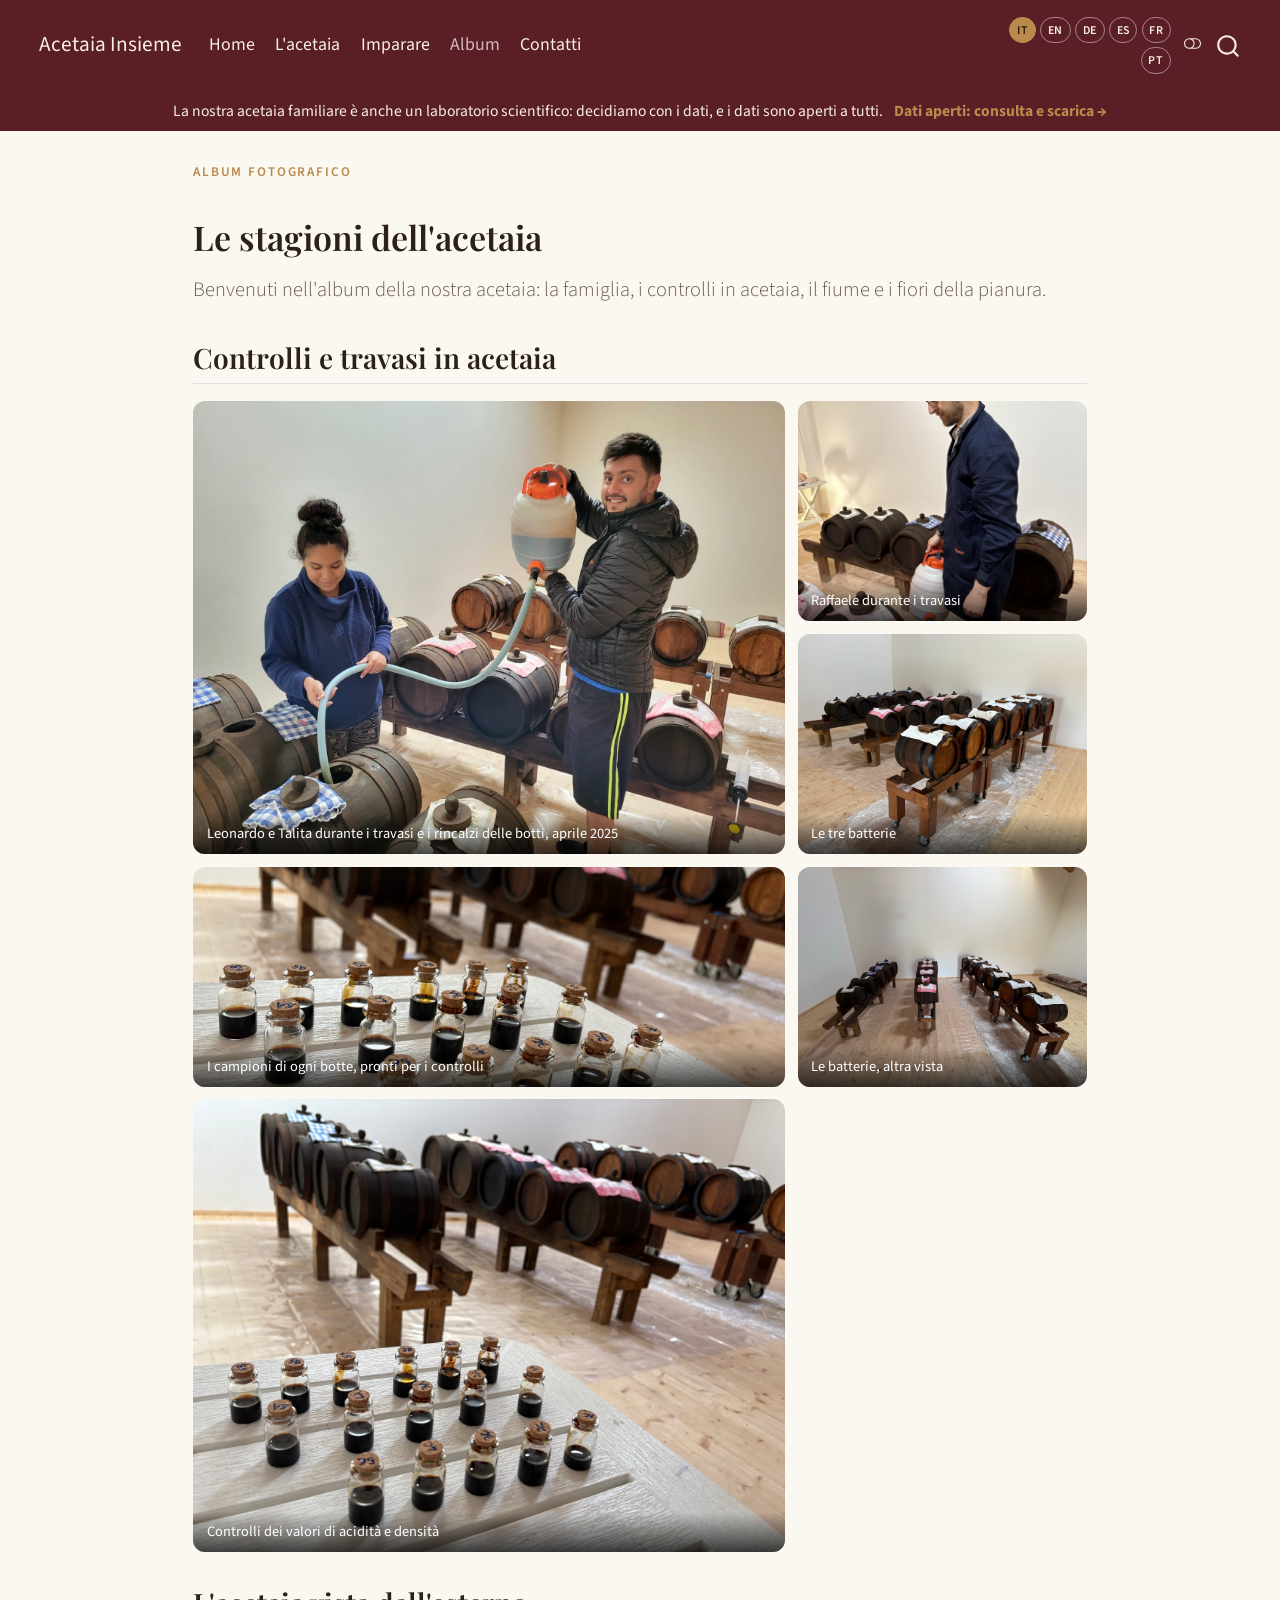
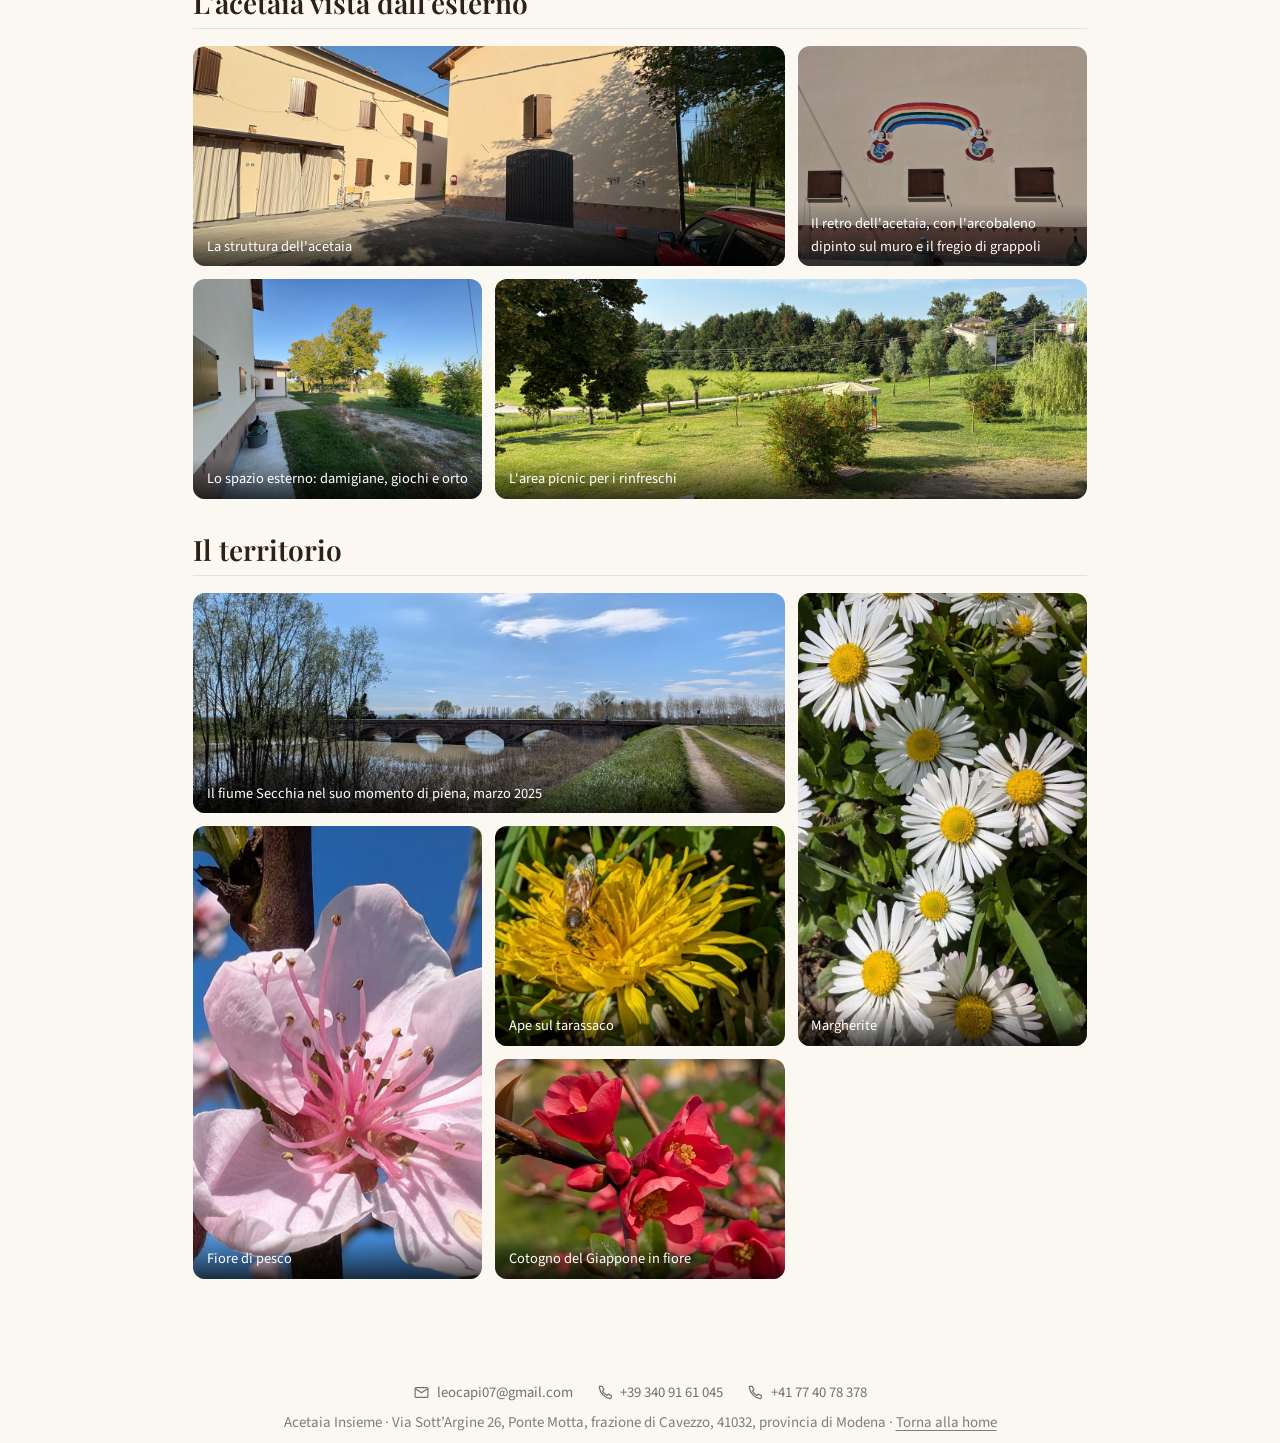
<file: docs/album.html>
<!DOCTYPE html>
<html xmlns="http://www.w3.org/1999/xhtml" lang="it" xml:lang="it"><head>

<meta charset="utf-8">
<meta name="generator" content="quarto-1.10.18">

<meta name="viewport" content="width=device-width, initial-scale=1.0, user-scalable=yes">


<title>Album – Acetaia Insieme</title>
<style>
/* Default styles provided by pandoc.
** See https://pandoc.org/MANUAL.html#variables-for-html for config info.
*/
span.smallcaps{font-variant: small-caps;}
div.columns{display: flex; gap: 1.5em;}
div.column{flex: auto;}
@media screen {
div.columns{gap: min(4vw, 1.5em);}
div.column{overflow-x: auto;}
}
div.hanging-indent{margin-left: 1.5em; text-indent: -1.5em;}
ul.task-list{list-style: none;}
ul.task-list li input[type="checkbox"] {
  width: 0.8em;
  margin: 0 0.8em 0.2em -1em; /* quarto-specific, see https://github.com/quarto-dev/quarto-cli/issues/4556 */ 
  vertical-align: middle;
}
</style>


<script src="site_libs/quarto-nav/quarto-nav.js"></script>
<script src="site_libs/clipboard/clipboard.min.js"></script>
<script src="site_libs/quarto-search/autocomplete.umd.js"></script>
<script src="site_libs/quarto-search/fuse.min.js"></script>
<script src="site_libs/quarto-search/quarto-search.js"></script>
<meta name="quarto:offset" content="./">
<link href="./assets/favicon.svg" rel="icon" type="image/svg+xml">
<script src="site_libs/quarto-html/quarto.js" type="module"></script>
<script src="site_libs/quarto-html/tabsets/tabsets.js" type="module"></script>
<script src="site_libs/quarto-html/popper.min.js"></script>
<script src="site_libs/quarto-html/tippy.umd.min.js"></script>
<script src="site_libs/quarto-html/anchor.min.js"></script>
<link href="site_libs/quarto-html/tippy.css" rel="stylesheet">
<link href="site_libs/quarto-html/quarto-syntax-highlighting-64a204ab8560d761af7679ceaba22944.css" rel="stylesheet" class="quarto-color-scheme" id="quarto-text-highlighting-styles">
<link href="site_libs/quarto-html/quarto-syntax-highlighting-dark-b85bc7c33db8c58e0ec93c3465666fed.css" rel="stylesheet" class="quarto-color-scheme quarto-color-alternate" id="quarto-text-highlighting-styles">
<link href="site_libs/quarto-html/quarto-syntax-highlighting-64a204ab8560d761af7679ceaba22944.css" rel="stylesheet" class="quarto-color-scheme-extra" id="quarto-text-highlighting-styles">
<script src="site_libs/bootstrap/bootstrap.min.js"></script>
<link href="site_libs/bootstrap/bootstrap-icons.css" rel="stylesheet">
<link href="site_libs/bootstrap/bootstrap-2bea727b90382c11f6d861f7f147ed62.min.css" rel="stylesheet" append-hash="true" class="quarto-color-scheme" id="quarto-bootstrap" data-mode="light">
<link href="site_libs/bootstrap/bootstrap-dark-ac6c698bd94b7bc61811b1f618297ba7.min.css" rel="stylesheet" append-hash="true" class="quarto-color-scheme quarto-color-alternate" id="quarto-bootstrap" data-mode="dark">
<link href="site_libs/bootstrap/bootstrap-2bea727b90382c11f6d861f7f147ed62.min.css" rel="stylesheet" append-hash="true" class="quarto-color-scheme-extra" id="quarto-bootstrap" data-mode="light">
<script id="quarto-search-options" type="application/json">{
  "location": "navbar",
  "copy-button": false,
  "collapse-after": 3,
  "panel-placement": "end",
  "type": "overlay",
  "limit": 50,
  "keyboard-shortcut": [
    "f",
    "/",
    "s"
  ],
  "show-item-context": false,
  "language": {
    "search-no-results-text": "Nessun risultato",
    "search-matching-documents-text": "documenti trovati",
    "search-copy-link-title": "Copiare il link nella ricerca",
    "search-hide-matches-text": "Nascondere i risultati aggiuntivi",
    "search-more-match-text": "ci sono altri risultati in questo documento",
    "search-more-matches-text": "ulteriori risultati in questo documento",
    "search-clear-button-title": "Pulire",
    "search-text-placeholder": "",
    "search-detached-cancel-button-title": "Cancellare",
    "search-submit-button-title": "Inviare",
    "search-label": "Ricerca"
  }
}</script>
<link rel="preconnect" href="https://fonts.googleapis.com">
<link href="https://fonts.googleapis.com/css2?family=Playfair+Display:wght@500;700&amp;family=Source+Sans+3:wght@400;600&amp;display=swap" rel="stylesheet">
<script>
(function(){
  var saved=null; try{saved=localStorage.getItem('ai-lang');}catch(e){}
  document.documentElement.setAttribute('data-lang', saved||'it');
})();
</script>
<script src="assets/i18n.js" defer=""></script>


<link rel="stylesheet" href="styles.css">
</head>

<body class="nav-fixed quarto-light"><script id="quarto-html-before-body" type="application/javascript">
    const toggleBodyColorMode = (bsSheetEl) => {
      const mode = bsSheetEl.getAttribute("data-mode");
      const bodyEl = window.document.querySelector("body");
      if (mode === "dark") {
        bodyEl.classList.add("quarto-dark");
        bodyEl.classList.remove("quarto-light");
      } else {
        bodyEl.classList.add("quarto-light");
        bodyEl.classList.remove("quarto-dark");
      }
    }
    const toggleBodyColorPrimary = () => {
      const bsSheetEl = window.document.querySelector("link#quarto-bootstrap:not([rel=disabled-stylesheet])");
      if (bsSheetEl) {
        toggleBodyColorMode(bsSheetEl);
      }
    }
    const setColorSchemeToggle = (alternate) => {
      const toggles = window.document.querySelectorAll('.quarto-color-scheme-toggle');
      for (let i=0; i < toggles.length; i++) {
        const toggle = toggles[i];
        if (toggle) {
          if (alternate) {
            toggle.classList.add("alternate");
          } else {
            toggle.classList.remove("alternate");
          }
        }
      }
    };
    const toggleColorMode = (alternate) => {
      // Switch the stylesheets
      const primaryStylesheets = window.document.querySelectorAll('link.quarto-color-scheme:not(.quarto-color-alternate)');
      const alternateStylesheets = window.document.querySelectorAll('link.quarto-color-scheme.quarto-color-alternate');
      manageTransitions('#quarto-margin-sidebar .nav-link', false);
      if (alternate) {
        // note: dark is layered on light, we don't disable primary!
        enableStylesheet(alternateStylesheets);
        for (const sheetNode of alternateStylesheets) {
          if (sheetNode.id === "quarto-bootstrap") {
            toggleBodyColorMode(sheetNode);
          }
        }
      } else {
        disableStylesheet(alternateStylesheets);
        enableStylesheet(primaryStylesheets)
        toggleBodyColorPrimary();
      }
      manageTransitions('#quarto-margin-sidebar .nav-link', true);
      // Switch the toggles
      setColorSchemeToggle(alternate)
      // Hack to workaround the fact that safari doesn't
      // properly recolor the scrollbar when toggling (#1455)
      if (navigator.userAgent.indexOf('Safari') > 0 && navigator.userAgent.indexOf('Chrome') == -1) {
        manageTransitions("body", false);
        window.scrollTo(0, 1);
        setTimeout(() => {
          window.scrollTo(0, 0);
          manageTransitions("body", true);
        }, 40);
      }
    }
    const disableStylesheet = (stylesheets) => {
      for (let i=0; i < stylesheets.length; i++) {
        const stylesheet = stylesheets[i];
        stylesheet.rel = 'disabled-stylesheet';
      }
    }
    const enableStylesheet = (stylesheets) => {
      for (let i=0; i < stylesheets.length; i++) {
        const stylesheet = stylesheets[i];
        if(stylesheet.rel !== 'stylesheet') { // for Chrome, which will still FOUC without this check
          stylesheet.rel = 'stylesheet';
        }
      }
    }
    const manageTransitions = (selector, allowTransitions) => {
      const els = window.document.querySelectorAll(selector);
      for (let i=0; i < els.length; i++) {
        const el = els[i];
        if (allowTransitions) {
          el.classList.remove('notransition');
        } else {
          el.classList.add('notransition');
        }
      }
    }
    const isFileUrl = () => {
      return window.location.protocol === 'file:';
    }
    const hasAlternateSentinel = () => {
      let styleSentinel = getColorSchemeSentinel();
      if (styleSentinel !== null) {
        return styleSentinel === "alternate";
      } else {
        return false;
      }
    }
    const setStyleSentinel = (alternate) => {
      const value = alternate ? "alternate" : "default";
      if (!isFileUrl()) {
        window.localStorage.setItem("quarto-color-scheme", value);
      } else {
        localAlternateSentinel = value;
      }
    }
    const getColorSchemeSentinel = () => {
      if (!isFileUrl()) {
        const storageValue = window.localStorage.getItem("quarto-color-scheme");
        return storageValue != null ? storageValue : localAlternateSentinel;
      } else {
        return localAlternateSentinel;
      }
    }
    const toggleGiscusIfUsed = (isAlternate, darkModeDefault) => {
      const baseTheme = document.querySelector('#giscus-base-theme')?.value ?? 'light';
      const alternateTheme = document.querySelector('#giscus-alt-theme')?.value ?? 'dark';
      let newTheme = '';
      if(authorPrefersDark) {
        newTheme = isAlternate ? baseTheme : alternateTheme;
      } else {
        newTheme = isAlternate ? alternateTheme : baseTheme;
      }
      const changeGiscusTheme = () => {
        // From: https://github.com/giscus/giscus/issues/336
        const sendMessage = (message) => {
          const iframe = document.querySelector('iframe.giscus-frame');
          if (!iframe) return;
          iframe.contentWindow.postMessage({ giscus: message }, 'https://giscus.app');
        }
        sendMessage({
          setConfig: {
            theme: newTheme
          }
        });
      }
      const isGiscussLoaded = window.document.querySelector('iframe.giscus-frame') !== null;
      if (isGiscussLoaded) {
        changeGiscusTheme();
      }
    };
    const authorPrefersDark = false;
    const darkModeDefault = authorPrefersDark;
      document.querySelector('link#quarto-text-highlighting-styles.quarto-color-scheme-extra').rel = 'disabled-stylesheet';
      document.querySelector('link#quarto-bootstrap.quarto-color-scheme-extra').rel = 'disabled-stylesheet';
    let localAlternateSentinel = darkModeDefault ? 'alternate' : 'default';
    // Dark / light mode switch
    window.quartoToggleColorScheme = () => {
      // Read the current dark / light value
      let toAlternate = !hasAlternateSentinel();
      toggleColorMode(toAlternate);
      setStyleSentinel(toAlternate);
      toggleGiscusIfUsed(toAlternate, darkModeDefault);
      window.dispatchEvent(new Event('resize'));
    };
    // Switch to dark mode if need be
    if (hasAlternateSentinel()) {
      toggleColorMode(true);
    } else {
      toggleColorMode(false);
    }
  </script>

<div id="quarto-search-results"></div>
  <header id="quarto-header" class="headroom fixed-top">
    <nav class="navbar navbar-expand-lg " data-bs-theme="dark">
      <div class="navbar-container container-fluid">
      <div class="navbar-brand-container mx-auto">
    <a href="./index.html" class="navbar-brand navbar-brand-logo">
    <img src="./assets/favicon.svg" alt="" class="navbar-logo light-content">
    <img src="./assets/favicon.svg" alt="" class="navbar-logo dark-content">
    </a>
    <a class="navbar-brand" href="./index.html">
    <span class="navbar-title">Acetaia Insieme</span>
    </a>
  </div>
            <div id="quarto-search" class="" title="Ricerca"></div>
          <button class="navbar-toggler" type="button" data-bs-toggle="collapse" data-bs-target="#navbarCollapse" aria-controls="navbarCollapse" role="menu" aria-expanded="false" aria-label="Attiva/disattiva la navigazione" onclick="if (window.quartoToggleHeadroom) { window.quartoToggleHeadroom(); }">
  <span class="navbar-toggler-icon"></span>
</button>
          <div class="collapse navbar-collapse" id="navbarCollapse">
            <ul class="navbar-nav navbar-nav-scroll me-auto">
  <li class="nav-item">
    <a class="nav-link" href="./index.html"> 
<span class="menu-text">Home</span></a>
  </li>  
  <li class="nav-item">
    <a class="nav-link" href="./acetaia.html"> 
<span class="menu-text">L’acetaia</span></a>
  </li>  
  <li class="nav-item">
    <a class="nav-link" href="./imparare.html"> 
<span class="menu-text">Imparare</span></a>
  </li>  
  <li class="nav-item">
    <a class="nav-link active" href="./album.html" aria-current="page"> 
<span class="menu-text">Album</span></a>
  </li>  
  <li class="nav-item">
    <a class="nav-link" href="./contatti.html"> 
<span class="menu-text">Contatti</span></a>
  </li>  
</ul>
          </div> <!-- /navcollapse -->
            <div class="quarto-navbar-tools">
  <a href="" class="quarto-color-scheme-toggle quarto-navigation-tool  px-1" onclick="window.quartoToggleColorScheme(); return false;" title="Attiva/disattiva la modalità oscura"><i class="bi"></i></a>
</div>
      </div> <!-- /container-fluid -->
    </nav>
</header>
<!-- content -->
<div id="quarto-content" class="quarto-container page-columns page-rows-contents page-layout-full page-navbar">
<!-- sidebar -->
<!-- margin-sidebar -->
    
<!-- main -->
<main class="content column-page" id="quarto-document-content"><header id="title-block-header" class="quarto-title-block"></header>





<p class="eyebrow"><span class="l" lang="it">Album fotografico</span><span class="l" lang="en">Photo album</span><span class="l" lang="de">Fotoalbum</span><span class="l" lang="es">Álbum fotográfico</span><span class="l" lang="fr">Album photo</span><span class="l" lang="pt">Álbum de fotos</span></p>
<h1><span class="l" lang="it">Le stagioni dell'acetaia</span><span class="l" lang="en">The seasons of the acetaia</span><span class="l" lang="de">Die Jahreszeiten der Acetaia</span><span class="l" lang="es">Las estaciones de la acetaia</span><span class="l" lang="fr">Les saisons de l'acetaia</span><span class="l" lang="pt">As estações da acetaia</span></h1>
<p class="lead">
<span class="l" lang="it">Benvenuti nell'album della nostra acetaia: la famiglia, i controlli in acetaia, il fiume e i fiori della pianura.</span>
<span class="l" lang="en">Welcome to the album of our acetaia: the family, the checks in the acetaia, the river and the flowers of the plain.</span>
<span class="l" lang="de">Willkommen im Album unserer Acetaia: die Familie, die Kontrollen in der Acetaia, der Fluss und die Blumen der Ebene.</span><span class="l" lang="es">Bienvenidos al álbum de nuestra acetaia: la familia, los controles en la acetaia, el río y las flores de la llanura.</span><span class="l" lang="fr">Bienvenue dans l'album de notre acetaia : la famille, les contrôles dans l'acetaia, le fleuve et les fleurs de la plaine.</span><span class="l" lang="pt">Bem-vindos ao álbum da nossa acetaia: a família, os controles na acetaia, o rio e as flores da planície.</span>
</p>

<h2 class="anchored"><span class="l" lang="it">Controlli e travasi in acetaia</span><span class="l" lang="en">Checks and transfers in the acetaia</span><span class="l" lang="de">Kontrollen und Umfüllen in der Acetaia</span><span class="l" lang="es">Controles y trasiegos en la acetaia</span><span class="l" lang="fr">Contrôles et transvasements dans l'acetaia</span><span class="l" lang="pt">Controles e trasfegas na acetaia</span></h2>
<div class="gallery">
  <figure class="wide tall figure"><img src="foto/leonardo_talita_travasi.jpg" alt="Leonardo e Talita durante i travasi" class="figure-img"><figcaption><span class="l" lang="it">Leonardo e Talita durante i travasi e i rincalzi delle botti, aprile 2025</span><span class="l" lang="en">Leonardo and Talita during the transfers and topping up of the barrels, April 2025</span><span class="l" lang="de">Leonardo und Talita beim Umfüllen und Nachfüllen der Fässer, April 2025</span><span class="l" lang="es">Leonardo y Talita durante los trasiegos y rellenos de los barriles, abril de 2025</span><span class="l" lang="fr">Leonardo et Talita pendant les transvasements et le remplissage des fûts, avril 2025</span><span class="l" lang="pt">Leonardo e Talita durante as trasfegas e reposições dos barris, abril de 2025</span></figcaption></figure>
  <figure class="wide figure"><img src="foto/controlli_botti.jpg" alt="Campioni per i controlli delle botti" class="figure-img"><figcaption><span class="l" lang="it">I campioni di ogni botte, pronti per i controlli</span><span class="l" lang="en">Samples from every barrel, ready for the checks</span><span class="l" lang="de">Proben aus jedem Fass, bereit für die Kontrollen</span><span class="l" lang="es">Las muestras de cada barril, listas para los controles</span><span class="l" lang="fr">Les échantillons de chaque fût, prêts pour les contrôles</span><span class="l" lang="pt">As amostras de cada barril, prontas para os controles</span></figcaption></figure>
  <figure class="figure"><img src="foto/raffaele_travasi.jpg" alt="Raffaele durante i travasi" class="figure-img"><figcaption><span class="l" lang="it">Raffaele durante i travasi</span><span class="l" lang="en">Raffaele during the transfers</span><span class="l" lang="de">Raffaele beim Umfüllen</span><span class="l" lang="es">Raffaele durante los trasiegos</span><span class="l" lang="fr">Raffaele pendant les transvasements</span><span class="l" lang="pt">Raffaele durante as trasfegas</span></figcaption></figure>
  <figure class="figure"><img src="foto/batterie_1.jpg" alt="Le batterie" class="figure-img"><figcaption><span class="l" lang="it">Le tre batterie</span><span class="l" lang="en">The three batteries</span><span class="l" lang="de">Die drei Batterien</span><span class="l" lang="es">Las tres baterías</span><span class="l" lang="fr">Les trois batteries</span><span class="l" lang="pt">As três baterias</span></figcaption></figure>
  <figure class="figure"><img src="foto/batterie_2.jpg" alt="Le batterie, altra vista" class="figure-img"><figcaption><span class="l" lang="it">Le batterie, altra vista</span><span class="l" lang="en">The batteries, another view</span><span class="l" lang="de">Die Batterien, andere Ansicht</span><span class="l" lang="es">Las baterías, otra vista</span><span class="l" lang="fr">Les batteries, autre vue</span><span class="l" lang="pt">As baterias, outra vista</span></figcaption></figure>
  <figure class="wide tall figure"><img src="foto/controlli.jpg" alt="Controlli di acidità e densità" class="figure-img"><figcaption><span class="l" lang="it">Controlli dei valori di acidità e densità</span><span class="l" lang="en">Checking acidity and density values</span><span class="l" lang="de">Kontrolle von Säure- und Dichtewerten</span><span class="l" lang="es">Controles de los valores de acidez y densidad</span><span class="l" lang="fr">Contrôles des valeurs d'acidité et de densité</span><span class="l" lang="pt">Controles dos valores de acidez e densidade</span></figcaption></figure>
</div>

<h2 class="anchored"><span class="l" lang="it">L'acetaia vista dall'esterno</span><span class="l" lang="en">The acetaia from outside</span><span class="l" lang="de">Die Acetaia von außen</span><span class="l" lang="es">La acetaia vista desde fuera</span><span class="l" lang="fr">L'acetaia vue de l'extérieur</span><span class="l" lang="pt">A acetaia vista de fora</span></h2>
<div class="gallery">
  <figure class="wide figure"><img src="foto/acetaia_struttura.jpg" alt="La struttura dell'acetaia" class="figure-img"><figcaption><span class="l" lang="it">La struttura dell'acetaia</span><span class="l" lang="en">The acetaia building</span><span class="l" lang="de">Das Gebäude der Acetaia</span><span class="l" lang="es">La estructura de la acetaia</span><span class="l" lang="fr">La structure de l'acetaia</span><span class="l" lang="pt">A estrutura da acetaia</span></figcaption></figure>
  <figure class="figure"><img src="foto/acetaia_arcobaleno.jpg" alt="L'acetaia dal retro, con l'arcobaleno dipinto sul muro" class="figure-img"><figcaption><span class="l" lang="it">Il retro dell'acetaia, con l'arcobaleno dipinto sul muro e il fregio di grappoli</span><span class="l" lang="en">The back of the acetaia, with the rainbow painted on the wall and the frieze of grape bunches</span><span class="l" lang="de">Die Rückseite der Acetaia, mit dem auf die Wand gemalten Regenbogen und dem Traubenfries</span><span class="l" lang="es">La parte trasera de la acetaia, con el arcoíris pintado en el muro y el friso de racimos</span><span class="l" lang="fr">L'arrière de l'acetaia, avec l'arc-en-ciel peint sur le mur et la frise de grappes</span><span class="l" lang="pt">A parte de trás da acetaia, com o arco-íris pintado no muro e o friso de cachos</span></figcaption></figure>
  <figure class="figure"><img src="foto/acetaia_damigiane.jpg" alt="Spazio esterno con le damigiane" class="figure-img"><figcaption><span class="l" lang="it">Lo spazio esterno: damigiane, giochi e orto</span><span class="l" lang="en">The outdoor space: carboys, play and vegetable garden</span><span class="l" lang="de">Der Außenbereich: Glasballons, Spielen und Gemüsegarten</span><span class="l" lang="es">El espacio exterior: damajuanas, juegos y huerto</span><span class="l" lang="fr">L'espace extérieur : dames-jeannes, jeux et potager</span><span class="l" lang="pt">O espaço externo: garrafões, brinquedos e horta</span></figcaption></figure>
  <figure class="wide figure"><img src="foto/area_picnic.jpg" alt="Area picnic" class="figure-img"><figcaption><span class="l" lang="it">L'area picnic per i rinfreschi</span><span class="l" lang="en">The picnic area for refreshments</span><span class="l" lang="de">Der Picknickbereich für Erfrischungen</span><span class="l" lang="es">La zona de picnic para los refrigerios</span><span class="l" lang="fr">L'aire de pique-nique pour les collations</span><span class="l" lang="pt">A área de piquenique para os lanches</span></figcaption></figure>
</div>

<h2 class="anchored"><span class="l" lang="it">Il territorio</span><span class="l" lang="en">The land</span><span class="l" lang="de">Die Gegend</span><span class="l" lang="es">El territorio</span><span class="l" lang="fr">Le territoire</span><span class="l" lang="pt">O território</span></h2>
<div class="gallery">
  <figure class="wide figure"><img src="foto/fiume_secchia.jpg" alt="Fiume Secchia" class="figure-img"><figcaption><span class="l" lang="it">Il fiume Secchia nel suo momento di piena, marzo 2025</span><span class="l" lang="en">The river Secchia at its flood peak, March 2025</span><span class="l" lang="de">Der Fluss Secchia bei Hochwasser, März 2025</span><span class="l" lang="es">El río Secchia en su momento de crecida, marzo de 2025</span><span class="l" lang="fr">Le fleuve Secchia au moment de sa crue, mars 2025</span><span class="l" lang="pt">O rio Secchia no seu momento de cheia, março de 2025</span></figcaption></figure>
  <figure class="tall figure"><img src="foto/fiore3.jpg" alt="Margherite" class="figure-img"><figcaption><span class="l" lang="it">Margherite</span><span class="l" lang="en">Daisies</span><span class="l" lang="de">Gänseblümchen</span><span class="l" lang="es">Margaritas</span><span class="l" lang="fr">Marguerites</span><span class="l" lang="pt">Margaridas</span></figcaption></figure>
  <figure class="tall figure"><img src="foto/fiore4.jpg" alt="Fiore di pesco" class="figure-img"><figcaption><span class="l" lang="it">Fiore di pesco</span><span class="l" lang="en">Peach blossom</span><span class="l" lang="de">Pfirsichblüte</span><span class="l" lang="es">Flor de melocotonero</span><span class="l" lang="fr">Fleur de pêcher</span><span class="l" lang="pt">Flor de pessegueiro</span></figcaption></figure>
  <figure class="figure"><img src="foto/fiore1.jpg" alt="Ape sul tarassaco" class="figure-img"><figcaption><span class="l" lang="it">Ape sul tarassaco</span><span class="l" lang="en">Bee on a dandelion</span><span class="l" lang="de">Biene auf Löwenzahn</span><span class="l" lang="es">Abeja sobre el diente de león</span><span class="l" lang="fr">Abeille sur un pissenlit</span><span class="l" lang="pt">Abelha no dente-de-leão</span></figcaption></figure>
  <figure class="figure"><img src="foto/fiore2.jpg" alt="Cotogno in fiore" class="figure-img"><figcaption><span class="l" lang="it">Cotogno del Giappone in fiore</span><span class="l" lang="en">Japanese quince in bloom</span><span class="l" lang="de">Japanische Zierquitte in Blüte</span><span class="l" lang="es">Membrillo del Japón en flor</span><span class="l" lang="fr">Cognassier du Japon en fleurs</span><span class="l" lang="pt">Marmeleiro-do-japão em flor</span></figcaption></figure>
</div>




</main> <!-- /main -->
<script id="quarto-html-after-body" type="application/javascript">
  window.document.addEventListener("DOMContentLoaded", function (event) {
    // Ensure there is a toggle, if there isn't float one in the top right
    if (window.document.querySelector('.quarto-color-scheme-toggle') === null) {
      const a = window.document.createElement('a');
      a.classList.add('top-right');
      a.classList.add('quarto-color-scheme-toggle');
      a.href = "";
      a.onclick = function() { try { window.quartoToggleColorScheme(); } catch {} return false; };
      const i = window.document.createElement("i");
      i.classList.add('bi');
      a.appendChild(i);
      window.document.body.appendChild(a);
    }
    setColorSchemeToggle(hasAlternateSentinel())
    const icon = "";
    const anchorJS = new window.AnchorJS();
    anchorJS.options = {
      placement: 'right',
      icon: icon
    };
    anchorJS.add('.anchored');
    const isCodeAnnotation = (el) => {
      for (const clz of el.classList) {
        if (clz.startsWith('code-annotation-')) {                     
          return true;
        }
      }
      return false;
    }
    const onCopySuccess = function(e) {
      // button target
      const button = e.trigger;
      // don't keep focus
      button.blur();
      // flash "checked"
      button.classList.add('code-copy-button-checked');
      var currentTitle = button.getAttribute("title");
      button.setAttribute("title", "Copiato!");
      let tooltip;
      if (window.bootstrap) {
        button.setAttribute("data-bs-toggle", "tooltip");
        button.setAttribute("data-bs-placement", "left");
        button.setAttribute("data-bs-title", "Copiato!");
        tooltip = new bootstrap.Tooltip(button, 
          { trigger: "manual", 
            customClass: "code-copy-button-tooltip",
            offset: [0, -8]});
        tooltip.show();    
      }
      setTimeout(function() {
        if (tooltip) {
          tooltip.hide();
          button.removeAttribute("data-bs-title");
          button.removeAttribute("data-bs-toggle");
          button.removeAttribute("data-bs-placement");
        }
        button.setAttribute("title", currentTitle);
        button.classList.remove('code-copy-button-checked');
      }, 1000);
      // clear code selection
      e.clearSelection();
    }
    const getTextToCopy = function(trigger) {
      const outerScaffold = trigger.parentElement.cloneNode(true);
      const codeEl = outerScaffold.querySelector('code');
      for (const childEl of codeEl.children) {
        if (isCodeAnnotation(childEl)) {
          childEl.remove();
        }
      }
      return codeEl.innerText;
    }
    const clipboard = new window.ClipboardJS('.code-copy-button:not([data-in-quarto-modal])', {
      text: getTextToCopy
    });
    clipboard.on('success', onCopySuccess);
    if (window.document.getElementById('quarto-embedded-source-code-modal')) {
      const clipboardModal = new window.ClipboardJS('.code-copy-button[data-in-quarto-modal]', {
        text: getTextToCopy,
        container: window.document.getElementById('quarto-embedded-source-code-modal')
      });
      clipboardModal.on('success', onCopySuccess);
    }
      var localhostRegex = new RegExp(/^(?:http|https):\/\/localhost\:?[0-9]*\//);
      var mailtoRegex = new RegExp(/^mailto:/);
        var filterRegex = new RegExp('/' + window.location.host + '/');
      var isInternal = (href) => {
          return filterRegex.test(href) || localhostRegex.test(href) || mailtoRegex.test(href);
      }
      // Inspect non-navigation links and adorn them if external
     var links = window.document.querySelectorAll('a[href]:not(.nav-link):not(.navbar-brand):not(.toc-action):not(.sidebar-link):not(.sidebar-item-toggle):not(.pagination-link):not(.no-external):not([aria-hidden]):not(.dropdown-item):not(.quarto-navigation-tool):not(.about-link)');
      for (var i=0; i<links.length; i++) {
        const link = links[i];
        if (!isInternal(link.href)) {
          // undo the damage that might have been done by quarto-nav.js in the case of
          // links that we want to consider external
          if (link.dataset.originalHref !== undefined) {
            link.href = link.dataset.originalHref;
          }
            // target, if specified
            link.setAttribute("target", "_blank");
            if (link.getAttribute("rel") === null) {
              link.setAttribute("rel", "noopener");
            }
        }
      }
    function tippyHover(el, contentFn, onTriggerFn, onUntriggerFn) {
      const config = {
        allowHTML: true,
        maxWidth: 500,
        delay: 100,
        arrow: false,
        appendTo: function(el) {
            return el.parentElement;
        },
        interactive: true,
        interactiveBorder: 10,
        theme: 'quarto',
        placement: 'bottom-start',
      };
      if (contentFn) {
        config.content = contentFn;
      }
      if (onTriggerFn) {
        config.onTrigger = onTriggerFn;
      }
      if (onUntriggerFn) {
        config.onUntrigger = onUntriggerFn;
      }
      window.tippy(el, config); 
    }
    const noterefs = window.document.querySelectorAll('a[role="doc-noteref"]');
    for (var i=0; i<noterefs.length; i++) {
      const ref = noterefs[i];
      tippyHover(ref, function() {
        // use id or data attribute instead here
        let href = ref.getAttribute('data-footnote-href') || ref.getAttribute('href');
        try { href = new URL(href).hash; } catch {}
        const id = href.replace(/^#\/?/, "");
        const note = window.document.getElementById(id);
        if (note) {
          return note.innerHTML;
        } else {
          return "";
        }
      });
    }
    const xrefs = window.document.querySelectorAll('a.quarto-xref');
    const processXRef = (id, note) => {
      // Strip column container classes
      const stripColumnClz = (el) => {
        el.classList.remove("page-full", "page-columns");
        if (el.children) {
          for (const child of el.children) {
            stripColumnClz(child);
          }
        }
      }
      stripColumnClz(note)
      if (id === null || id.startsWith('sec-')) {
        // Special case sections, only their first couple elements
        const container = document.createElement("div");
        if (note.children && note.children.length > 2) {
          container.appendChild(note.children[0].cloneNode(true));
          for (let i = 1; i < note.children.length; i++) {
            const child = note.children[i];
            if (child.tagName === "P" && child.innerText === "") {
              continue;
            } else {
              container.appendChild(child.cloneNode(true));
              break;
            }
          }
          if (window.Quarto?.typesetMath) {
            window.Quarto.typesetMath(container);
          }
          return container.innerHTML
        } else {
          if (window.Quarto?.typesetMath) {
            window.Quarto.typesetMath(note);
          }
          return note.innerHTML;
        }
      } else {
        // Remove any anchor links if they are present
        const anchorLink = note.querySelector('a.anchorjs-link');
        if (anchorLink) {
          anchorLink.remove();
        }
        if (window.Quarto?.typesetMath) {
          window.Quarto.typesetMath(note);
        }
        if (note.classList.contains("callout")) {
          return note.outerHTML;
        } else {
          return note.innerHTML;
        }
      }
    }
    for (var i=0; i<xrefs.length; i++) {
      const xref = xrefs[i];
      tippyHover(xref, undefined, function(instance) {
        instance.disable();
        let url = xref.getAttribute('href');
        let hash = undefined; 
        if (url.startsWith('#')) {
          hash = url;
        } else {
          try { hash = new URL(url).hash; } catch {}
        }
        if (hash) {
          const id = hash.replace(/^#\/?/, "");
          const note = window.document.getElementById(id);
          if (note !== null) {
            try {
              const html = processXRef(id, note.cloneNode(true));
              instance.setContent(html);
            } finally {
              instance.enable();
              instance.show();
            }
          } else {
            // See if we can fetch this
            fetch(url.split('#')[0])
            .then(res => res.text())
            .then(html => {
              const parser = new DOMParser();
              const htmlDoc = parser.parseFromString(html, "text/html");
              const note = htmlDoc.getElementById(id);
              if (note !== null) {
                const html = processXRef(id, note);
                instance.setContent(html);
              } 
            }).finally(() => {
              instance.enable();
              instance.show();
            });
          }
        } else {
          // See if we can fetch a full url (with no hash to target)
          // This is a special case and we should probably do some content thinning / targeting
          fetch(url)
          .then(res => res.text())
          .then(html => {
            const parser = new DOMParser();
            const htmlDoc = parser.parseFromString(html, "text/html");
            const note = htmlDoc.querySelector('main.content');
            if (note !== null) {
              // This should only happen for chapter cross references
              // (since there is no id in the URL)
              // remove the first header
              if (note.children.length > 0 && note.children[0].tagName === "HEADER") {
                note.children[0].remove();
              }
              const html = processXRef(null, note);
              instance.setContent(html);
            } 
          }).finally(() => {
            instance.enable();
            instance.show();
          });
        }
      }, function(instance) {
      });
    }
        let selectedAnnoteEl;
        const selectorForAnnotation = ( cell, annotation) => {
          let cellAttr = 'data-code-cell="' + cell + '"';
          let lineAttr = 'data-code-annotation="' +  annotation + '"';
          const selector = 'span[' + cellAttr + '][' + lineAttr + ']';
          return selector;
        }
        const selectCodeLines = (annoteEl) => {
          const doc = window.document;
          const targetCell = annoteEl.getAttribute("data-target-cell");
          const targetAnnotation = annoteEl.getAttribute("data-target-annotation");
          const annoteSpan = window.document.querySelector(selectorForAnnotation(targetCell, targetAnnotation));
          const lines = annoteSpan.getAttribute("data-code-lines").split(",");
          const lineIds = lines.map((line) => {
            return targetCell + "-" + line;
          })
          let top = null;
          let height = null;
          let parent = null;
          if (lineIds.length > 0) {
              //compute the position of the single el (top and bottom and make a div)
              const el = window.document.getElementById(lineIds[0]);
              top = el.offsetTop;
              height = el.offsetHeight;
              parent = el.parentElement.parentElement;
            if (lineIds.length > 1) {
              const lastEl = window.document.getElementById(lineIds[lineIds.length - 1]);
              const bottom = lastEl.offsetTop + lastEl.offsetHeight;
              height = bottom - top;
            }
            if (top !== null && height !== null && parent !== null) {
              // cook up a div (if necessary) and position it 
              let div = window.document.getElementById("code-annotation-line-highlight");
              if (div === null) {
                div = window.document.createElement("div");
                div.setAttribute("id", "code-annotation-line-highlight");
                div.style.position = 'absolute';
                parent.appendChild(div);
              }
              div.style.top = top - 2 + "px";
              div.style.height = height + 4 + "px";
              div.style.left = 0;
              let gutterDiv = window.document.getElementById("code-annotation-line-highlight-gutter");
              if (gutterDiv === null) {
                gutterDiv = window.document.createElement("div");
                gutterDiv.setAttribute("id", "code-annotation-line-highlight-gutter");
                gutterDiv.style.position = 'absolute';
                const codeCell = window.document.getElementById(targetCell);
                const gutter = codeCell.querySelector('.code-annotation-gutter');
                gutter.appendChild(gutterDiv);
              }
              gutterDiv.style.top = top - 2 + "px";
              gutterDiv.style.height = height + 4 + "px";
            }
            selectedAnnoteEl = annoteEl;
          }
        };
        const unselectCodeLines = () => {
          const elementsIds = ["code-annotation-line-highlight", "code-annotation-line-highlight-gutter"];
          elementsIds.forEach((elId) => {
            const div = window.document.getElementById(elId);
            if (div) {
              div.remove();
            }
          });
          selectedAnnoteEl = undefined;
        };
          // Handle positioning of the toggle
      window.addEventListener(
        "resize",
        throttle(() => {
          elRect = undefined;
          if (selectedAnnoteEl) {
            selectCodeLines(selectedAnnoteEl);
          }
        }, 10)
      );
      function throttle(fn, ms) {
      let throttle = false;
      let timer;
        return (...args) => {
          if(!throttle) { // first call gets through
              fn.apply(this, args);
              throttle = true;
          } else { // all the others get throttled
              if(timer) clearTimeout(timer); // cancel #2
              timer = setTimeout(() => {
                fn.apply(this, args);
                timer = throttle = false;
              }, ms);
          }
        };
      }
        // Attach click handler to the DT
        const annoteDls = window.document.querySelectorAll('dt[data-target-cell]');
        for (const annoteDlNode of annoteDls) {
          annoteDlNode.addEventListener('click', (event) => {
            const clickedEl = event.target;
            if (clickedEl !== selectedAnnoteEl) {
              unselectCodeLines();
              const activeEl = window.document.querySelector('dt[data-target-cell].code-annotation-active');
              if (activeEl) {
                activeEl.classList.remove('code-annotation-active');
              }
              selectCodeLines(clickedEl);
              clickedEl.classList.add('code-annotation-active');
            } else {
              // Unselect the line
              unselectCodeLines();
              clickedEl.classList.remove('code-annotation-active');
            }
          });
        }
    const findCites = (el) => {
      const parentEl = el.parentElement;
      if (parentEl) {
        const cites = parentEl.dataset.cites;
        if (cites) {
          return {
            el,
            cites: cites.split(' ')
          };
        } else {
          return findCites(el.parentElement)
        }
      } else {
        return undefined;
      }
    };
    var bibliorefs = window.document.querySelectorAll('a[role="doc-biblioref"]');
    for (var i=0; i<bibliorefs.length; i++) {
      const ref = bibliorefs[i];
      const citeInfo = findCites(ref);
      if (citeInfo) {
        tippyHover(citeInfo.el, function() {
          var popup = window.document.createElement('div');
          citeInfo.cites.forEach(function(cite) {
            var citeDiv = window.document.createElement('div');
            citeDiv.classList.add('hanging-indent');
            citeDiv.classList.add('csl-entry');
            var biblioDiv = window.document.getElementById('ref-' + cite);
            if (biblioDiv) {
              citeDiv.innerHTML = biblioDiv.innerHTML;
            }
            popup.appendChild(citeDiv);
          });
          return popup.innerHTML;
        });
      }
    }
  });
  </script>
</div> <!-- /content -->
<footer class="footer">
  <div class="nav-footer">
    <div class="nav-footer-left">
      &nbsp;
    </div>   
    <div class="nav-footer-center">
<div class="footer-contact">
<a href="mailto:leocapi07@gmail.com"><svg class="fi" viewbox="0 0 24 24" aria-hidden="true"><path d="M3 6.5A1.5 1.5 0 0 1 4.5 5h15A1.5 1.5 0 0 1 21 6.5v11A1.5 1.5 0 0 1 19.5 19h-15A1.5 1.5 0 0 1 3 17.5z"></path><path d="m4 7 8 5.5L20 7"></path></svg>leocapi07@gmail.com</a><a href="tel:+393409161045"><svg class="fi" viewbox="0 0 24 24" aria-hidden="true"><path d="M7.5 3.5 9.8 8l-2 1.8a13 13 0 0 0 6.4 6.4l1.8-2 4.5 2.3-.6 3a1.4 1.4 0 0 1-1.6 1.1C11.4 19.7 4.3 12.6 3.2 4.7A1.4 1.4 0 0 1 4.3 3z"></path></svg>+39 340 91 61 045</a><a href="tel:+41774078378"><svg class="fi" viewbox="0 0 24 24" aria-hidden="true"><path d="M7.5 3.5 9.8 8l-2 1.8a13 13 0 0 0 6.4 6.4l1.8-2 4.5 2.3-.6 3a1.4 1.4 0 0 1-1.6 1.1C11.4 19.7 4.3 12.6 3.2 4.7A1.4 1.4 0 0 1 4.3 3z"></path></svg>+41 77 40 78 378</a>
</div>
<div class="footer-addr">
Acetaia Insieme · Via Sott’Argine 26, Ponte Motta, frazione di Cavezzo, 41032, provincia di Modena · <a href="index.html"><span class="l" lang="it">Torna alla home</span><span class="l" lang="en">Back to home</span><span class="l" lang="de">Zurück zur Startseite</span><span class="l" lang="es">Volver al inicio</span><span class="l" lang="fr">Retour à l’accueil</span><span class="l" lang="pt">Voltar ao início</span></a>
</div>
</div>
    <div class="nav-footer-right">
      &nbsp;
    </div>
  </div>
</footer>




</body></html>
</file>
<file: docs/site_libs/quarto-html/tippy.css>
.tippy-box[data-animation=fade][data-state=hidden]{opacity:0}[data-tippy-root]{max-width:calc(100vw - 10px)}.tippy-box{position:relative;background-color:#333;color:#fff;border-radius:4px;font-size:14px;line-height:1.4;white-space:normal;outline:0;transition-property:transform,visibility,opacity}.tippy-box[data-placement^=top]>.tippy-arrow{bottom:0}.tippy-box[data-placement^=top]>.tippy-arrow:before{bottom:-7px;left:0;border-width:8px 8px 0;border-top-color:initial;transform-origin:center top}.tippy-box[data-placement^=bottom]>.tippy-arrow{top:0}.tippy-box[data-placement^=bottom]>.tippy-arrow:before{top:-7px;left:0;border-width:0 8px 8px;border-bottom-color:initial;transform-origin:center bottom}.tippy-box[data-placement^=left]>.tippy-arrow{right:0}.tippy-box[data-placement^=left]>.tippy-arrow:before{border-width:8px 0 8px 8px;border-left-color:initial;right:-7px;transform-origin:center left}.tippy-box[data-placement^=right]>.tippy-arrow{left:0}.tippy-box[data-placement^=right]>.tippy-arrow:before{left:-7px;border-width:8px 8px 8px 0;border-right-color:initial;transform-origin:center right}.tippy-box[data-inertia][data-state=visible]{transition-timing-function:cubic-bezier(.54,1.5,.38,1.11)}.tippy-arrow{width:16px;height:16px;color:#333}.tippy-arrow:before{content:"";position:absolute;border-color:transparent;border-style:solid}.tippy-content{position:relative;padding:5px 9px;z-index:1}
</file>
<file: docs/site_libs/quarto-html/quarto-syntax-highlighting-64a204ab8560d761af7679ceaba22944.css>
/* quarto syntax highlight colors */
:root {
  --quarto-hl-ot-color: #003B4F;
  --quarto-hl-at-color: #657422;
  --quarto-hl-ss-color: #20794D;
  --quarto-hl-an-color: #5E5E5E;
  --quarto-hl-fu-color: #4758AB;
  --quarto-hl-st-color: #20794D;
  --quarto-hl-cf-color: #003B4F;
  --quarto-hl-op-color: #5E5E5E;
  --quarto-hl-er-color: #AD0000;
  --quarto-hl-bn-color: #AD0000;
  --quarto-hl-al-color: #AD0000;
  --quarto-hl-va-color: #111111;
  --quarto-hl-bu-color: inherit;
  --quarto-hl-ex-color: inherit;
  --quarto-hl-pp-color: #AD0000;
  --quarto-hl-in-color: #5E5E5E;
  --quarto-hl-vs-color: #20794D;
  --quarto-hl-wa-color: #5E5E5E;
  --quarto-hl-do-color: #5E5E5E;
  --quarto-hl-im-color: #00769E;
  --quarto-hl-ch-color: #20794D;
  --quarto-hl-dt-color: #AD0000;
  --quarto-hl-fl-color: #AD0000;
  --quarto-hl-co-color: #5E5E5E;
  --quarto-hl-cv-color: #5E5E5E;
  --quarto-hl-cn-color: #8f5902;
  --quarto-hl-sc-color: #5E5E5E;
  --quarto-hl-dv-color: #AD0000;
  --quarto-hl-kw-color: #003B4F;
}

/* other quarto variables */
:root {
  --quarto-font-monospace: SFMono-Regular, Menlo, Monaco, Consolas, "Liberation Mono", "Courier New", monospace;
}

/* syntax highlight based on Pandoc's rules */
pre > code.sourceCode > span {
  color: #003B4F;
}

code.sourceCode > span {
  color: #003B4F;
}

div.sourceCode,
div.sourceCode pre.sourceCode {
  color: #003B4F;
}

/* Normal */
code span {
  color: #003B4F;
}

/* Alert */
code span.al {
  color: #AD0000;
  font-style: inherit;
}

/* Annotation */
code span.an {
  color: #5E5E5E;
  font-style: inherit;
}

/* Attribute */
code span.at {
  color: #657422;
  font-style: inherit;
}

/* BaseN */
code span.bn {
  color: #AD0000;
  font-style: inherit;
}

/* BuiltIn */
code span.bu {
  font-style: inherit;
}

/* ControlFlow */
code span.cf {
  color: #003B4F;
  font-weight: bold;
  font-style: inherit;
}

/* Char */
code span.ch {
  color: #20794D;
  font-style: inherit;
}

/* Constant */
code span.cn {
  color: #8f5902;
  font-style: inherit;
}

/* Comment */
code span.co {
  color: #5E5E5E;
  font-style: inherit;
}

/* CommentVar */
code span.cv {
  color: #5E5E5E;
  font-style: italic;
}

/* Documentation */
code span.do {
  color: #5E5E5E;
  font-style: italic;
}

/* DataType */
code span.dt {
  color: #AD0000;
  font-style: inherit;
}

/* DecVal */
code span.dv {
  color: #AD0000;
  font-style: inherit;
}

/* Error */
code span.er {
  color: #AD0000;
  font-style: inherit;
}

/* Extension */
code span.ex {
  font-style: inherit;
}

/* Float */
code span.fl {
  color: #AD0000;
  font-style: inherit;
}

/* Function */
code span.fu {
  color: #4758AB;
  font-style: inherit;
}

/* Import */
code span.im {
  color: #00769E;
  font-style: inherit;
}

/* Information */
code span.in {
  color: #5E5E5E;
  font-style: inherit;
}

/* Keyword */
code span.kw {
  color: #003B4F;
  font-weight: bold;
  font-style: inherit;
}

/* Operator */
code span.op {
  color: #5E5E5E;
  font-style: inherit;
}

/* Other */
code span.ot {
  color: #003B4F;
  font-style: inherit;
}

/* Preprocessor */
code span.pp {
  color: #AD0000;
  font-style: inherit;
}

/* SpecialChar */
code span.sc {
  color: #5E5E5E;
  font-style: inherit;
}

/* SpecialString */
code span.ss {
  color: #20794D;
  font-style: inherit;
}

/* String */
code span.st {
  color: #20794D;
  font-style: inherit;
}

/* Variable */
code span.va {
  color: #111111;
  font-style: inherit;
}

/* VerbatimString */
code span.vs {
  color: #20794D;
  font-style: inherit;
}

/* Warning */
code span.wa {
  color: #5E5E5E;
  font-style: italic;
}

.prevent-inlining {
  content: "</";
}

/*# sourceMappingURL=9d8d5bb603a83b8298b89080a598c93b.css.map */
</file>
<file: docs/site_libs/quarto-html/quarto-syntax-highlighting-dark-b85bc7c33db8c58e0ec93c3465666fed.css>
/* quarto syntax highlight colors */
:root {
  --quarto-hl-al-color: #f07178;
  --quarto-hl-an-color: #d4d0ab;
  --quarto-hl-at-color: #00e0e0;
  --quarto-hl-bn-color: #d4d0ab;
  --quarto-hl-bu-color: #abe338;
  --quarto-hl-ch-color: #abe338;
  --quarto-hl-co-color: #f8f8f2;
  --quarto-hl-cv-color: #ffd700;
  --quarto-hl-cn-color: #ffd700;
  --quarto-hl-cf-color: #ffa07a;
  --quarto-hl-dt-color: #ffa07a;
  --quarto-hl-dv-color: #d4d0ab;
  --quarto-hl-do-color: #f8f8f2;
  --quarto-hl-er-color: #f07178;
  --quarto-hl-ex-color: #00e0e0;
  --quarto-hl-fl-color: #d4d0ab;
  --quarto-hl-fu-color: #ffa07a;
  --quarto-hl-im-color: #abe338;
  --quarto-hl-in-color: #d4d0ab;
  --quarto-hl-kw-color: #ffa07a;
  --quarto-hl-op-color: #ffa07a;
  --quarto-hl-ot-color: #00e0e0;
  --quarto-hl-pp-color: #dcc6e0;
  --quarto-hl-re-color: #00e0e0;
  --quarto-hl-sc-color: #abe338;
  --quarto-hl-ss-color: #abe338;
  --quarto-hl-st-color: #abe338;
  --quarto-hl-va-color: #00e0e0;
  --quarto-hl-vs-color: #abe338;
  --quarto-hl-wa-color: #dcc6e0;
}

/* other quarto variables */
:root {
  --quarto-font-monospace: SFMono-Regular, Menlo, Monaco, Consolas, "Liberation Mono", "Courier New", monospace;
}

/* syntax highlight based on Pandoc's rules */
pre > code.sourceCode > span {
  color: #f8f8f2;
}

code.sourceCode > span {
  color: #f8f8f2;
}

div.sourceCode,
div.sourceCode pre.sourceCode {
  color: #f8f8f2;
}

/* Normal */
code span {
  color: #f8f8f2;
}

/* Alert */
code span.al {
  color: #f07178;
}

/* Annotation */
code span.an {
  color: #d4d0ab;
}

/* Attribute */
code span.at {
  color: #00e0e0;
}

/* BaseN */
code span.bn {
  color: #d4d0ab;
}

/* BuiltIn */
code span.bu {
  color: #abe338;
}

/* ControlFlow */
code span.cf {
  font-weight: bold;
  color: #ffa07a;
}

/* Char */
code span.ch {
  color: #abe338;
}

/* Constant */
code span.cn {
  color: #ffd700;
}

/* Comment */
code span.co {
  font-style: italic;
  color: #f8f8f2;
}

/* CommentVar */
code span.cv {
  color: #ffd700;
}

/* Documentation */
code span.do {
  color: #f8f8f2;
}

/* DataType */
code span.dt {
  color: #ffa07a;
}

/* DecVal */
code span.dv {
  color: #d4d0ab;
}

/* Error */
code span.er {
  color: #f07178;
  text-decoration: underline;
}

/* Extension */
code span.ex {
  font-weight: bold;
  color: #00e0e0;
}

/* Float */
code span.fl {
  color: #d4d0ab;
}

/* Function */
code span.fu {
  color: #ffa07a;
}

/* Import */
code span.im {
  color: #abe338;
}

/* Information */
code span.in {
  color: #d4d0ab;
}

/* Keyword */
code span.kw {
  font-weight: bold;
  color: #ffa07a;
}

/* Operator */
code span.op {
  color: #ffa07a;
}

/* Other */
code span.ot {
  color: #00e0e0;
}

/* Preprocessor */
code span.pp {
  color: #dcc6e0;
}

/* RegionMarker */
code span.re {
  background-color: #f8f8f2;
  color: #00e0e0;
}

/* SpecialChar */
code span.sc {
  color: #abe338;
}

/* SpecialString */
code span.ss {
  color: #abe338;
}

/* String */
code span.st {
  color: #abe338;
}

/* Variable */
code span.va {
  color: #00e0e0;
}

/* VerbatimString */
code span.vs {
  color: #abe338;
}

/* Warning */
code span.wa {
  color: #dcc6e0;
}

.prevent-inlining {
  content: "</";
}

/*# sourceMappingURL=4ed8f1090dec6531da29ab00902aa718.css.map */
</file>
<file: docs/styles.css>
/* ---------- language switching ---------- */
html[data-lang="it"] .l:not([lang="it"]),
html[data-lang="en"] .l:not([lang="en"]),
html[data-lang="de"] .l:not([lang="de"]) { display: none !important; }
html[data-lang="es"] .l:not([lang="es"]) { display: none !important; }
html[data-lang="fr"] .l:not([lang="fr"]) { display: none !important; }
html[data-lang="pt"] .l:not([lang="pt"]) { display: none !important; }
html:not([data-lang]) .l:not([lang="it"]) { display: none !important; }
span.l, tspan.l { display: inline; }
.ai-lang { display:inline-flex; gap:.25rem; align-items:center; margin: 0 .5rem 0 0; vertical-align:middle; }
.quarto-navbar-tools { display:flex; align-items:center; }
.ai-lang button { border:1px solid rgba(255,255,255,.45); background:transparent; color:inherit; font-size:.7rem; font-weight:600; letter-spacing:.04em; padding:.15rem .4rem; border-radius:999px; cursor:pointer; }
.ai-lang { flex-wrap:wrap; max-width:190px; justify-content:flex-end; }
.ai-lang button.active { background:var(--ai-accent); color:#2b1a10; border-color:var(--ai-accent); }
nav.navbar .navbar-collapse { align-items:center; }

/* ---------- general ---------- */
body { font-size: 1.05rem; line-height: 1.6; }
h1.title { font-size: 2.4rem; margin-bottom: .25rem; }
.subtitle, .lead { color: var(--ai-muted); font-size: 1.2rem; }
main.content { max-width: 1100px; margin: 0 auto; }
.eyebrow { text-transform: uppercase; letter-spacing: .14em; font-size: .78rem; color: var(--ai-accent); font-weight: 600; }

/* hero */
.hero { position: relative; border-radius: 18px; overflow: hidden; min-height: 380px; display:flex; align-items:flex-end; margin: 0 0 2rem; color:#fff;
  background: linear-gradient(180deg, rgba(20,8,10,.05) 20%, rgba(20,8,10,.85) 100%), url(foto/acetaia_arcobaleno.jpg) center 42%/cover; }
.hero .inner { padding: 2rem; max-width: 720px; }
.hero h1 { color:#fff; font-size: clamp(2rem, 5vw, 3.4rem); margin:0 0 .5rem; }
.hero p { font-size: 1.15rem; margin: 0; color:#f4ead9; }
.hero .badge-family { display:inline-block; background: var(--ai-accent); color:#2b1a10; border-radius: 999px; padding:.25rem .8rem; font-weight:600; margin-bottom:.75rem; font-size:.85rem; }

/* cards */
.family { display:grid; grid-template-columns: repeat(auto-fit, minmax(200px, 1fr)); gap: 1.25rem; margin: 1.5rem 0 2.5rem; }
.person { background: var(--ai-card); border:1px solid var(--ai-line); border-radius: 16px; overflow:hidden; box-shadow: 0 6px 20px rgba(0,0,0,.06); }
.person img, .person .noimg { width:100%; aspect-ratio: 4/5; object-fit: cover; object-position: center top; display:block; }
.person .noimg { display:flex; align-items:center; justify-content:center; font-family: "Playfair Display", serif; font-size: 3.5rem; color:#fff; background: linear-gradient(135deg, #5a1e26, #b98a4b); }
.person .meta { padding: .9rem 1rem 1.1rem; }
.person .meta strong { display:block; font-size: 1.05rem; }
.person .meta small { color: var(--ai-muted); }

.values { display:grid; grid-template-columns: repeat(auto-fit, minmax(230px,1fr)); gap:1rem; margin: 1rem 0 2rem; }
.value { border-left: 4px solid var(--ai-accent); padding: .5rem 1rem; background: var(--ai-card); border-radius: 0 12px 12px 0; }
.value strong { display:block; font-family: "Playfair Display", serif; font-size:1.15rem; }

.callout-ai { background: var(--ai-card); border:1px solid var(--ai-line); border-radius: 14px; padding: 1.1rem 1.3rem; margin: 1.5rem 0; }
.callout-ai.gold { border-color: var(--ai-accent); }

/* gallery */
.gallery { display:grid; grid-template-columns: repeat(auto-fill, minmax(240px,1fr)); grid-auto-rows: 220px; grid-auto-flow: dense; gap: .75rem; margin: 1rem 0 2rem; }
.gallery figure { margin:0; border-radius: 12px; overflow:hidden; position:relative; }
.gallery figure.tall { grid-row: span 2; }
.gallery figure.wide { grid-column: span 2; }
.gallery img { width:100%; height:100%; object-fit: cover; display:block; transition: transform .4s; }
.gallery figure:hover img { transform: scale(1.04); }
.gallery figcaption { position:absolute; left:0; right:0; bottom:0; padding:.5rem .8rem; background: linear-gradient(transparent, rgba(0,0,0,.7)); color:#fff; font-size:.85rem; }
@media (max-width: 600px){ .gallery figure.wide { grid-column: span 1; } }

/* tables */
table.ai { width:100%; border-collapse: collapse; font-size: .95rem; margin: .5rem 0 1.5rem; background: var(--ai-card); }
table.ai th, table.ai td { padding: .45rem .6rem; border-bottom: 1px solid var(--ai-line); text-align: right; }
table.ai th:first-child, table.ai td:first-child, table.ai td.txt, table.ai th.txt { text-align:left; }
table.ai thead th { background: var(--ai-wine); color:#f7efe3; font-weight: 600; }
.table-wrap { overflow-x:auto; }
.legend-wood { display:flex; flex-wrap:wrap; gap:.6rem 1.2rem; margin:.5rem 0 1rem; font-size:.9rem; }
.legend-wood span::before { content:""; display:inline-block; width:14px; height:14px; border-radius:3px; margin-right:.4rem; vertical-align:-2px; background: var(--c); border:1px solid rgba(0,0,0,.25); }
.battery-svg { width:100%; height:auto; max-width: 900px; display:block; margin: .5rem auto 1.5rem; }

/* timeline */
.timeline { list-style:none; padding:0; margin: 1rem 0 2rem; border-left: 3px solid var(--ai-accent); }
.timeline li { position:relative; padding: 0 0 1.4rem 1.5rem; }
.timeline li::before { content:""; position:absolute; left:-9px; top:.35rem; width:15px; height:15px; border-radius:50%; background: var(--ai-wine); border: 3px solid var(--ai-accent); }
.timeline time { font-weight: 700; color: var(--ai-accent); display:block; font-size:.9rem; letter-spacing:.04em; }

/* contacts */
.contact-grid { display:grid; grid-template-columns: repeat(auto-fit, minmax(280px,1fr)); gap:1.25rem; margin:1rem 0 2rem; }
.contact { background: var(--ai-card); border:1px solid var(--ai-line); border-radius:16px; padding:1.25rem 1.4rem; }
.contact h3 { margin-top:0; }
.contact a { font-weight:600; }
.chart { width:100%; min-height: 380px; margin-bottom: 1.5rem; }
#map { height: 460px; border-radius: 14px; margin: 1rem 0 1.5rem; }
.formula { font-family: Georgia, serif; font-size: 1.15rem; background: var(--ai-card); border:1px solid var(--ai-line); border-radius:10px; padding:.6rem 1rem; display:inline-block; margin:.3rem 0; }
.panel-tabset .nav-tabs .nav-link { font-weight: 600; }
figure.plain img { border-radius: 12px; max-width: 100%; }

/* production phases */
.phases { list-style:none; padding:0; margin:1rem 0 2rem; display:grid; gap:1.25rem; }
.phase { display:grid; grid-template-columns: 200px 1fr; gap:1.25rem; align-items:center; background: var(--ai-card); border:1px solid var(--ai-line); border-radius:16px; padding:1rem 1.25rem; }
.phase-art { position:relative; }
.phase-art svg { width:100%; height:auto; display:block; }
.phase-num { position:absolute; top:-6px; left:-6px; width:36px; height:36px; border-radius:50%; background:var(--ai-wine); color:#f7efe3; display:flex; align-items:center; justify-content:center; font-weight:700; font-family:"Playfair Display", serif; font-size:1.1rem; }
.phase-body h3 { margin:.1rem 0 .4rem; }
.phase-body p { margin:0; }
@media (max-width:640px){ .phase { grid-template-columns: 1fr; } .phase-art { max-width:180px; margin:0 auto; } }

.chart-row { display:grid; grid-template-columns: 1fr 1fr; gap:.75rem; }
.chart-row .chart { min-height: 320px; }
@media (max-width: 760px){ .chart-row { grid-template-columns: 1fr; } }

.steps-svg { width:100%; height:auto; max-width:940px; display:block; margin:.5rem auto 1.5rem; }
.curio-grid { display:grid; grid-template-columns: minmax(220px, 320px) 1fr; gap:1.25rem; align-items:start; }
.curio-grid figure { margin:0; }
@media (max-width:700px){ .curio-grid { grid-template-columns:1fr; } }

.callout-ai.wwoof { display:grid; grid-template-columns: 150px 1fr; gap:1.25rem; align-items:center; border-color:#4a8f3f; }
.wwoof-logo img { width:100%; max-width:150px; height:auto; display:block; margin:0 auto .5rem; }
@media (max-width:600px){ .callout-ai.wwoof { grid-template-columns:1fr; } }

/* science block, banner, buttons, maps, mini charts */
.ai-banner { background: var(--ai-wine); color:#f7efe3; text-align:center; font-size:.92rem; padding:.45rem 1rem; }
.ai-banner a { color: var(--ai-accent); font-weight:700; margin-left:.5rem; text-decoration:none; }
.science { background: var(--ai-card); border:2px solid var(--ai-accent); border-radius:18px; padding:1.5rem 1.75rem; margin:2rem 0; box-shadow: 0 8px 28px rgba(0,0,0,.07); }
.science h2 { margin-top:.2rem; }
.quote { border-left:4px solid var(--ai-accent); margin:1.2rem 0; padding:.4rem 1.2rem; font-family:"Playfair Display", serif; font-size:1.25rem; }
.quote p { margin:0 0 .3rem; }
.quote footer { font-family:"Source Sans 3", sans-serif; font-size:.85rem; color:var(--ai-muted); }
.btn-ai { display:inline-block; background: var(--ai-wine); color:#f7efe3 !important; padding:.55rem 1.1rem; border-radius:999px; font-weight:600; text-decoration:none; margin:.25rem .35rem .25rem 0; }
.btn-ai:hover { background: var(--ai-accent); color:#2b1a10 !important; }
.downloads { display:flex; flex-wrap:wrap; gap:.25rem; }
.map-grid { display:grid; grid-template-columns: 320px 1fr; gap:1rem; align-items:stretch; margin:1rem 0 .5rem; }
.map-grid .italy { background: var(--ai-card); border:1px solid var(--ai-line); border-radius:14px; padding:.6rem; }
.italy-svg { width:100%; height:auto; display:block; }
.map-grid #map { margin:0; min-height:460px; }
@media (max-width:760px){ .map-grid { grid-template-columns:1fr; } }
.mini-grid { display:grid; grid-template-columns: repeat(auto-fill, minmax(260px, 1fr)); gap:.6rem; margin:.3rem 0 1.2rem; }
.mini-card { background: var(--ai-card); border:1px solid var(--ai-line); border-radius:12px; padding:.5rem .5rem .2rem; }
.mini-head { display:flex; align-items:center; gap:.6rem; padding:.1rem .3rem .3rem; line-height:1.25; }
.mini-head small { color: var(--ai-muted); font-size:.78rem; }
.mini-icon { flex:none; }
.mini { min-height:200px; }
.chart-legend { font-size:.9rem; margin:.2rem 0 .8rem; }
.lg-brix { color:#7a2a35; font-weight:700; margin-right:1.2rem; } .lg-acid { color:#2e86ab; font-weight:700; }

.callout-ai.fienile { display:grid; grid-template-columns:72px 1fr; gap:1rem; align-items:start; border-width:2px; }
.fienile-icon { padding-top:.4rem; }
@media (max-width:600px){ .callout-ai.fienile { grid-template-columns:1fr; } }

.batterie-foto { margin: 1.5rem 0 2rem; max-width: 520px; }
.batterie-foto img { width:100%; height:auto; border-radius:16px; display:block; box-shadow: 0 8px 24px rgba(0,0,0,.10); }
.batterie-foto figcaption { color: var(--ai-muted); font-size:.85rem; margin-top:.5rem; }

/* ---------- tabset as a side index ---------- */
.panel-tabset { display: grid; grid-template-columns: 230px minmax(0, 1fr); gap: 1.75rem; align-items: start; margin: 1.5rem 0 2rem; }
.panel-tabset > .nav-tabs {
  flex-direction: column; flex-wrap: nowrap; border-bottom: none; gap: .15rem;
  position: sticky; top: 76px; align-self: start;
  background: var(--ai-card); border: 1px solid var(--ai-line); border-radius: 14px; padding: .6rem .5rem;
}
.panel-tabset > .nav-tabs .nav-item { width: 100%; margin: 0; }
.panel-tabset > .nav-tabs .nav-link {
  display: block; width: 100%; text-align: left; font-weight: 600; font-size: .95rem; line-height: 1.3;
  padding: .5rem .75rem; border: none; border-left: 3px solid transparent; border-radius: 0 8px 8px 0;
  color: inherit; background: transparent;
}
.panel-tabset > .nav-tabs .nav-link:hover { background: rgba(185,138,75,.14); }
.panel-tabset > .nav-tabs .nav-link.active {
  background: rgba(185,138,75,.20); border-left-color: var(--ai-accent); color: inherit;
}
.panel-tabset > .tab-content { padding: 0; border: none; min-width: 0; }
.panel-tabset > .tab-content > .tab-pane { padding: 0; }
.tabset-margin-container { display: none; }
@media (max-width: 800px) {
  .panel-tabset { grid-template-columns: 1fr; gap: 1rem; }
  .panel-tabset > .nav-tabs { position: static; flex-direction: row; flex-wrap: wrap; }
  .panel-tabset > .nav-tabs .nav-item { width: auto; }
  .panel-tabset > .nav-tabs .nav-link { border-left: none; border-bottom: 3px solid transparent; border-radius: 8px; }
  .panel-tabset > .nav-tabs .nav-link.active { border-left-color: transparent; border-bottom-color: var(--ai-accent); }
}

.values-note { background: var(--ai-card); border-left:4px solid var(--ai-accent); border-radius:0 10px 10px 0; padding:.7rem 1rem; font-size:.95rem; margin:1rem 0; }
.tab-anchor { position: relative; top: -80px; height: 0; }

.verbale { margin: 1.25rem 0; max-width: 340px; }
.verbale img { width:100%; height:auto; border-radius:12px; border:1px solid var(--ai-line); display:block; }
.verbale figcaption { color: var(--ai-muted); font-size:.85rem; margin-top:.4rem; }

/* footer contacts */
.footer-contact { display:flex; flex-wrap:wrap; gap:.4rem 1.4rem; justify-content:center; align-items:center; margin-bottom:.35rem; font-weight:600; }
.footer-contact a { display:inline-flex; align-items:center; gap:.4rem; text-decoration:none; }
.footer-contact a:hover { text-decoration:underline; }
.fi { width:17px; height:17px; flex:none; fill:none; stroke:currentColor; stroke-width:1.7; stroke-linecap:round; stroke-linejoin:round; }
.footer-addr { font-size:.88rem; opacity:.9; }
.nav-footer { align-items: center; }
.nav-footer-center { flex: 1 1 auto; max-width: none; text-align: center; }
.nav-footer-left, .nav-footer-right { flex: 0 0 auto; }

.home-foto { margin: 0 0 2rem; max-width: 560px; }
.home-foto img { width:100%; height:auto; aspect-ratio:16/9; object-fit:cover; object-position:center 58%; border-radius:14px; display:block; box-shadow:0 6px 18px rgba(0,0,0,.10); }
.home-foto figcaption { color: var(--ai-muted); font-size:.88rem; margin-top:.5rem; }
</file>
